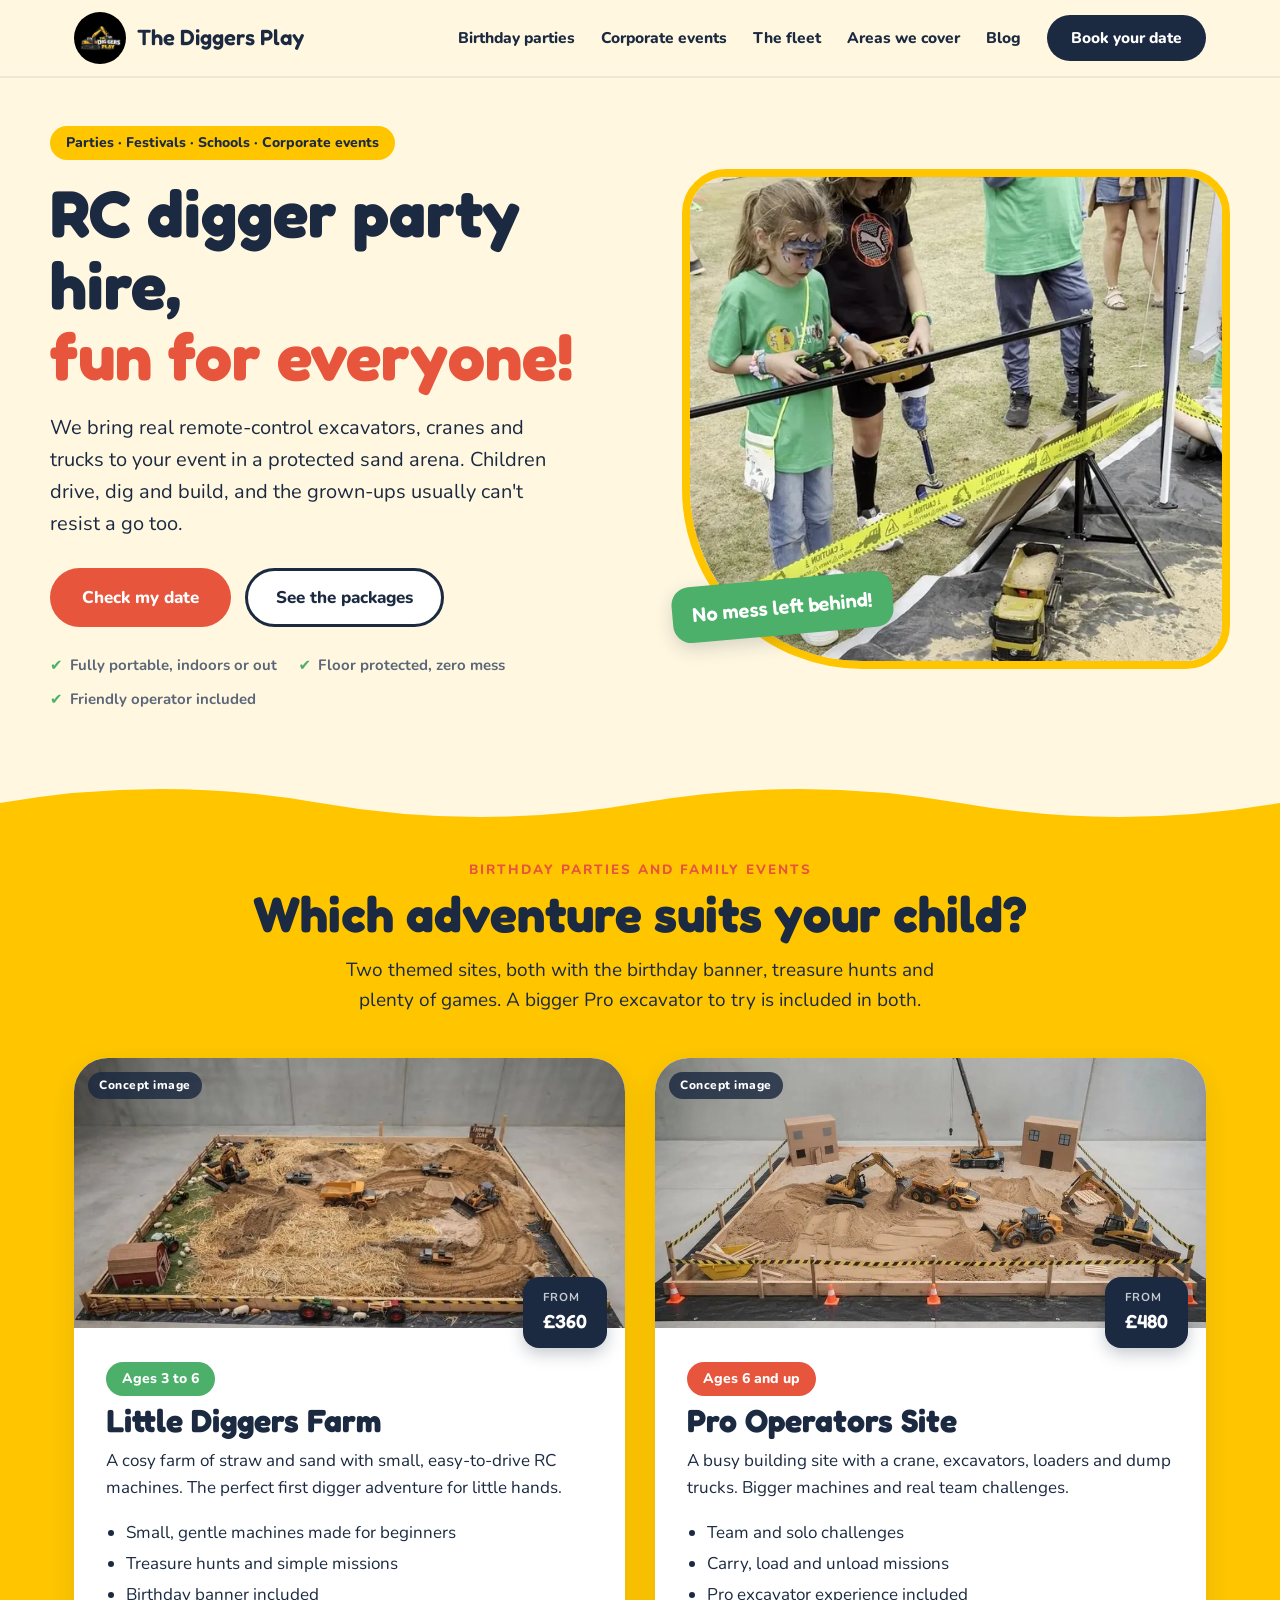
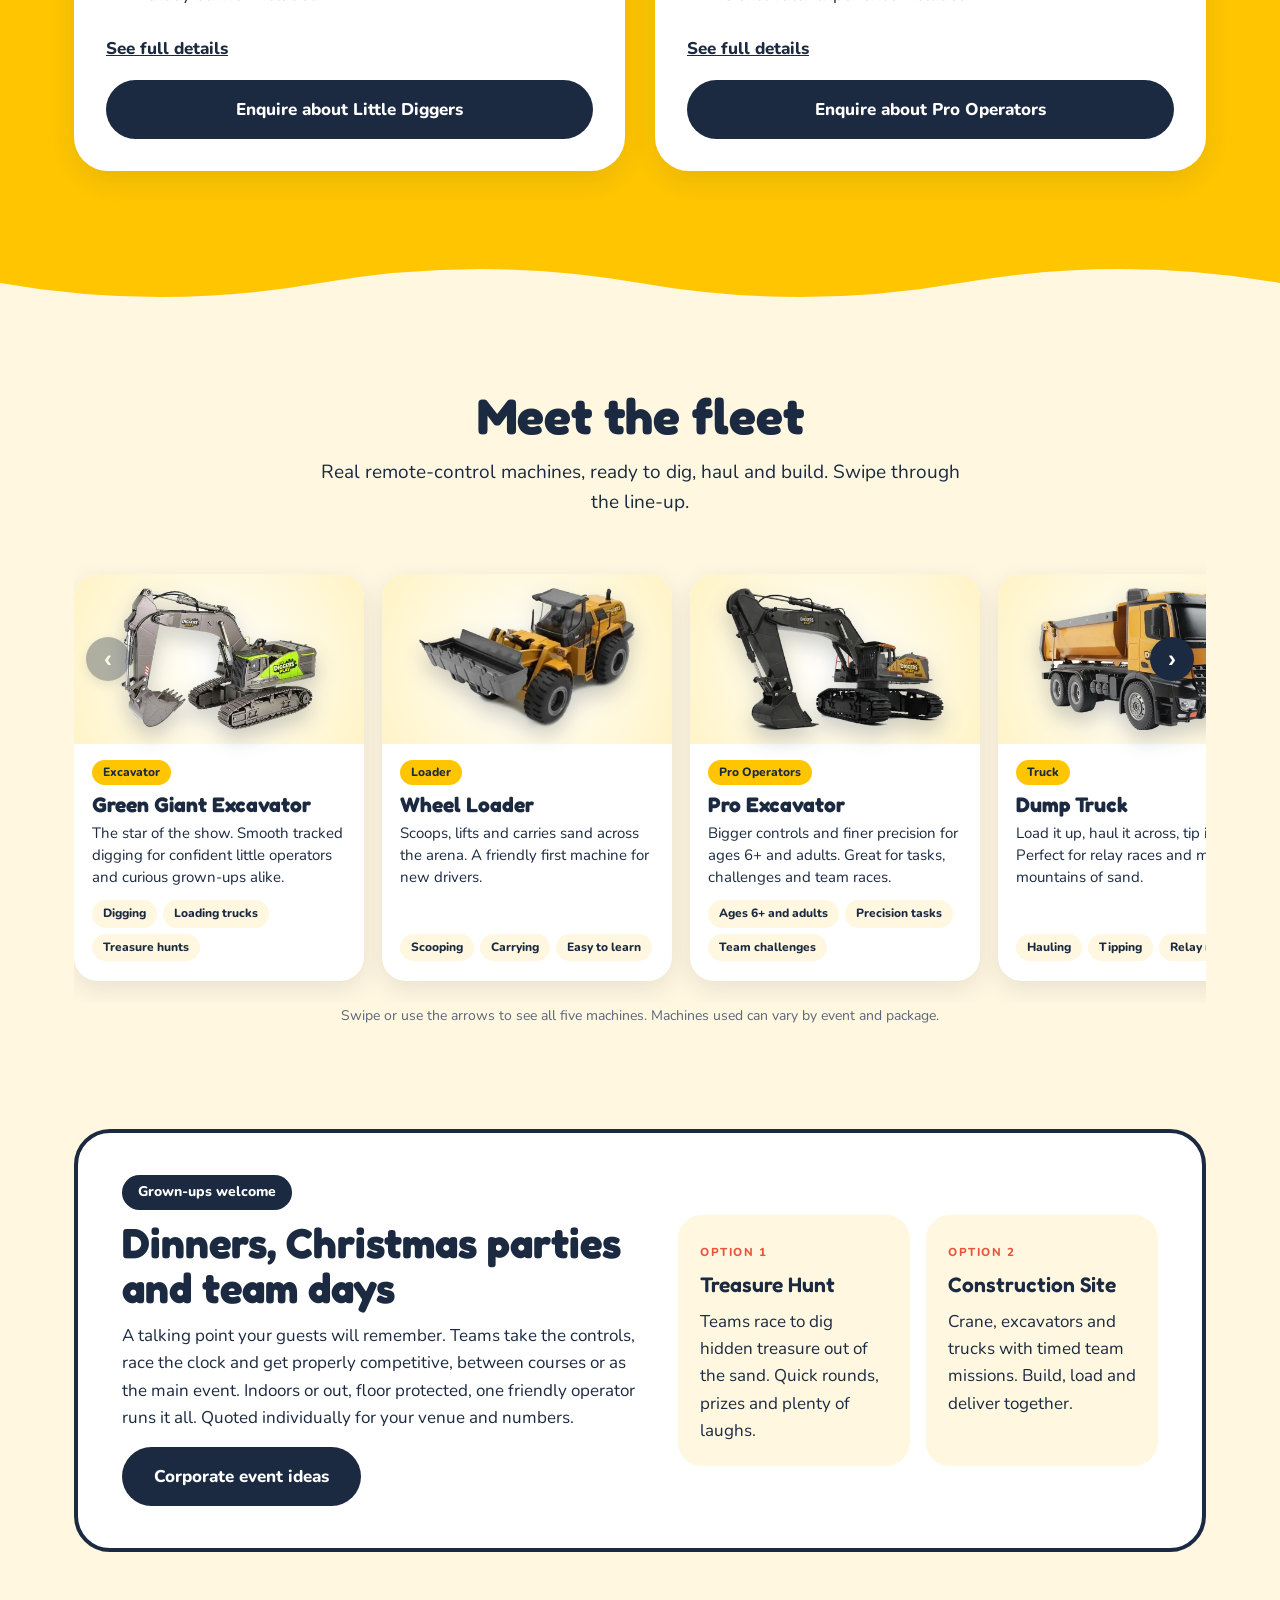
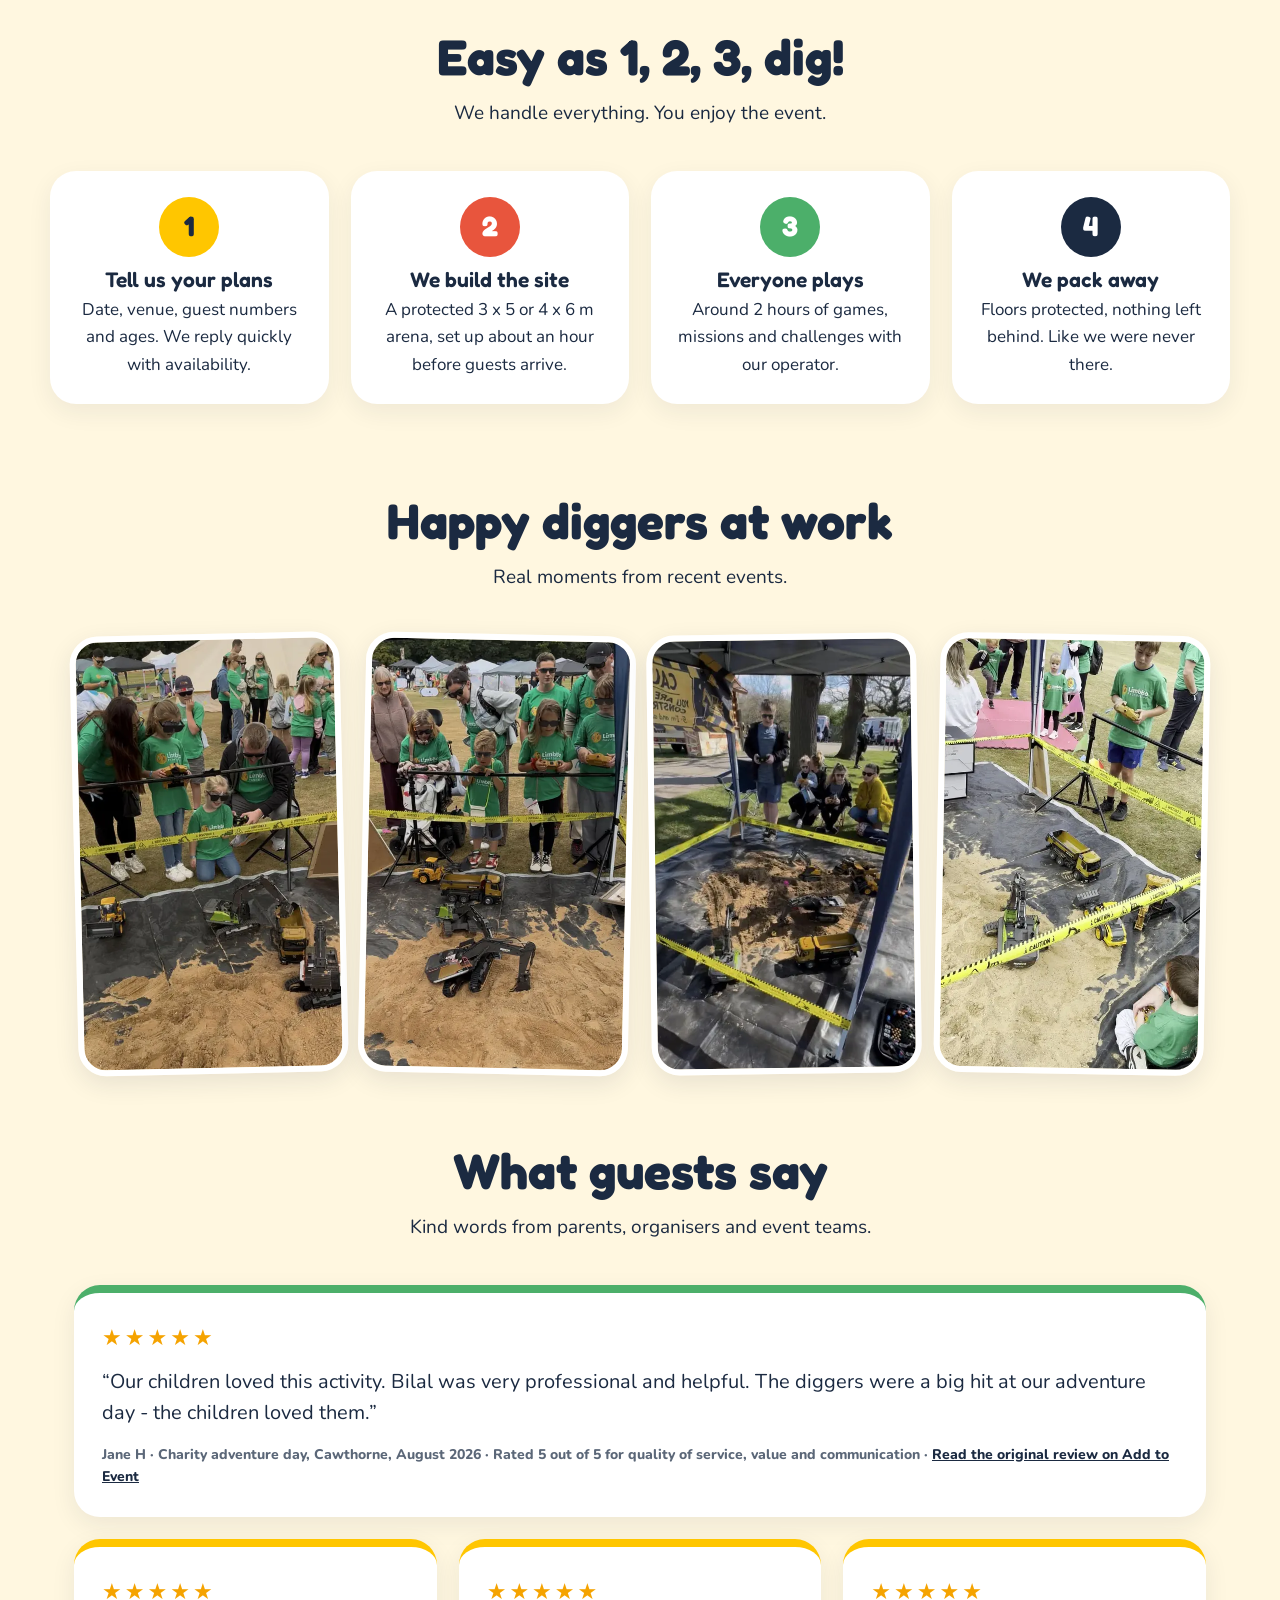
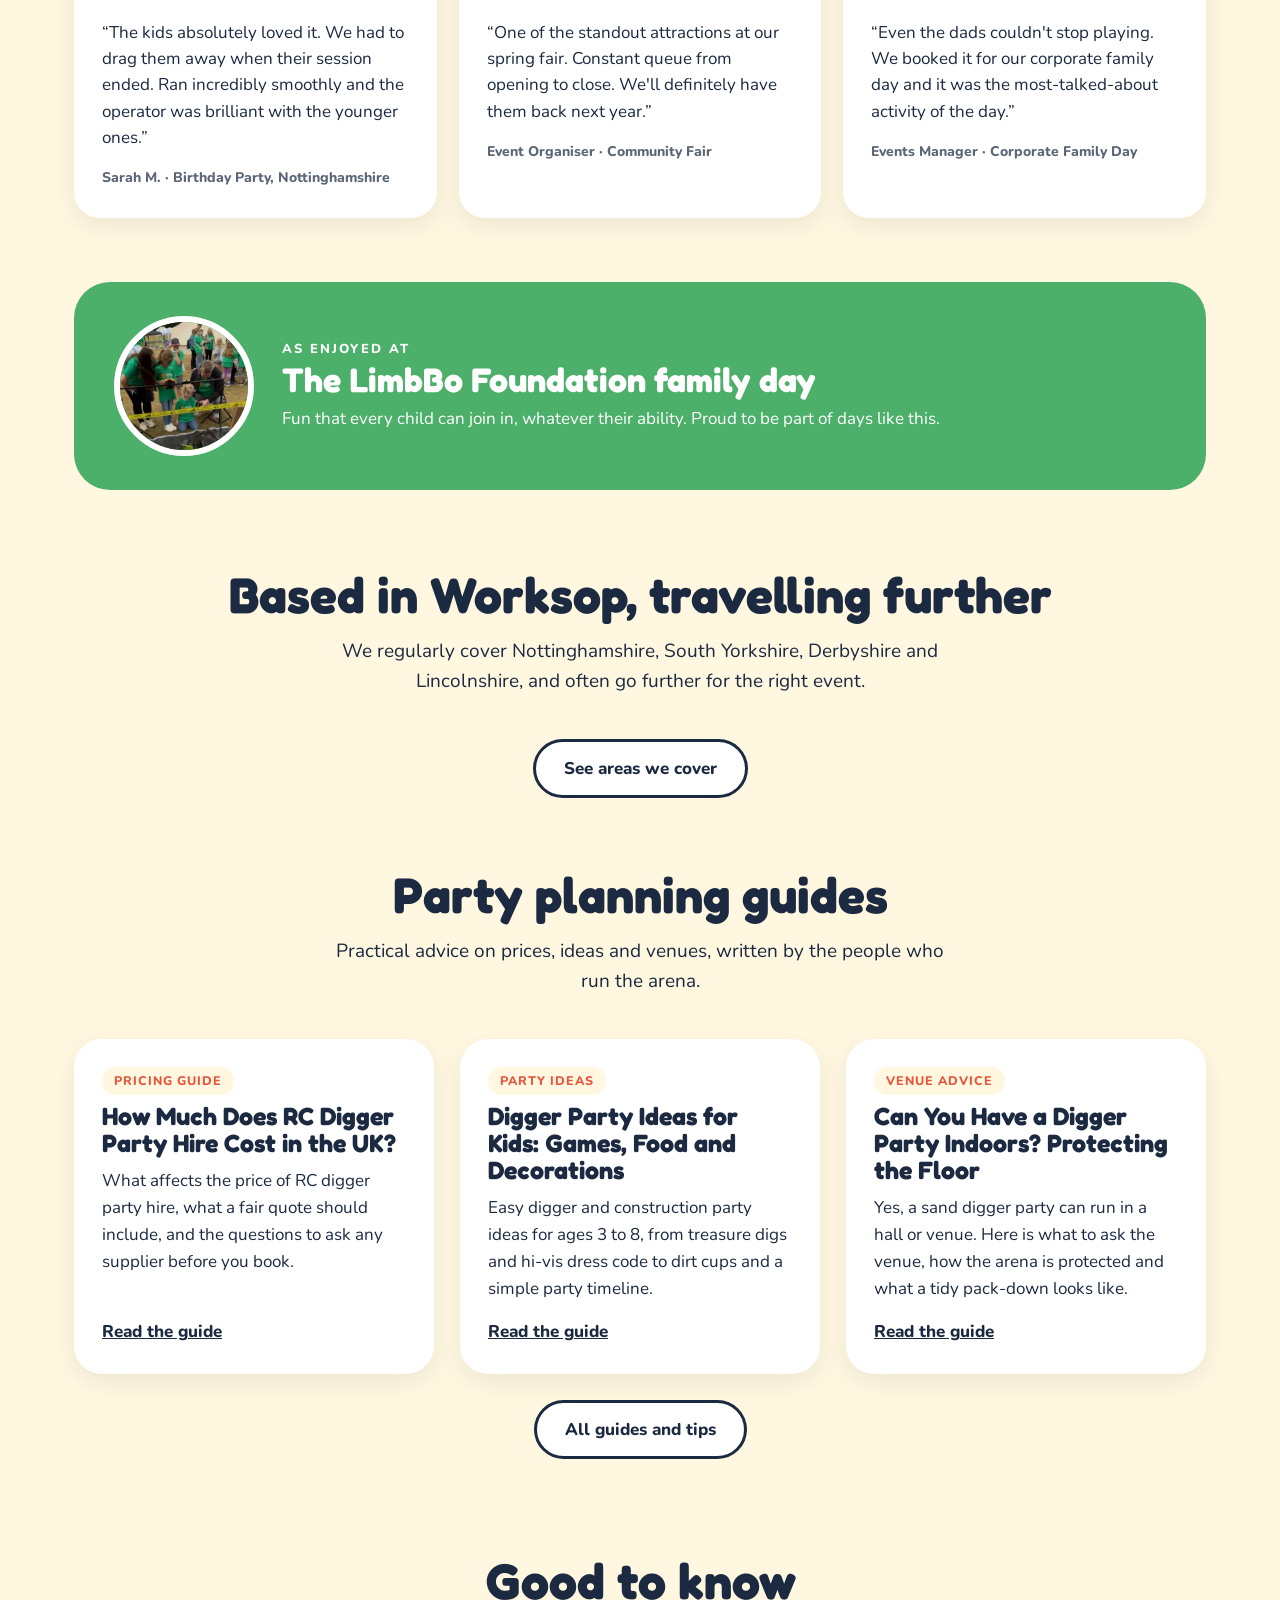
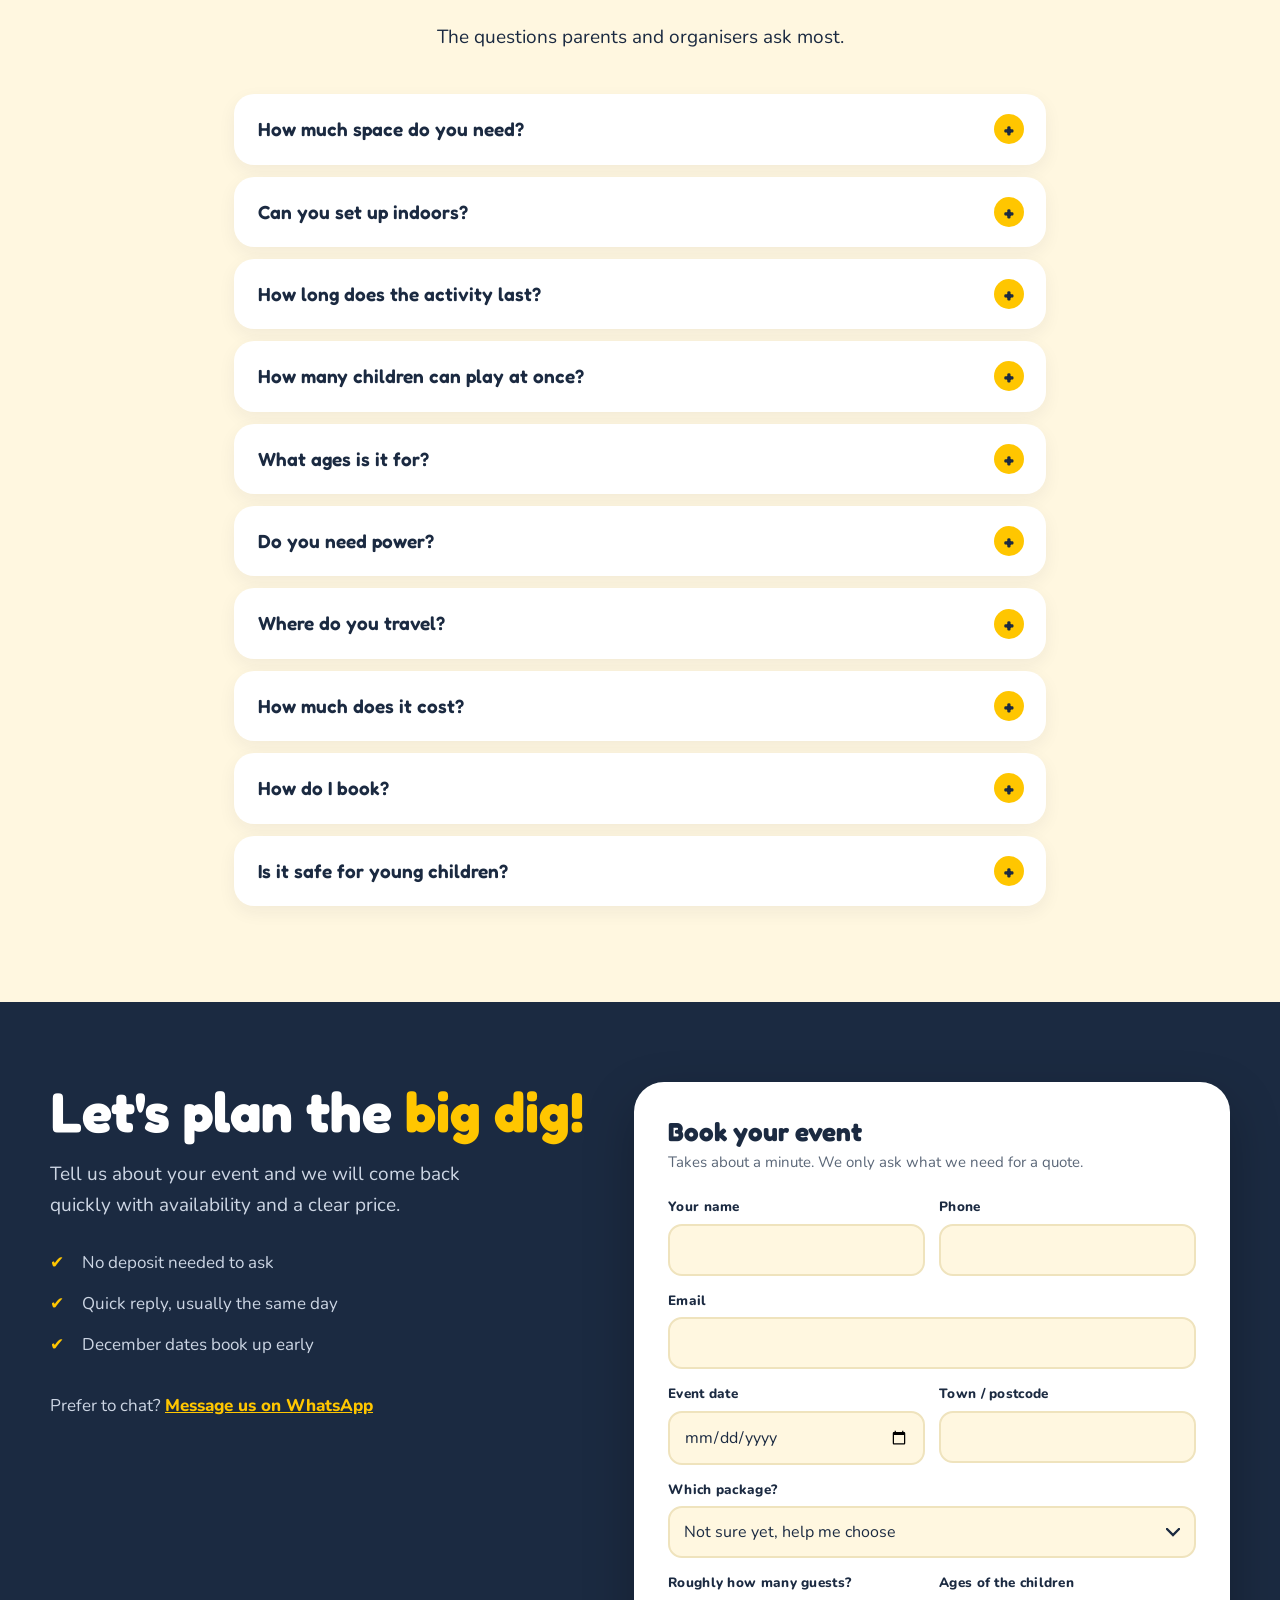
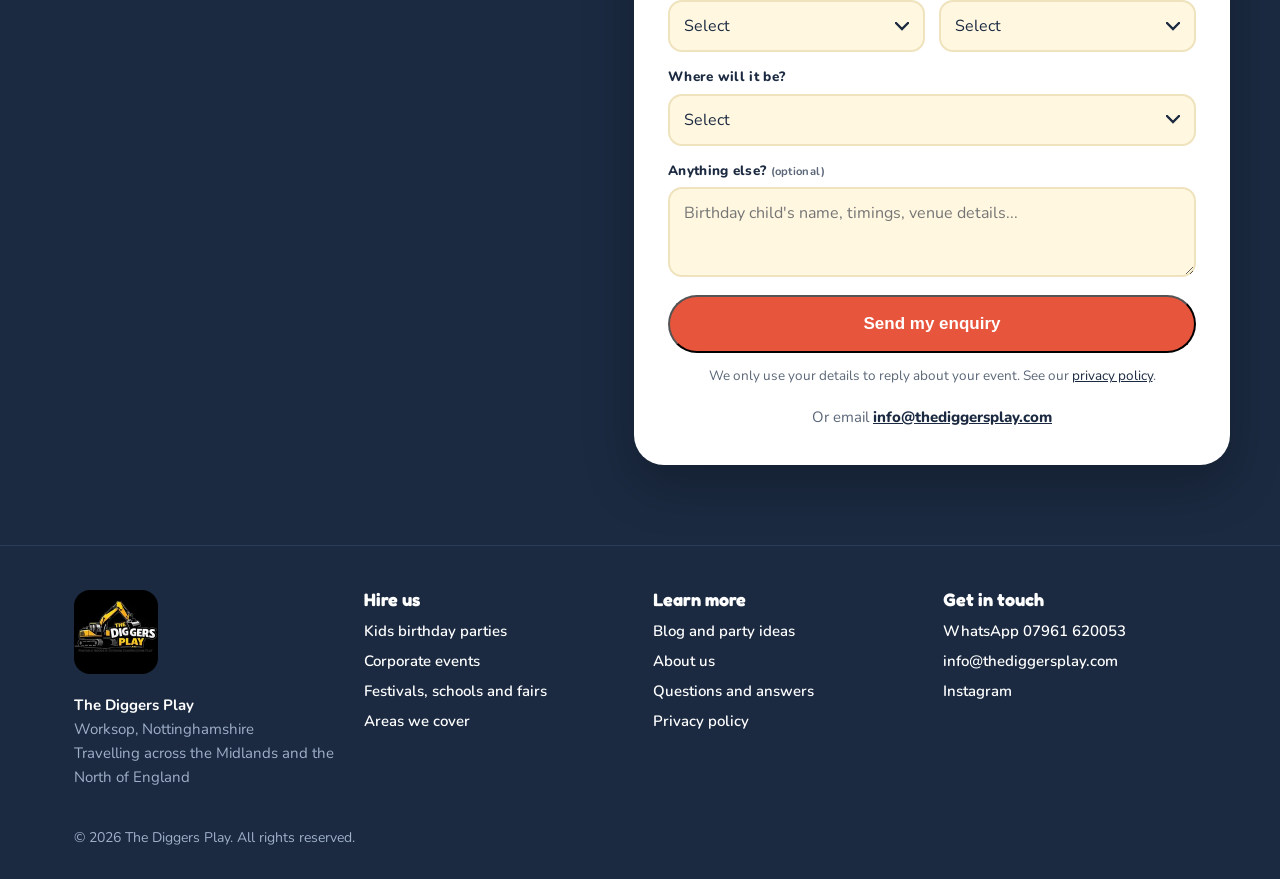
<file: index.html>
<!doctype html>
<html lang="en-GB">
<head>
<meta charset="utf-8">
<meta name="viewport" content="width=device-width, initial-scale=1">
<title>RC Digger Party Hire | The Diggers Play, Worksop</title>
<meta name="description" content="Real remote-control diggers, cranes and trucks at your party, fair or corporate event. Protected sand arena, indoors or out. Based in Worksop. From £360.">
<link rel="canonical" href="https://thediggersplay.com/">
<meta name="robots" content="index, follow, max-image-preview:large">
<meta name="theme-color" content="#ffc600">
<meta property="og:site_name" content="The Diggers Play">
<meta property="og:locale" content="en_GB">
<meta property="og:type" content="website">
<meta property="og:title" content="RC Digger Party Hire | The Diggers Play, Worksop">
<meta property="og:description" content="Real remote-control diggers, cranes and trucks at your party, fair or corporate event. Protected sand arena, indoors or out. Based in Worksop. From £360.">
<meta property="og:url" content="https://thediggersplay.com/">
<meta property="og:image" content="https://thediggersplay.com/og-image.jpg">
<meta property="og:image:width" content="1200">
<meta property="og:image:height" content="630">
<meta name="twitter:card" content="summary_large_image">
<meta name="twitter:title" content="RC Digger Party Hire | The Diggers Play, Worksop">
<meta name="twitter:description" content="Real remote-control diggers, cranes and trucks at your party, fair or corporate event. Protected sand arena, indoors or out. Based in Worksop. From £360.">
<meta name="twitter:image" content="https://thediggersplay.com/og-image.jpg">
<link rel="icon" href="/favicon.ico" sizes="48x48">
<link rel="icon" type="image/png" sizes="32x32" href="/favicon-32.png">
<link rel="apple-touch-icon" href="/apple-touch-icon.png">
<link rel="manifest" href="/site.webmanifest">
<link rel="preload" href="/assets/fonts/fredoka-latin-700-normal.woff2" as="font" type="font/woff2" crossorigin>
<link rel="preload" href="/assets/fonts/nunito-latin-400-normal.woff2" as="font" type="font/woff2" crossorigin>
<link rel="preload" as="image" href="/photos/rc-excavator-child-hero-1000.webp" imagesrcset="/photos/rc-excavator-child-hero-640.webp 640w, /photos/rc-excavator-child-hero-1000.webp 1000w" imagesizes="(max-width:860px) 92vw, 560px" fetchpriority="high">
<link rel="stylesheet" href="/assets/style.css">
<script>document.documentElement.classList.add('js')</script>
<script type="application/ld+json">{"@context":"https://schema.org","@type":["LocalBusiness","EntertainmentBusiness"],"@id":"https://thediggersplay.com/#business","name":"The Diggers Play","alternateName":"The Diggers Play RC Digger Hire","description":"Portable remote-control construction play experience for children's birthday parties, festivals, schools and corporate events. Real RC excavators, loaders, cranes and trucks in a protected sand arena, indoors or outdoors.","url":"https://thediggersplay.com/","logo":"https://thediggersplay.com/icon-512.png","image":"https://thediggersplay.com/og-image.jpg","email":"info@thediggersplay.com","telephone":"+447961620053","priceRange":"££","slogan":"Portable Indoor & Outdoor Construction Play","address":{"@type":"PostalAddress","addressLocality":"Worksop","addressRegion":"Nottinghamshire","addressCountry":"GB"},"areaServed":[{"@type":"AdministrativeArea","name":"Nottinghamshire"},{"@type":"AdministrativeArea","name":"South Yorkshire"},{"@type":"AdministrativeArea","name":"Derbyshire"},{"@type":"AdministrativeArea","name":"Lincolnshire"},{"@type":"AdministrativeArea","name":"West Yorkshire"},{"@type":"AdministrativeArea","name":"Leicestershire"}],"sameAs":["https://www.instagram.com/thediggersplay"],"founder":{"@type":"Person","name":"Bilal Köse","url":"https://thediggersplay.com/about/"}}</script>
<script type="application/ld+json">{"@context":"https://schema.org","@type":"WebSite","@id":"https://thediggersplay.com/#website","url":"https://thediggersplay.com/","name":"The Diggers Play","inLanguage":"en-GB","publisher":{"@id":"https://thediggersplay.com/#business"}}</script>
<script type="application/ld+json">{"@context":"https://schema.org","@type":"FAQPage","mainEntity":[{"@type":"Question","name":"How much space do you need?","acceptedAnswer":{"@type":"Answer","text":"Our arena is 3 x 5 or 4 x 6 metres, depending on your space, plus a little room for guests to stand around the caution tape. We can fit most halls, gardens and event spaces."}},{"@type":"Question","name":"Can you set up indoors?","acceptedAnswer":{"@type":"Answer","text":"Yes. The floor is fully protected with heavy-duty sheeting, so village halls, marquees and function rooms are all fine, and we leave no sand behind. Read how indoor set-ups work."}},{"@type":"Question","name":"How long does the activity last?","acceptedAnswer":{"@type":"Answer","text":"Around 2 hours of play, and we can flex a little either way on the day. We arrive about an hour before to set up and pack down afterwards."}},{"@type":"Question","name":"How many children can play at once?","acceptedAnswer":{"@type":"Answer","text":"Between 3 and 6 children can drive in the arena at the same time, either in group games and races or in free play. At bigger parties we rotate small groups so everyone gets a proper turn."}},{"@type":"Question","name":"What ages is it for?","acceptedAnswer":{"@type":"Answer","text":"Little Diggers Farm suits ages 3 to 6 and Pro Operators suits ages 6 and up. Adults get just as competitive at corporate events. A bigger Pro excavator to try is included for confident drivers."}},{"@type":"Question","name":"Do you need power?","acceptedAnswer":{"@type":"Answer","text":"The machines are battery powered. One standard socket nearby for recharging controllers is helpful but not essential for shorter events."}},{"@type":"Question","name":"Where do you travel?","acceptedAnswer":{"@type":"Answer","text":"We are based in Worksop, Nottinghamshire and regularly cover Nottinghamshire, South Yorkshire, Derbyshire and Lincolnshire. West Yorkshire, Leicestershire and the West Midlands are often possible too. See our areas we cover page or just ask."}},{"@type":"Question","name":"How much does it cost?","acceptedAnswer":{"@type":"Answer","text":"Little Diggers Farm starts from £360 and Pro Operators from £480, depending on your location and timings. Corporate events are quoted individually. December dates book up early, so get in touch soon. See what affects the price."}},{"@type":"Question","name":"How do I book?","acceptedAnswer":{"@type":"Answer","text":"Send the enquiry form below with your date, venue and guest numbers. We reply with availability and a clear price, and once you are happy we send a booking confirmation and a secure payment link for the deposit."}},{"@type":"Question","name":"Is it safe for young children?","acceptedAnswer":{"@type":"Answer","text":"A friendly operator runs the session, the arena is marked out with caution tape, and children wait outside it until it is their turn. The machines are remote-control models, and we choose smaller, gentler ones for the younger age group."}}]}</script>
</head>
<body>
<a class="skip" href="#main">Skip to content</a>
<nav class="nav" aria-label="Main">
  <div class="nav-in">
    <a class="brand" href="/"><img src="/photos/the-diggers-play-logo-nav.png" width="52" height="52" alt="The Diggers Play logo"><span>The Diggers Play</span></a>
    <button class="burger" id="burger" aria-label="Open menu" aria-expanded="false" aria-controls="navLinks"><span></span><span></span><span></span></button>
    <div class="nav-links" id="navLinks">
      <a href="/kids-birthday-parties/">Birthday parties</a>
      <a href="/corporate-events/">Corporate events</a>
      <a href="/#fleet">The fleet</a>
      <a href="/areas-we-cover/">Areas we cover</a>
      <a href="/blog/">Blog</a>
      <a class="cta" href="/#book">Book your date</a>
    </div>
  </div>
</nav>
<main id="main">

<header class="wrap hero" id="top">
  <div class="hero-txt">
    <span class="badge" style="background:var(--yellow)">Parties · Festivals · Schools · Corporate events</span>
    <h1 style="margin-top:18px">RC digger party hire,<br><em>fun for everyone!</em></h1>
    <p>We bring real remote-control excavators, cranes and trucks to your event in a protected sand arena. Children drive, dig and build, and the grown-ups usually can't resist a go too.</p>
    <div class="hero-cta">
      <a class="btn btn-red" href="#book">Check my date</a>
      <a class="btn btn-line" href="#packages">See the packages</a>
    </div>
    <div class="trustline">
      <span>Fully portable, indoors or out</span>
      <span>Floor protected, zero mess</span>
      <span>Friendly operator included</span>
    </div>
  </div>
  <div class="hero-img">
    <img src="/photos/rc-excavator-child-hero-1000.webp" srcset="/photos/rc-excavator-child-hero-640.webp 640w, /photos/rc-excavator-child-hero-1000.webp 1000w" sizes="(max-width:860px) 92vw, 560px" width="1000" height="1100" fetchpriority="high" decoding="async" alt="A girl using a remote control to drive an RC excavator in a sand arena at a family event">
    <div class="sticker">No mess left behind!</div>
  </div>
</header>

<svg class="wave" viewBox="0 0 1360 56" preserveAspectRatio="none" aria-hidden="true"><path d="M0 28 Q 170 0 340 28 T 680 28 T 1020 28 T 1360 28 V56 H0 Z" fill="#ffc600"></path></svg>

<section class="sec-yellow sec-pad" id="packages">
  <div class="wrap center">
    <div class="kicker">Birthday parties and family events</div>
    <h2 class="h2">Which adventure suits your child?</h2>
    <p class="sub">Two themed sites, both with the birthday banner, treasure hunts and plenty of games. A bigger Pro excavator to try is included in both.</p>
    <div class="cards" style="text-align:left">

      <div class="card">
        <div class="card-img">
          <img src="/photos/little-diggers-farm-arena-concept.webp" width="900" height="491" loading="lazy" decoding="async" alt="Little Diggers Farm themed arena with straw, sand and small RC machines (concept image)">
          <span class="concept">Concept image</span>
          <div class="price-tag"><small>From</small>£360</div>
        </div>
        <div class="card-body">
          <span class="badge" style="background:var(--green);color:#fff;align-self:flex-start">Ages 3 to 6</span>
          <h3>Little Diggers Farm</h3>
          <p style="margin:0 0 14px">A cosy farm of straw and sand with small, easy-to-drive RC machines. The perfect first digger adventure for little hands.</p>
          <ul>
            <li>Small, gentle machines made for beginners</li>
            <li>Treasure hunts and simple missions</li>
            <li>Birthday banner included</li>
          </ul>
          <a class="pkg-more" href="/kids-birthday-parties/#little-diggers">See full details</a>
          <a class="btn btn-navy" href="#book" data-pkg="Little Diggers Farm (ages 3-6)">Enquire about Little Diggers</a>
        </div>
      </div>

      <div class="card">
        <div class="card-img">
          <img src="/photos/pro-operators-construction-site-concept.webp" width="900" height="491" loading="lazy" decoding="async" alt="Pro Operators construction site arena with crane, excavators and trucks (concept image)">
          <span class="concept">Concept image</span>
          <div class="price-tag"><small>From</small>£480</div>
        </div>
        <div class="card-body">
          <span class="badge" style="background:var(--red);color:#fff;align-self:flex-start">Ages 6 and up</span>
          <h3>Pro Operators Site</h3>
          <p style="margin:0 0 14px">A busy building site with a crane, excavators, loaders and dump trucks. Bigger machines and real team challenges.</p>
          <ul>
            <li>Team and solo challenges</li>
            <li>Carry, load and unload missions</li>
            <li>Pro excavator experience included</li>
          </ul>
          <a class="pkg-more" href="/kids-birthday-parties/#pro-operators">See full details</a>
          <a class="btn btn-navy" href="#book" data-pkg="Pro Operators Site (ages 6+)">Enquire about Pro Operators</a>
        </div>
      </div>

    </div>
  </div>
</section>
<svg class="wave" viewBox="0 0 1360 56" preserveAspectRatio="none" aria-hidden="true" style="transform:scaleY(-1)"><path d="M0 28 Q 170 0 340 28 T 680 28 T 1020 28 T 1360 28 V56 H0 Z" fill="#ffc600"></path></svg>

<section class="wrap" id="fleet" style="padding:72px 24px 24px">
  <div class="center">
    <h2 class="h2">Meet the fleet</h2>
    <p class="sub">Real remote-control machines, ready to dig, haul and build. Swipe through the line-up.</p>
  </div>
  <div class="fleet-wrap">
    <button type="button" class="fleet-arrow prev" id="fPrev" aria-label="Previous machines">&#8249;</button>
    <button type="button" class="fleet-arrow next" id="fNext" aria-label="Next machines">&#8250;</button>
    <div class="fleet-track" id="fleetTrack" role="region" aria-label="Our machines, swipe or scroll sideways" tabindex="-1">
    <article class="fleet-card" tabindex="0" aria-label="Green Giant Excavator">
      <div class="fleet-pic"><img src="/photos/green-giant-rc-excavator.webp" width="722" height="522" alt="Green Giant RC excavator with tracks and a large bucket"></div>
      <div class="fleet-info">
        <span class="badge">Excavator</span>
        <h3>Green Giant Excavator</h3>
        <p>The star of the show. Smooth tracked digging for confident little operators and curious grown-ups alike.</p>
        <ul><li>Digging</li><li>Loading trucks</li><li>Treasure hunts</li></ul>
      </div>
    </article>
    <article class="fleet-card" tabindex="0" aria-label="Wheel Loader">
      <div class="fleet-pic"><img src="/photos/rc-wheel-loader.webp" width="720" height="474" alt="Yellow RC wheel loader with a front bucket"></div>
      <div class="fleet-info">
        <span class="badge">Loader</span>
        <h3>Wheel Loader</h3>
        <p>Scoops, lifts and carries sand across the arena. A friendly first machine for new drivers.</p>
        <ul><li>Scooping</li><li>Carrying</li><li>Easy to learn</li></ul>
      </div>
    </article>
    <article class="fleet-card" tabindex="0" aria-label="Pro Excavator">
      <div class="fleet-pic"><img src="/photos/pro-rc-excavator.webp" width="720" height="471" alt="Large black Pro RC excavator with a long digging arm" loading="lazy" decoding="async"></div>
      <div class="fleet-info">
        <span class="badge">Pro Operators</span>
        <h3>Pro Excavator</h3>
        <p>Bigger controls and finer precision for ages 6+ and adults. Great for tasks, challenges and team races.</p>
        <ul><li>Ages 6+ and adults</li><li>Precision tasks</li><li>Team challenges</li></ul>
      </div>
    </article>
    <article class="fleet-card" tabindex="0" aria-label="Dump Truck">
      <div class="fleet-pic"><img src="/photos/rc-dump-truck.webp" width="720" height="493" alt="Yellow RC dump truck with a tipping body" loading="lazy" decoding="async"></div>
      <div class="fleet-info">
        <span class="badge">Truck</span>
        <h3>Dump Truck</h3>
        <p>Load it up, haul it across, tip it out. Perfect for relay races and moving mountains of sand.</p>
        <ul><li>Hauling</li><li>Tipping</li><li>Relay races</li></ul>
      </div>
    </article>
    <article class="fleet-card" tabindex="0" aria-label="Tipper Truck">
      <div class="fleet-pic"><img src="/photos/rc-tipper-truck.webp" width="720" height="460" alt="Yellow multi-axle RC tipper truck with its body raised" loading="lazy" decoding="async"></div>
      <div class="fleet-info">
        <span class="badge">Truck</span>
        <h3>Tipper Truck</h3>
        <p>The heavy hauler of the fleet. A big multi-axle tipper for group tasks and construction challenges.</p>
        <ul><li>Heavy hauling</li><li>Group tasks</li><li>Site challenges</li></ul>
      </div>
    </article>
    </div>
  </div>
  <p class="fleet-note">Swipe or use the arrows to see all five machines. Machines used can vary by event and package.</p>
</section>

<section class="wrap" id="corporate" style="padding-top:8px">
  <div class="corp">
    <div class="corp-txt">
      <span class="badge" style="background:var(--navy);color:#fff">Grown-ups welcome</span>
      <h2>Dinners, Christmas parties and team days</h2>
      <p style="margin:0 0 16px">A talking point your guests will remember. Teams take the controls, race the clock and get properly competitive, between courses or as the main event. Indoors or out, floor protected, one friendly operator runs it all. Quoted individually for your venue and numbers.</p>
      <a class="btn btn-navy" href="/corporate-events/">Corporate event ideas</a>
    </div>
    <div class="corp-opts">
      <div class="opt"><small>OPTION 1</small><b>Treasure Hunt</b>Teams race to dig hidden treasure out of the sand. Quick rounds, prizes and plenty of laughs.</div>
      <div class="opt"><small>OPTION 2</small><b>Construction Site</b>Crane, excavators and trucks with timed team missions. Build, load and deliver together.</div>
    </div>
  </div>
</section>

<section class="wrap sec-pad" id="how" style="padding-top:72px">
  <div class="center">
    <h2 class="h2">Easy as 1, 2, 3, dig!</h2>
    <p class="sub">We handle everything. You enjoy the event.</p>
  </div>
  <div class="steps">
    <div class="step"><div class="num" style="background:var(--yellow)">1</div><h3>Tell us your plans</h3>Date, venue, guest numbers and ages. We reply quickly with availability.</div>
    <div class="step"><div class="num" style="background:var(--red);color:#fff">2</div><h3>We build the site</h3>A protected 3 x 5 or 4 x 6 m arena, set up about an hour before guests arrive.</div>
    <div class="step"><div class="num" style="background:var(--green);color:#fff">3</div><h3>Everyone plays</h3>Around 2 hours of games, missions and challenges with our operator.</div>
    <div class="step"><div class="num" style="background:var(--navy);color:#fff">4</div><h3>We pack away</h3>Floors protected, nothing left behind. Like we were never there.</div>
  </div>
</section>

<section class="wrap" id="gallery" style="padding-bottom:64px">
  <div class="center">
    <h2 class="h2">Happy diggers at work</h2>
    <p class="sub">Real moments from recent events.</p>
  </div>
  <div class="gal"><img src="/photos/family-event-child-driving-rc-excavator-480.webp" srcset="/photos/family-event-child-driving-rc-excavator-480.webp 480w, /photos/family-event-child-driving-rc-excavator-800.webp 800w" sizes="(max-width:600px) 90vw, 280px" width="800" height="1217" alt="A child driving an RC excavator while families watch at a community event" loading="lazy" decoding="async"><img src="/photos/inclusive-play-rc-digger-arena-480.webp" srcset="/photos/inclusive-play-rc-digger-arena-480.webp 480w, /photos/inclusive-play-rc-digger-arena-800.webp 800w" sizes="(max-width:600px) 90vw, 280px" width="800" height="1369" alt="Inclusive play: every child gets a turn at the controls of an RC digger" loading="lazy" decoding="async"><img src="/photos/rc-digger-arena-gazebo-park-event-480.webp" srcset="/photos/rc-digger-arena-gazebo-park-event-480.webp 480w, /photos/rc-digger-arena-gazebo-park-event-800.webp 800w" sizes="(max-width:600px) 90vw, 280px" width="800" height="1216" alt="The Diggers Play sand arena under a gazebo at a park event" loading="lazy" decoding="async"><img src="/photos/rc-excavator-dump-truck-loader-sand-arena-480.webp" srcset="/photos/rc-excavator-dump-truck-loader-sand-arena-480.webp 480w, /photos/rc-excavator-dump-truck-loader-sand-arena-800.webp 800w" sizes="(max-width:600px) 90vw, 280px" width="800" height="1422" alt="RC excavator, dump truck and loader working in the sand arena at a family day" loading="lazy" decoding="async"></div>
</section>

<section class="wrap" id="reviews" style="padding-bottom:64px">
  <div class="center">
    <h2 class="h2">What guests say</h2>
    <p class="sub">Kind words from parents, organisers and event teams.</p>
  </div>
  <div class="rev">
    <figure class="feat"><div class="stars" role="img" aria-label="5 out of 5 stars">★★★★★</div><blockquote>&ldquo;Our children loved this activity. Bilal was very professional and helpful. The diggers were a big hit at our adventure day - the children loved them.&rdquo;</blockquote><figcaption>Jane H · Charity adventure day, Cawthorne, August 2026 · Rated 5 out of 5 for quality of service, value and communication · <a href="https://www.addtoevent.co.uk/the-diggers-play/reviews/9268222" rel="noopener">Read the original review on Add to Event</a></figcaption></figure>
    <figure><div class="stars" role="img" aria-label="5 out of 5 stars">★★★★★</div><blockquote>&ldquo;The kids absolutely loved it. We had to drag them away when their session ended. Ran incredibly smoothly and the operator was brilliant with the younger ones.&rdquo;</blockquote><figcaption>Sarah M. · Birthday Party, Nottinghamshire</figcaption></figure>
    <figure><div class="stars" role="img" aria-label="5 out of 5 stars">★★★★★</div><blockquote>&ldquo;One of the standout attractions at our spring fair. Constant queue from opening to close. We'll definitely have them back next year.&rdquo;</blockquote><figcaption>Event Organiser · Community Fair</figcaption></figure>
    <figure><div class="stars" role="img" aria-label="5 out of 5 stars">★★★★★</div><blockquote>&ldquo;Even the dads couldn't stop playing. We booked it for our corporate family day and it was the most-talked-about activity of the day.&rdquo;</blockquote><figcaption>Events Manager · Corporate Family Day</figcaption></figure>
  </div>
</section>

<section class="wrap" style="padding-bottom:72px">
  <div class="limbbo">
    <img src="/photos/limbbo-family-day-rc-digger-arena.webp" width="300" height="300" loading="lazy" decoding="async" alt="Children enjoying The Diggers Play at the LimbBo Foundation family day">
    <div style="flex:1 1 360px">
      <div style="font-weight:800;font-size:13px;letter-spacing:2px;text-transform:uppercase">As enjoyed at</div>
      <h2>The LimbBo Foundation family day</h2>
      <p style="margin:0">Fun that every child can join in, whatever their ability. Proud to be part of days like this.</p>
    </div>
  </div>
</section>

<section class="wrap" id="areas" style="padding-bottom:64px">
  <div class="center">
    <h2 class="h2">Based in Worksop, travelling further</h2>
    <p class="sub">We regularly cover Nottinghamshire, South Yorkshire, Derbyshire and Lincolnshire, and often go further for the right event.</p>
    <a class="btn btn-line" href="/areas-we-cover/">See areas we cover</a>
  </div>
</section>

<section class="wrap" id="guides" style="padding-bottom:72px">
  <div class="center">
    <h2 class="h2">Party planning guides</h2>
    <p class="sub">Practical advice on prices, ideas and venues, written by the people who run the arena.</p>
  </div>
  <div class="post-grid"><article class="post-card"><span class="tag">Pricing guide</span><h3><a href="/blog/how-much-does-rc-digger-party-hire-cost/">How Much Does RC Digger Party Hire Cost in the UK?</a></h3><p>What affects the price of RC digger party hire, what a fair quote should include, and the questions to ask any supplier before you book.</p><a class="more" href="/blog/how-much-does-rc-digger-party-hire-cost/">Read the guide</a></article><article class="post-card"><span class="tag">Party ideas</span><h3><a href="/blog/digger-party-ideas-for-kids/">Digger Party Ideas for Kids: Games, Food and Decorations</a></h3><p>Easy digger and construction party ideas for ages 3 to 8, from treasure digs and hi-vis dress code to dirt cups and a simple party timeline.</p><a class="more" href="/blog/digger-party-ideas-for-kids/">Read the guide</a></article><article class="post-card"><span class="tag">Venue advice</span><h3><a href="/blog/can-you-have-a-digger-party-indoors/">Can You Have a Digger Party Indoors? Protecting the Floor</a></h3><p>Yes, a sand digger party can run in a hall or venue. Here is what to ask the venue, how the arena is protected and what a tidy pack-down looks like.</p><a class="more" href="/blog/can-you-have-a-digger-party-indoors/">Read the guide</a></article></div>
  <p class="center" style="margin-top:26px"><a class="btn btn-line" href="/blog/">All guides and tips</a></p>
</section>

<section class="wrap faq" id="faq" style="padding-bottom:84px;max-width:860px">
  <div class="center">
    <h2 class="h2">Good to know</h2>
    <p class="sub">The questions parents and organisers ask most.</p>
  </div>
  <details><summary>How much space do you need?</summary><div class="ans">Our arena is 3 x 5 or 4 x 6 metres, depending on your space, plus a little room for guests to stand around the caution tape. We can fit most halls, gardens and event spaces.</div></details><details><summary>Can you set up indoors?</summary><div class="ans">Yes. The floor is fully protected with heavy-duty sheeting, so village halls, marquees and function rooms are all fine, and we leave no sand behind. <a href="/blog/can-you-have-a-digger-party-indoors/">Read how indoor set-ups work</a>.</div></details><details><summary>How long does the activity last?</summary><div class="ans">Around 2 hours of play, and we can flex a little either way on the day. We arrive about an hour before to set up and pack down afterwards.</div></details><details><summary>How many children can play at once?</summary><div class="ans">Between 3 and 6 children can drive in the arena at the same time, either in group games and races or in free play. At bigger parties we rotate small groups so everyone gets a proper turn.</div></details><details><summary>What ages is it for?</summary><div class="ans">Little Diggers Farm suits ages 3 to 6 and Pro Operators suits ages 6 and up. Adults get just as competitive at corporate events. A bigger Pro excavator to try is included for confident drivers.</div></details><details><summary>Do you need power?</summary><div class="ans">The machines are battery powered. One standard socket nearby for recharging controllers is helpful but not essential for shorter events.</div></details><details><summary>Where do you travel?</summary><div class="ans">We are based in Worksop, Nottinghamshire and regularly cover Nottinghamshire, South Yorkshire, Derbyshire and Lincolnshire. West Yorkshire, Leicestershire and the West Midlands are often possible too. See our <a href="/areas-we-cover/">areas we cover</a> page or just ask.</div></details><details><summary>How much does it cost?</summary><div class="ans">Little Diggers Farm starts from £360 and Pro Operators from £480, depending on your location and timings. Corporate events are quoted individually. December dates book up early, so get in touch soon. <a href="/blog/how-much-does-rc-digger-party-hire-cost/">See what affects the price</a>.</div></details><details><summary>How do I book?</summary><div class="ans">Send the enquiry form below with your date, venue and guest numbers. We reply with availability and a clear price, and once you are happy we send a booking confirmation and a secure payment link for the deposit.</div></details><details><summary>Is it safe for young children?</summary><div class="ans">A friendly operator runs the session, the arena is marked out with caution tape, and children wait outside it until it is their turn. The machines are remote-control models, and we choose smaller, gentler ones for the younger age group.</div></details>
</section>

<section class="book" id="book">
  <div class="wrap book-grid">
    <div class="book-txt">
      <h2>Let's plan the <em>big dig!</em></h2>
      <p style="font-size:19px;color:#cdd6e4;max-width:460px">Tell us about your event and we will come back quickly with availability and a clear price.</p>
      <ul class="book-points">
        <li>No deposit needed to ask</li>
        <li>Quick reply, usually the same day</li>
        <li>December dates book up early</li>
      </ul>
      <p style="margin-top:26px;color:#cdd6e4">Prefer to chat? <a href="https://wa.me/447961620053" style="color:var(--yellow);font-weight:800">Message us on WhatsApp</a></p>
    </div>

    <div class="form-card">
      <form name="digger-play-booking" method="POST" action="/thank-you/" data-netlify="true" netlify-honeypot="bot-field" id="bookingForm">
        <input type="hidden" name="form-name" value="digger-play-booking">
        <p style="display:none"><label>Don't fill this in: <input name="bot-field"></label></p>
        <h3>Book your event</h3>
        <p class="fnote">Takes about a minute. We only ask what we need for a quote.</p>
        <div class="fgrid">
          <div class="fg"><label for="f-name">Your name</label><input id="f-name" name="name" required autocomplete="name"></div>
          <div class="fg"><label for="f-phone">Phone</label><input id="f-phone" name="phone" type="tel" required autocomplete="tel"></div>
          <div class="fg full"><label for="f-email">Email</label><input id="f-email" name="email" type="email" required autocomplete="email"></div>
          <div class="fg"><label for="f-date">Event date</label><input id="f-date" name="event-date" type="date"></div>
          <div class="fg"><label for="f-town">Town / postcode</label><input id="f-town" name="town" required autocomplete="postal-code"></div>
          <div class="fg full"><label for="f-pkg">Which package?</label>
            <select id="f-pkg" name="package">
              <option value="">Not sure yet, help me choose</option>
              <option>Little Diggers Farm (ages 3-6)</option>
              <option>Pro Operators Site (ages 6+)</option>
              <option>Corporate / adult event</option>
              <option>Festival or public event</option>
            </select>
          </div>
          <div class="fg"><label for="f-guests">Roughly how many guests?</label>
            <select id="f-guests" name="guest-count">
              <option value="">Select</option>
              <option>Up to 10</option>
              <option>10 to 20</option>
              <option>20 to 40</option>
              <option>40 to 100</option>
              <option>100+</option>
            </select>
          </div>
          <div class="fg"><label for="f-ages">Ages of the children</label>
            <select id="f-ages" name="age-group">
              <option value="">Select</option>
              <option>Mostly 3 to 6</option>
              <option>Mostly 6 to 12</option>
              <option>Mixed ages</option>
              <option>Adults only</option>
            </select>
          </div>
          <div class="fg full"><label for="f-venue">Where will it be?</label>
            <select id="f-venue" name="venue-type">
              <option value="">Select</option>
              <option>Indoors (hall, venue, office)</option>
              <option>Outdoors (garden, field)</option>
              <option>Not decided yet</option>
            </select>
          </div>
          <div class="fg full"><label for="f-msg">Anything else? <small>(optional)</small></label><textarea id="f-msg" name="message" placeholder="Birthday child's name, timings, venue details..."></textarea></div>
        </div>
        <p id="formErr" role="alert" tabindex="-1" hidden style="background:#fde8e4;color:#8a2412;border-radius:12px;padding:12px 14px;margin:14px 0 0;font-weight:700">Sorry, something went wrong. Please try again, or WhatsApp us on 07961 620053.</p>
        <button class="btn btn-red" type="submit" id="sendBtn">Send my enquiry</button>
        <p style="font-size:13.5px;color:var(--muted);text-align:center;margin:12px 0 0">We only use your details to reply about your event. See our <a href="/privacy/">privacy policy</a>.</p>
      </form>
      <div class="alt-contact">Or email <a href="mailto:info@thediggersplay.com">info@thediggersplay.com</a></div>
    </div>
  </div>
</section>

</main>
<footer class="footer">
  <div class="foot-cols">
    <div>
      <img src="/photos/the-diggers-play-logo-footer.webp" width="84" height="84" alt="The Diggers Play: Portable Indoor and Outdoor Construction Play" style="border-radius:16px;margin-bottom:12px" loading="lazy">
      <p><strong style="color:#fff">The Diggers Play</strong><br>Worksop, Nottinghamshire<br>Travelling across the Midlands and the North of England</p>
    </div>
    <div>
      <h2>Hire us</h2>
      <ul>
        <li><a href="/kids-birthday-parties/">Kids birthday parties</a></li>
        <li><a href="/corporate-events/">Corporate events</a></li>
        <li><a href="/festivals-schools-and-community-events/">Festivals, schools and fairs</a></li>
        <li><a href="/areas-we-cover/">Areas we cover</a></li>
      </ul>
    </div>
    <div>
      <h2>Learn more</h2>
      <ul>
        <li><a href="/blog/">Blog and party ideas</a></li>
        <li><a href="/about/">About us</a></li>
        <li><a href="/#faq">Questions and answers</a></li>
        <li><a href="/privacy/">Privacy policy</a></li>
      </ul>
    </div>
    <div>
      <h2>Get in touch</h2>
      <ul>
        <li><a href="https://wa.me/447961620053" rel="noopener">WhatsApp 07961 620053</a></li>
        <li><a href="mailto:info@thediggersplay.com">info@thediggersplay.com</a></li>
        <li><a href="https://www.instagram.com/thediggersplay" rel="noopener">Instagram</a></li>
      </ul>
    </div>
  </div>
  <div class="foot-in" style="padding-top:18px;padding-bottom:30px;font-size:14px">
    <div>&copy; 2026 The Diggers Play. All rights reserved.</div>
  </div>
</footer>
<script src="/assets/site.js" defer></script>
</body>
</html>
</file>
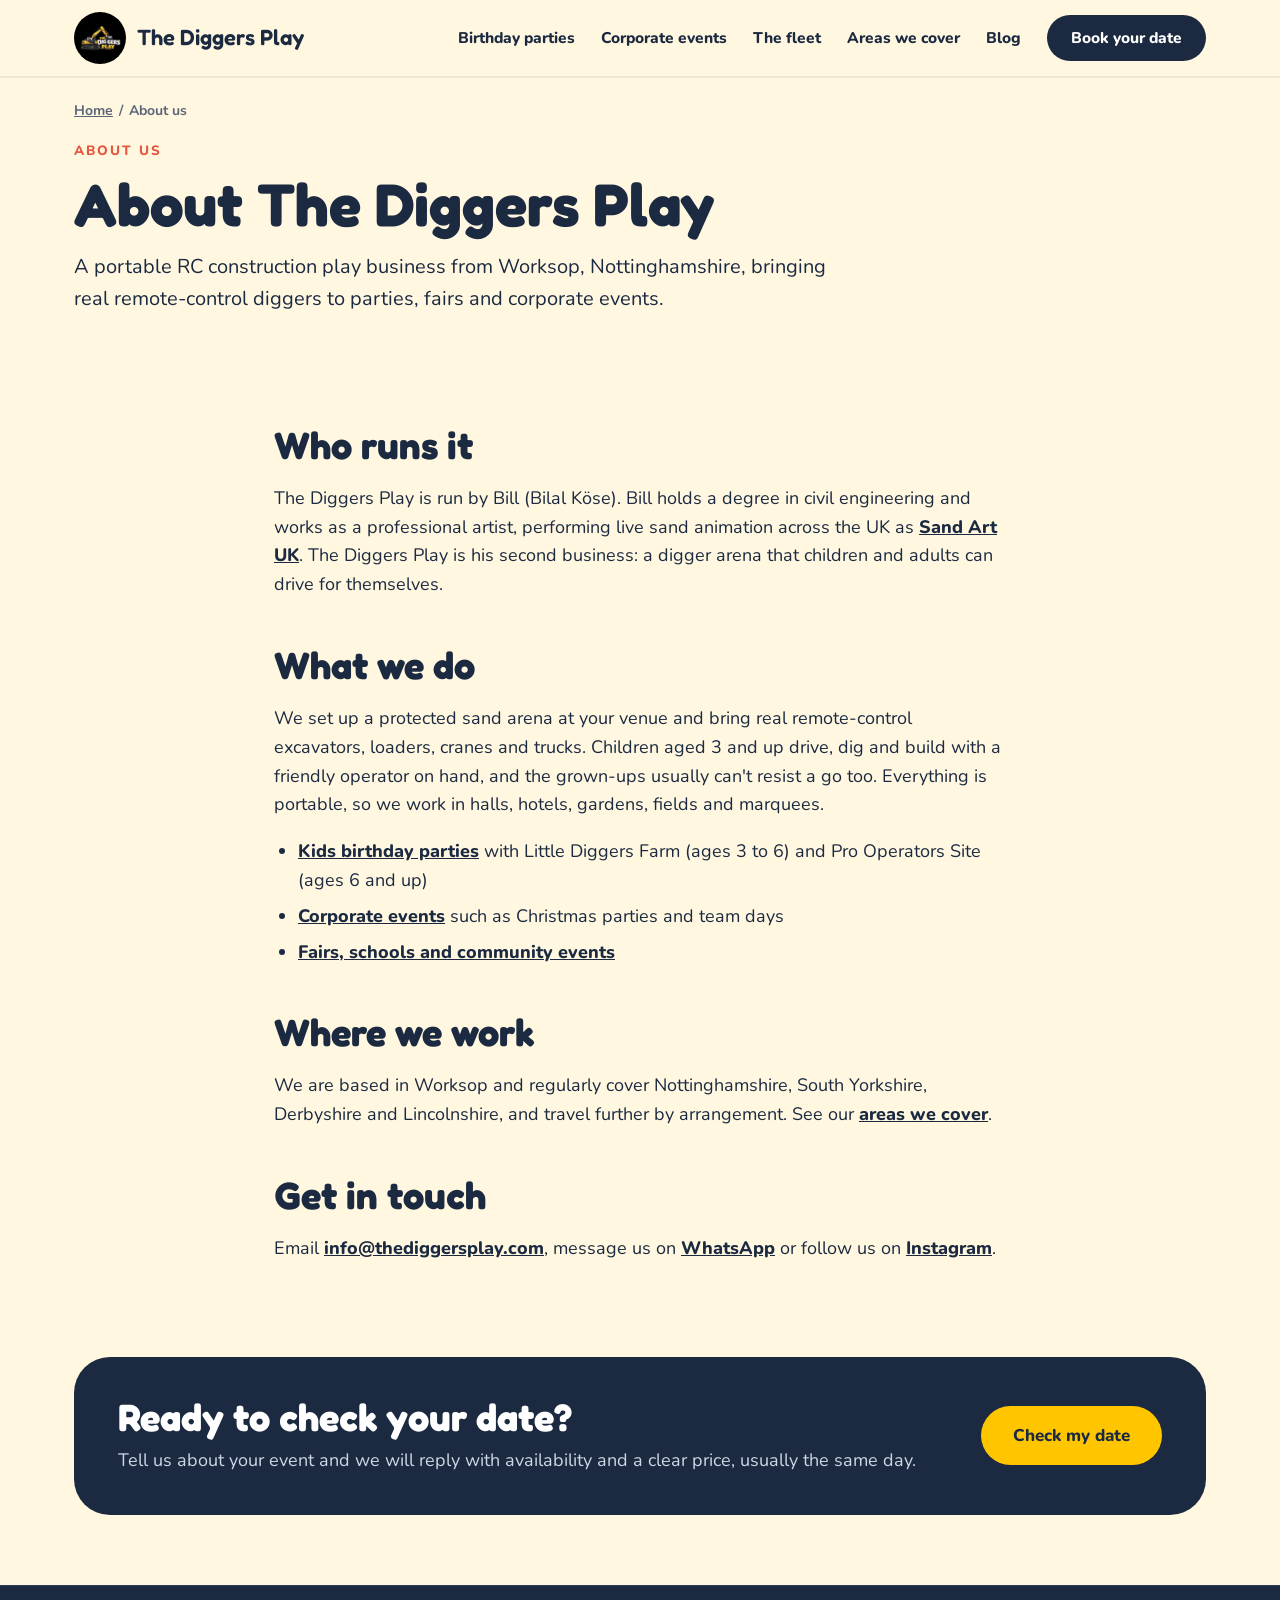
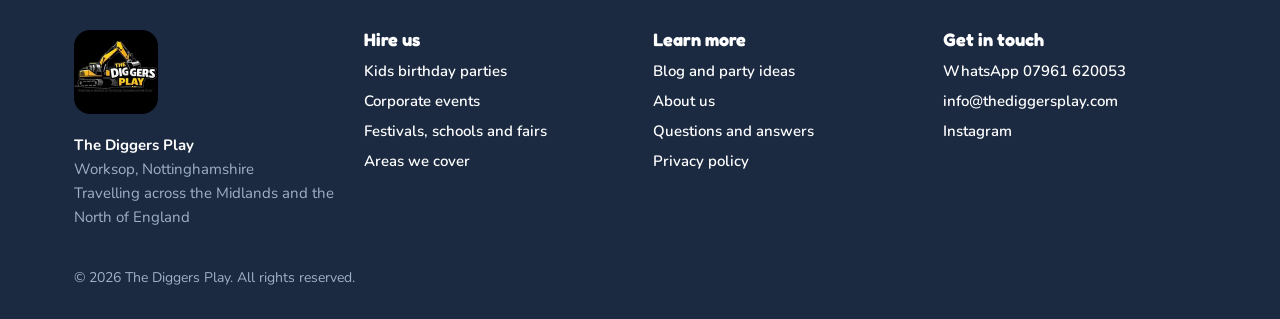
<file: about/index.html>
<!doctype html>
<html lang="en-GB">
<head>
<meta charset="utf-8">
<meta name="viewport" content="width=device-width, initial-scale=1">
<title>About The Diggers Play | Worksop RC Construction Play</title>
<meta name="description" content="Meet The Diggers Play, a portable RC construction play business in Worksop, Nottinghamshire, bringing real remote-control diggers to events.">
<link rel="canonical" href="https://thediggersplay.com/about/">
<meta name="robots" content="index, follow, max-image-preview:large">
<meta name="theme-color" content="#ffc600">
<meta property="og:site_name" content="The Diggers Play">
<meta property="og:locale" content="en_GB">
<meta property="og:type" content="website">
<meta property="og:title" content="About The Diggers Play | Worksop RC Construction Play">
<meta property="og:description" content="Meet The Diggers Play, a portable RC construction play business in Worksop, Nottinghamshire, bringing real remote-control diggers to events.">
<meta property="og:url" content="https://thediggersplay.com/about/">
<meta property="og:image" content="https://thediggersplay.com/og-image.jpg">
<meta property="og:image:width" content="1200">
<meta property="og:image:height" content="630">
<meta name="twitter:card" content="summary_large_image">
<meta name="twitter:title" content="About The Diggers Play | Worksop RC Construction Play">
<meta name="twitter:description" content="Meet The Diggers Play, a portable RC construction play business in Worksop, Nottinghamshire, bringing real remote-control diggers to events.">
<meta name="twitter:image" content="https://thediggersplay.com/og-image.jpg">
<link rel="icon" href="/favicon.ico" sizes="48x48">
<link rel="icon" type="image/png" sizes="32x32" href="/favicon-32.png">
<link rel="apple-touch-icon" href="/apple-touch-icon.png">
<link rel="manifest" href="/site.webmanifest">
<link rel="preload" href="/assets/fonts/fredoka-latin-700-normal.woff2" as="font" type="font/woff2" crossorigin>
<link rel="preload" href="/assets/fonts/nunito-latin-400-normal.woff2" as="font" type="font/woff2" crossorigin>
<link rel="stylesheet" href="/assets/style.css">
<script>document.documentElement.classList.add('js')</script>
<script type="application/ld+json">{"@context":"https://schema.org","@type":"BreadcrumbList","itemListElement":[{"@type":"ListItem","position":1,"name":"Home","item":"https://thediggersplay.com/"},{"@type":"ListItem","position":2,"name":"About us","item":"https://thediggersplay.com/about/"}]}</script>
<script type="application/ld+json">{"@context":"https://schema.org","@type":"AboutPage","url":"https://thediggersplay.com/about/","name":"About The Diggers Play","about":{"@id":"https://thediggersplay.com/#business"}}</script>
</head>
<body>
<a class="skip" href="#main">Skip to content</a>
<nav class="nav" aria-label="Main">
  <div class="nav-in">
    <a class="brand" href="/"><img src="/photos/the-diggers-play-logo-nav.png" width="52" height="52" alt="The Diggers Play logo"><span>The Diggers Play</span></a>
    <button class="burger" id="burger" aria-label="Open menu" aria-expanded="false" aria-controls="navLinks"><span></span><span></span><span></span></button>
    <div class="nav-links" id="navLinks">
      <a href="/kids-birthday-parties/">Birthday parties</a>
      <a href="/corporate-events/">Corporate events</a>
      <a href="/#fleet">The fleet</a>
      <a href="/areas-we-cover/">Areas we cover</a>
      <a href="/blog/">Blog</a>
      <a class="cta" href="/#book">Book your date</a>
    </div>
  </div>
</nav>
<nav class="crumbs wrap" aria-label="Breadcrumb"><a href="/">Home</a><span>/</span><span aria-current="page" style="margin:0">About us</span></nav><main id="main">

<section class="wrap page-hero">
  <div class="kicker">About us</div>
  <h1>About The Diggers Play</h1>
  <p class="lead">A portable RC construction play business from Worksop, Nottinghamshire, bringing real remote-control diggers to parties, fairs and corporate events.</p>
</section>
<section class="wrap prose" style="padding-bottom:20px">
  <h2>Who runs it</h2>
  <p>The Diggers Play is run by Bill (Bilal Köse). Bill holds a degree in civil engineering and works as a professional artist, performing live sand animation across the UK as <a href="https://www.bilalkose.co.uk/" rel="noopener">Sand Art UK</a>. The Diggers Play is his second business: a digger arena that children and adults can drive for themselves.</p>
  <h2>What we do</h2>
  <p>We set up a protected sand arena at your venue and bring real remote-control excavators, loaders, cranes and trucks. Children aged 3 and up drive, dig and build with a friendly operator on hand, and the grown-ups usually can't resist a go too. Everything is portable, so we work in halls, hotels, gardens, fields and marquees.</p>
  <ul>
    <li><a href="/kids-birthday-parties/">Kids birthday parties</a> with Little Diggers Farm (ages 3 to 6) and Pro Operators Site (ages 6 and up)</li>
    <li><a href="/corporate-events/">Corporate events</a> such as Christmas parties and team days</li>
    <li><a href="/festivals-schools-and-community-events/">Fairs, schools and community events</a></li>
  </ul>
  <h2>Where we work</h2>
  <p>We are based in Worksop and regularly cover Nottinghamshire, South Yorkshire, Derbyshire and Lincolnshire, and travel further by arrangement. See our <a href="/areas-we-cover/">areas we cover</a>.</p>
  <h2>Get in touch</h2>
  <p>Email <a href="mailto:info@thediggersplay.com">info@thediggersplay.com</a>, message us on <a href="https://wa.me/447961620053" rel="noopener">WhatsApp</a> or follow us on <a href="https://www.instagram.com/thediggersplay" rel="noopener">Instagram</a>.</p>
</section>
<section class="wrap"><div class="cta-band">
  <div><h2>Ready to check your date?</h2><p>Tell us about your event and we will reply with availability and a clear price, usually the same day.</p></div>
  <a class="btn btn-yellow" href="/#book">Check my date</a>
</div></section>

</main>
<footer class="footer">
  <div class="foot-cols">
    <div>
      <img src="/photos/the-diggers-play-logo-footer.webp" width="84" height="84" alt="The Diggers Play: Portable Indoor and Outdoor Construction Play" style="border-radius:16px;margin-bottom:12px" loading="lazy">
      <p><strong style="color:#fff">The Diggers Play</strong><br>Worksop, Nottinghamshire<br>Travelling across the Midlands and the North of England</p>
    </div>
    <div>
      <h2>Hire us</h2>
      <ul>
        <li><a href="/kids-birthday-parties/">Kids birthday parties</a></li>
        <li><a href="/corporate-events/">Corporate events</a></li>
        <li><a href="/festivals-schools-and-community-events/">Festivals, schools and fairs</a></li>
        <li><a href="/areas-we-cover/">Areas we cover</a></li>
      </ul>
    </div>
    <div>
      <h2>Learn more</h2>
      <ul>
        <li><a href="/blog/">Blog and party ideas</a></li>
        <li><a href="/about/">About us</a></li>
        <li><a href="/#faq">Questions and answers</a></li>
        <li><a href="/privacy/">Privacy policy</a></li>
      </ul>
    </div>
    <div>
      <h2>Get in touch</h2>
      <ul>
        <li><a href="https://wa.me/447961620053" rel="noopener">WhatsApp 07961 620053</a></li>
        <li><a href="mailto:info@thediggersplay.com">info@thediggersplay.com</a></li>
        <li><a href="https://www.instagram.com/thediggersplay" rel="noopener">Instagram</a></li>
      </ul>
    </div>
  </div>
  <div class="foot-in" style="padding-top:18px;padding-bottom:30px;font-size:14px">
    <div>&copy; 2026 The Diggers Play. All rights reserved.</div>
  </div>
</footer>
<script src="/assets/site.js" defer></script>
</body>
</html>
</file>
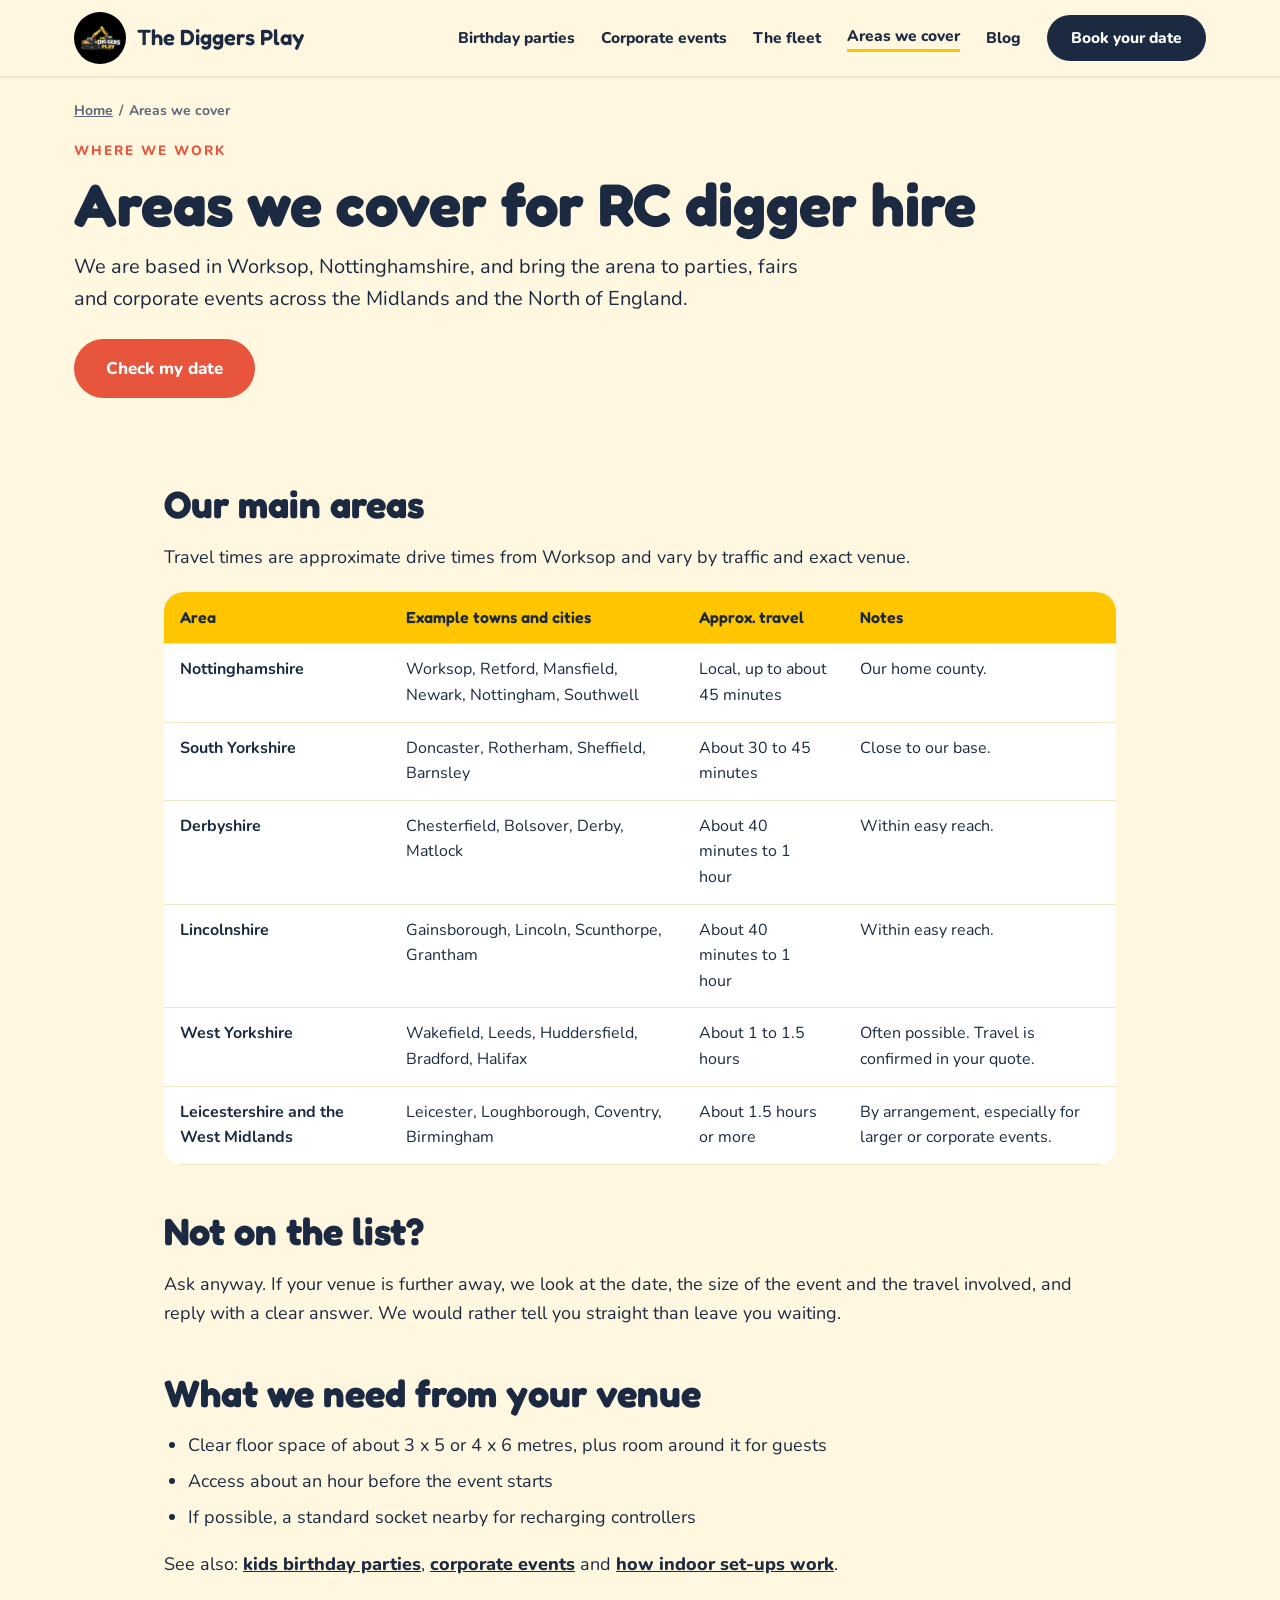
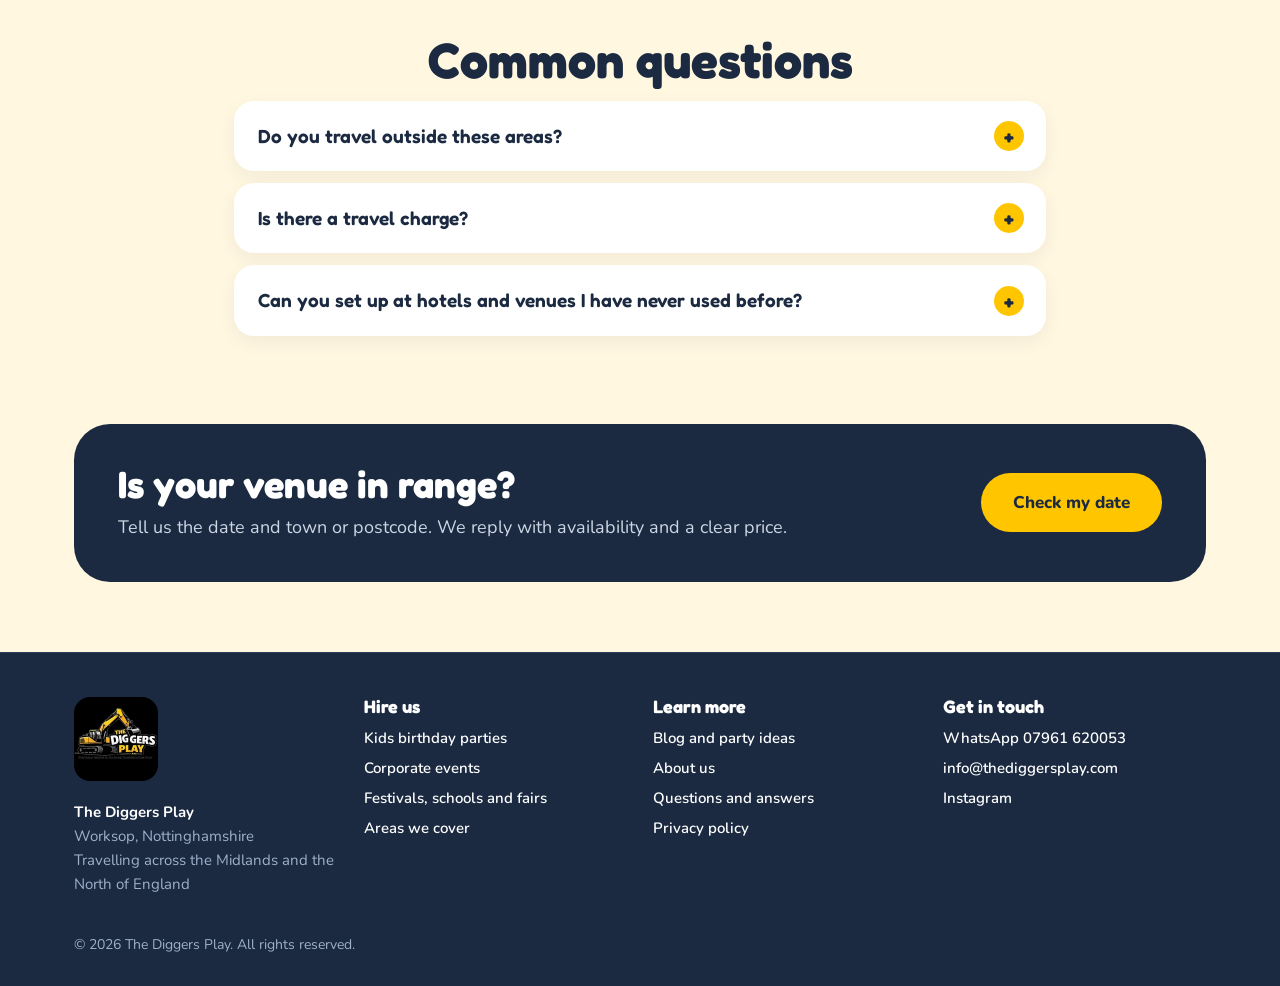
<file: areas-we-cover/index.html>
<!doctype html>
<html lang="en-GB">
<head>
<meta charset="utf-8">
<meta name="viewport" content="width=device-width, initial-scale=1">
<title>Areas We Cover | RC Digger Hire, Midlands &amp; Yorkshire</title>
<meta name="description" content="Based in Worksop, we bring RC digger parties and events to Nottinghamshire, South Yorkshire, Derbyshire, Lincolnshire and further by arrangement.">
<link rel="canonical" href="https://thediggersplay.com/areas-we-cover/">
<meta name="robots" content="index, follow, max-image-preview:large">
<meta name="theme-color" content="#ffc600">
<meta property="og:site_name" content="The Diggers Play">
<meta property="og:locale" content="en_GB">
<meta property="og:type" content="website">
<meta property="og:title" content="Areas We Cover | RC Digger Hire, Midlands &amp; Yorkshire">
<meta property="og:description" content="Based in Worksop, we bring RC digger parties and events to Nottinghamshire, South Yorkshire, Derbyshire, Lincolnshire and further by arrangement.">
<meta property="og:url" content="https://thediggersplay.com/areas-we-cover/">
<meta property="og:image" content="https://thediggersplay.com/og-image.jpg">
<meta property="og:image:width" content="1200">
<meta property="og:image:height" content="630">
<meta name="twitter:card" content="summary_large_image">
<meta name="twitter:title" content="Areas We Cover | RC Digger Hire, Midlands &amp; Yorkshire">
<meta name="twitter:description" content="Based in Worksop, we bring RC digger parties and events to Nottinghamshire, South Yorkshire, Derbyshire, Lincolnshire and further by arrangement.">
<meta name="twitter:image" content="https://thediggersplay.com/og-image.jpg">
<link rel="icon" href="/favicon.ico" sizes="48x48">
<link rel="icon" type="image/png" sizes="32x32" href="/favicon-32.png">
<link rel="apple-touch-icon" href="/apple-touch-icon.png">
<link rel="manifest" href="/site.webmanifest">
<link rel="preload" href="/assets/fonts/fredoka-latin-700-normal.woff2" as="font" type="font/woff2" crossorigin>
<link rel="preload" href="/assets/fonts/nunito-latin-400-normal.woff2" as="font" type="font/woff2" crossorigin>
<link rel="stylesheet" href="/assets/style.css">
<script>document.documentElement.classList.add('js')</script>
<script type="application/ld+json">{"@context":"https://schema.org","@type":"BreadcrumbList","itemListElement":[{"@type":"ListItem","position":1,"name":"Home","item":"https://thediggersplay.com/"},{"@type":"ListItem","position":2,"name":"Areas we cover","item":"https://thediggersplay.com/areas-we-cover/"}]}</script>
<script type="application/ld+json">{"@context":"https://schema.org","@type":"FAQPage","mainEntity":[{"@type":"Question","name":"Do you travel outside these areas?","acceptedAnswer":{"@type":"Answer","text":"Often, yes, for the right event. Send us your date and location and we will tell you if it is possible and what the travel adds to the price."}},{"@type":"Question","name":"Is there a travel charge?","acceptedAnswer":{"@type":"Answer","text":"The price depends on your location and timings, so travel is included in the quote we send. Nearby bookings are the most cost-effective."}},{"@type":"Question","name":"Can you set up at hotels and venues I have never used before?","acceptedAnswer":{"@type":"Answer","text":"Yes. We need the venue contact, access time, the floor space available and a nearby socket if possible. We work in halls, hotels, offices, marquees, gardens and fields."}}]}</script>
</head>
<body>
<a class="skip" href="#main">Skip to content</a>
<nav class="nav" aria-label="Main">
  <div class="nav-in">
    <a class="brand" href="/"><img src="/photos/the-diggers-play-logo-nav.png" width="52" height="52" alt="The Diggers Play logo"><span>The Diggers Play</span></a>
    <button class="burger" id="burger" aria-label="Open menu" aria-expanded="false" aria-controls="navLinks"><span></span><span></span><span></span></button>
    <div class="nav-links" id="navLinks">
      <a href="/kids-birthday-parties/">Birthday parties</a>
      <a href="/corporate-events/">Corporate events</a>
      <a href="/#fleet">The fleet</a>
      <a href="/areas-we-cover/" aria-current="page">Areas we cover</a>
      <a href="/blog/">Blog</a>
      <a class="cta" href="/#book">Book your date</a>
    </div>
  </div>
</nav>
<nav class="crumbs wrap" aria-label="Breadcrumb"><a href="/">Home</a><span>/</span><span aria-current="page" style="margin:0">Areas we cover</span></nav><main id="main">

<section class="wrap page-hero">
  <div class="kicker">Where we work</div>
  <h1>Areas we cover for RC digger hire</h1>
  <p class="lead">We are based in Worksop, Nottinghamshire, and bring the arena to parties, fairs and corporate events across the Midlands and the North of England.</p>
  <div class="hero-cta"><a class="btn btn-red" href="/#book">Check my date</a></div>
</section>
<section class="wrap prose" style="max-width:1000px;padding-bottom:20px">
  <h2>Our main areas</h2>
  <p>Travel times are approximate drive times from Worksop and vary by traffic and exact venue.</p>
  <div class="table-wrap"><table class="t stack"><thead><tr><th>Area</th><th>Example towns and cities</th><th>Approx. travel</th><th>Notes</th></tr></thead><tbody><tr><td data-label="Area"><strong>Nottinghamshire</strong></td><td data-label="Example towns and cities">Worksop, Retford, Mansfield, Newark, Nottingham, Southwell</td><td data-label="Approx. travel">Local, up to about 45 minutes</td><td data-label="Notes">Our home county.</td></tr><tr><td data-label="Area"><strong>South Yorkshire</strong></td><td data-label="Example towns and cities">Doncaster, Rotherham, Sheffield, Barnsley</td><td data-label="Approx. travel">About 30 to 45 minutes</td><td data-label="Notes">Close to our base.</td></tr><tr><td data-label="Area"><strong>Derbyshire</strong></td><td data-label="Example towns and cities">Chesterfield, Bolsover, Derby, Matlock</td><td data-label="Approx. travel">About 40 minutes to 1 hour</td><td data-label="Notes">Within easy reach.</td></tr><tr><td data-label="Area"><strong>Lincolnshire</strong></td><td data-label="Example towns and cities">Gainsborough, Lincoln, Scunthorpe, Grantham</td><td data-label="Approx. travel">About 40 minutes to 1 hour</td><td data-label="Notes">Within easy reach.</td></tr><tr><td data-label="Area"><strong>West Yorkshire</strong></td><td data-label="Example towns and cities">Wakefield, Leeds, Huddersfield, Bradford, Halifax</td><td data-label="Approx. travel">About 1 to 1.5 hours</td><td data-label="Notes">Often possible. Travel is confirmed in your quote.</td></tr><tr><td data-label="Area"><strong>Leicestershire and the West Midlands</strong></td><td data-label="Example towns and cities">Leicester, Loughborough, Coventry, Birmingham</td><td data-label="Approx. travel">About 1.5 hours or more</td><td data-label="Notes">By arrangement, especially for larger or corporate events.</td></tr></tbody></table></div>
  <h2>Not on the list?</h2>
  <p>Ask anyway. If your venue is further away, we look at the date, the size of the event and the travel involved, and reply with a clear answer. We would rather tell you straight than leave you waiting.</p>
  <h2>What we need from your venue</h2>
  <ul>
    <li>Clear floor space of about 3 x 5 or 4 x 6 metres, plus room around it for guests</li>
    <li>Access about an hour before the event starts</li>
    <li>If possible, a standard socket nearby for recharging controllers</li>
  </ul>
  <p>See also: <a href="/kids-birthday-parties/">kids birthday parties</a>, <a href="/corporate-events/">corporate events</a> and <a href="/blog/can-you-have-a-digger-party-indoors/">how indoor set-ups work</a>.</p>
</section>
<section class="wrap faq" style="max-width:860px;padding:10px 24px 20px"><div class="center"><h2 class="h2">Common questions</h2></div><details><summary>Do you travel outside these areas?</summary><div class="ans">Often, yes, for the right event. Send us your date and location and we will tell you if it is possible and what the travel adds to the price.</div></details><details><summary>Is there a travel charge?</summary><div class="ans">The price depends on your location and timings, so travel is included in the quote we send. Nearby bookings are the most cost-effective.</div></details><details><summary>Can you set up at hotels and venues I have never used before?</summary><div class="ans">Yes. We need the venue contact, access time, the floor space available and a nearby socket if possible. We work in halls, hotels, offices, marquees, gardens and fields.</div></details></section>
<section class="wrap"><div class="cta-band">
  <div><h2>Is your venue in range?</h2><p>Tell us the date and town or postcode. We reply with availability and a clear price.</p></div>
  <a class="btn btn-yellow" href="/#book">Check my date</a>
</div></section>

</main>
<footer class="footer">
  <div class="foot-cols">
    <div>
      <img src="/photos/the-diggers-play-logo-footer.webp" width="84" height="84" alt="The Diggers Play: Portable Indoor and Outdoor Construction Play" style="border-radius:16px;margin-bottom:12px" loading="lazy">
      <p><strong style="color:#fff">The Diggers Play</strong><br>Worksop, Nottinghamshire<br>Travelling across the Midlands and the North of England</p>
    </div>
    <div>
      <h2>Hire us</h2>
      <ul>
        <li><a href="/kids-birthday-parties/">Kids birthday parties</a></li>
        <li><a href="/corporate-events/">Corporate events</a></li>
        <li><a href="/festivals-schools-and-community-events/">Festivals, schools and fairs</a></li>
        <li><a href="/areas-we-cover/">Areas we cover</a></li>
      </ul>
    </div>
    <div>
      <h2>Learn more</h2>
      <ul>
        <li><a href="/blog/">Blog and party ideas</a></li>
        <li><a href="/about/">About us</a></li>
        <li><a href="/#faq">Questions and answers</a></li>
        <li><a href="/privacy/">Privacy policy</a></li>
      </ul>
    </div>
    <div>
      <h2>Get in touch</h2>
      <ul>
        <li><a href="https://wa.me/447961620053" rel="noopener">WhatsApp 07961 620053</a></li>
        <li><a href="mailto:info@thediggersplay.com">info@thediggersplay.com</a></li>
        <li><a href="https://www.instagram.com/thediggersplay" rel="noopener">Instagram</a></li>
      </ul>
    </div>
  </div>
  <div class="foot-in" style="padding-top:18px;padding-bottom:30px;font-size:14px">
    <div>&copy; 2026 The Diggers Play. All rights reserved.</div>
  </div>
</footer>
<script src="/assets/site.js" defer></script>
</body>
</html>
</file>
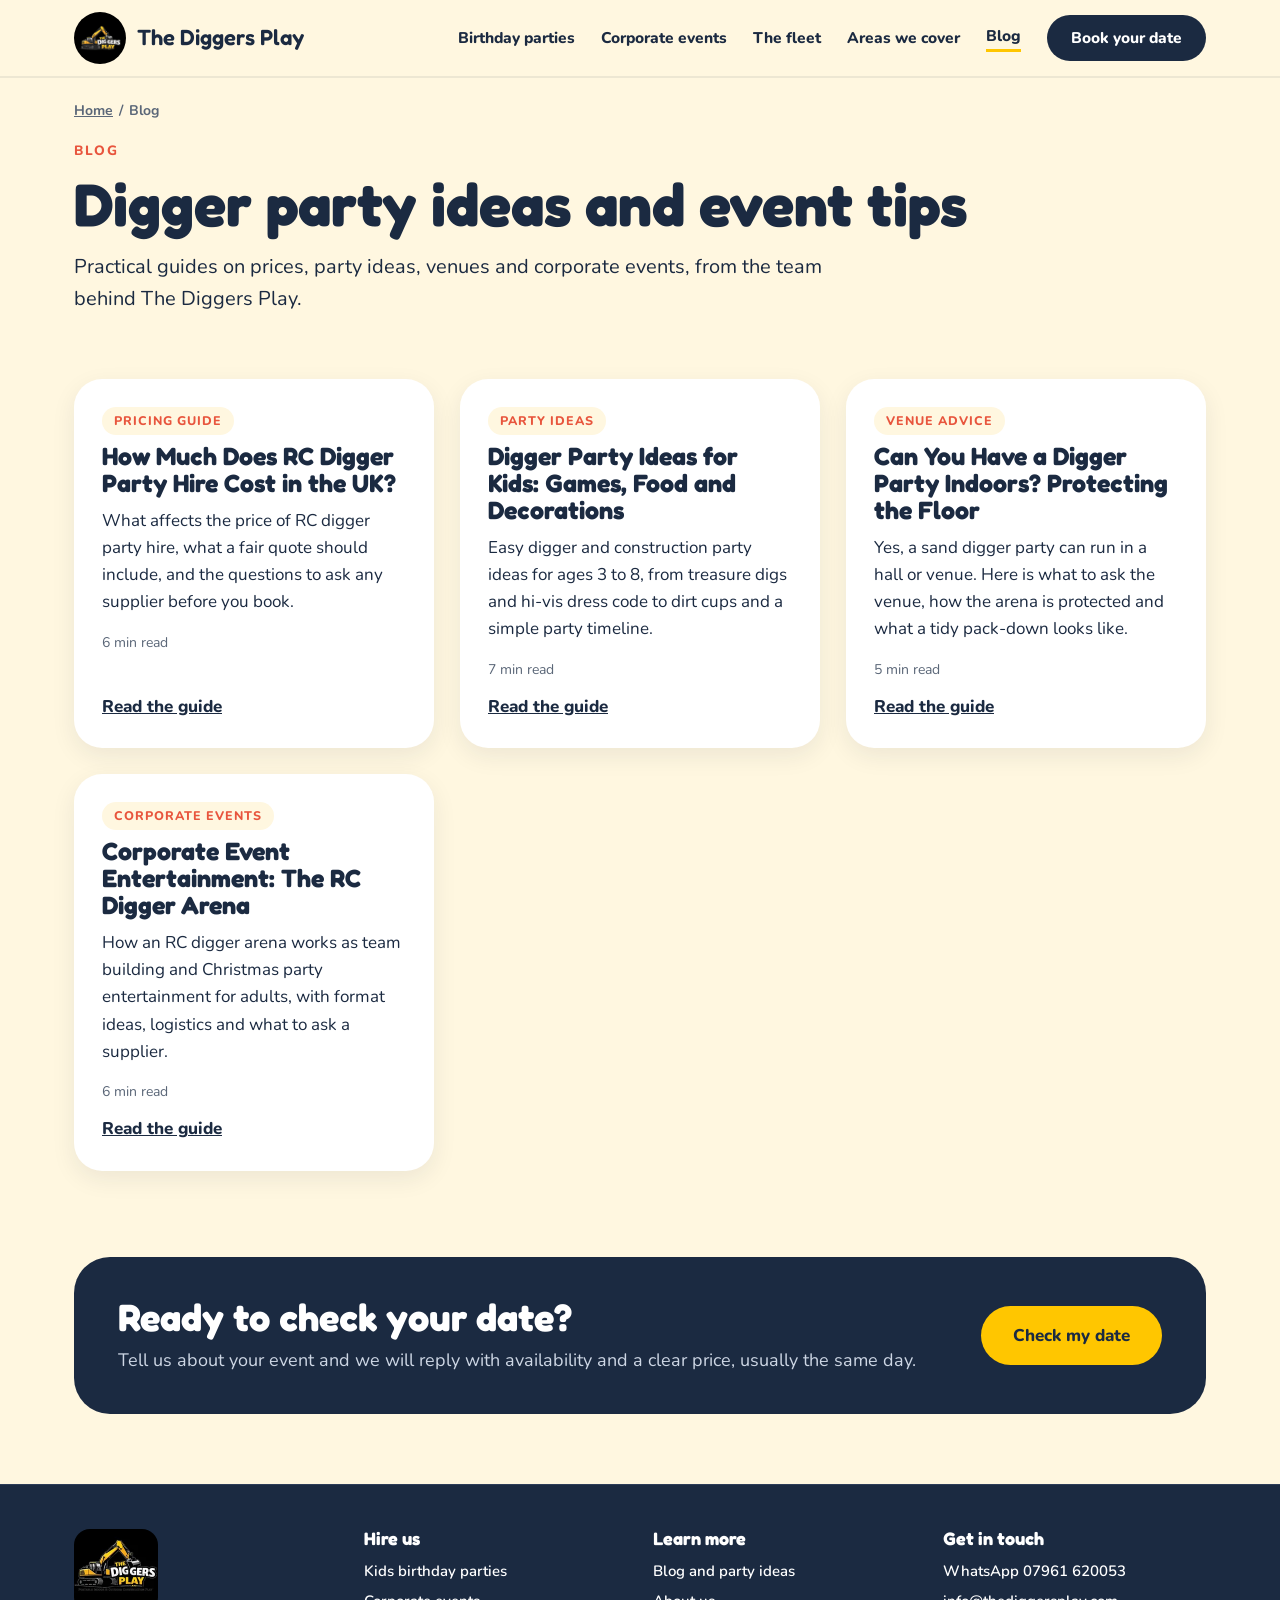
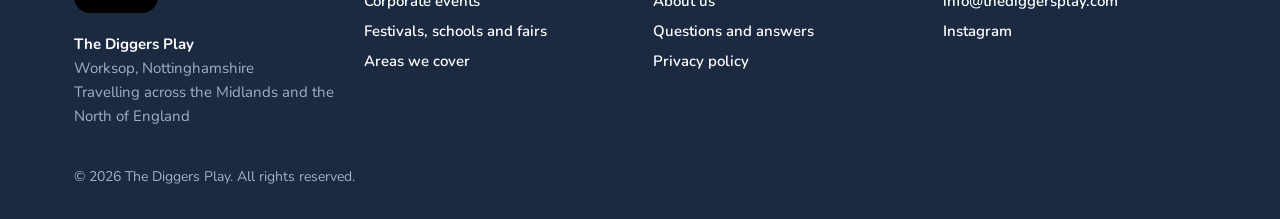
<file: blog/index.html>
<!doctype html>
<html lang="en-GB">
<head>
<meta charset="utf-8">
<meta name="viewport" content="width=device-width, initial-scale=1">
<title>Digger Party Ideas and Event Tips | The Diggers Play Blog</title>
<meta name="description" content="Guides on RC digger party prices, kids party ideas, indoor set-ups and corporate event entertainment from The Diggers Play.">
<link rel="canonical" href="https://thediggersplay.com/blog/">
<meta name="robots" content="index, follow, max-image-preview:large">
<meta name="theme-color" content="#ffc600">
<meta property="og:site_name" content="The Diggers Play">
<meta property="og:locale" content="en_GB">
<meta property="og:type" content="website">
<meta property="og:title" content="Digger Party Ideas and Event Tips | The Diggers Play Blog">
<meta property="og:description" content="Guides on RC digger party prices, kids party ideas, indoor set-ups and corporate event entertainment from The Diggers Play.">
<meta property="og:url" content="https://thediggersplay.com/blog/">
<meta property="og:image" content="https://thediggersplay.com/og-image.jpg">
<meta property="og:image:width" content="1200">
<meta property="og:image:height" content="630">
<meta name="twitter:card" content="summary_large_image">
<meta name="twitter:title" content="Digger Party Ideas and Event Tips | The Diggers Play Blog">
<meta name="twitter:description" content="Guides on RC digger party prices, kids party ideas, indoor set-ups and corporate event entertainment from The Diggers Play.">
<meta name="twitter:image" content="https://thediggersplay.com/og-image.jpg">
<link rel="icon" href="/favicon.ico" sizes="48x48">
<link rel="icon" type="image/png" sizes="32x32" href="/favicon-32.png">
<link rel="apple-touch-icon" href="/apple-touch-icon.png">
<link rel="manifest" href="/site.webmanifest">
<link rel="preload" href="/assets/fonts/fredoka-latin-700-normal.woff2" as="font" type="font/woff2" crossorigin>
<link rel="preload" href="/assets/fonts/nunito-latin-400-normal.woff2" as="font" type="font/woff2" crossorigin>
<link rel="stylesheet" href="/assets/style.css">
<script>document.documentElement.classList.add('js')</script>
<script type="application/ld+json">{"@context":"https://schema.org","@type":"BreadcrumbList","itemListElement":[{"@type":"ListItem","position":1,"name":"Home","item":"https://thediggersplay.com/"},{"@type":"ListItem","position":2,"name":"Blog","item":"https://thediggersplay.com/blog/"}]}</script>
<script type="application/ld+json">{"@context":"https://schema.org","@type":"CollectionPage","url":"https://thediggersplay.com/blog/","name":"The Diggers Play blog","isPartOf":{"@id":"https://thediggersplay.com/#website"}}</script>
</head>
<body>
<a class="skip" href="#main">Skip to content</a>
<nav class="nav" aria-label="Main">
  <div class="nav-in">
    <a class="brand" href="/"><img src="/photos/the-diggers-play-logo-nav.png" width="52" height="52" alt="The Diggers Play logo"><span>The Diggers Play</span></a>
    <button class="burger" id="burger" aria-label="Open menu" aria-expanded="false" aria-controls="navLinks"><span></span><span></span><span></span></button>
    <div class="nav-links" id="navLinks">
      <a href="/kids-birthday-parties/">Birthday parties</a>
      <a href="/corporate-events/">Corporate events</a>
      <a href="/#fleet">The fleet</a>
      <a href="/areas-we-cover/">Areas we cover</a>
      <a href="/blog/" aria-current="page">Blog</a>
      <a class="cta" href="/#book">Book your date</a>
    </div>
  </div>
</nav>
<nav class="crumbs wrap" aria-label="Breadcrumb"><a href="/">Home</a><span>/</span><span aria-current="page" style="margin:0">Blog</span></nav><main id="main">

<section class="wrap page-hero">
  <div class="kicker">Blog</div>
  <h1>Digger party ideas and event tips</h1>
  <p class="lead">Practical guides on prices, party ideas, venues and corporate events, from the team behind The Diggers Play.</p>
</section>
<section class="wrap" style="padding-bottom:30px"><div class="post-grid"><article class="post-card"><span class="tag">Pricing guide</span><h2><a href="/blog/how-much-does-rc-digger-party-hire-cost/">How Much Does RC Digger Party Hire Cost in the UK?</a></h2><p>What affects the price of RC digger party hire, what a fair quote should include, and the questions to ask any supplier before you book.</p><p style="font-size:14px;color:var(--muted);margin:0 0 12px">6 min read</p><a class="more" href="/blog/how-much-does-rc-digger-party-hire-cost/">Read the guide</a></article><article class="post-card"><span class="tag">Party ideas</span><h2><a href="/blog/digger-party-ideas-for-kids/">Digger Party Ideas for Kids: Games, Food and Decorations</a></h2><p>Easy digger and construction party ideas for ages 3 to 8, from treasure digs and hi-vis dress code to dirt cups and a simple party timeline.</p><p style="font-size:14px;color:var(--muted);margin:0 0 12px">7 min read</p><a class="more" href="/blog/digger-party-ideas-for-kids/">Read the guide</a></article><article class="post-card"><span class="tag">Venue advice</span><h2><a href="/blog/can-you-have-a-digger-party-indoors/">Can You Have a Digger Party Indoors? Protecting the Floor</a></h2><p>Yes, a sand digger party can run in a hall or venue. Here is what to ask the venue, how the arena is protected and what a tidy pack-down looks like.</p><p style="font-size:14px;color:var(--muted);margin:0 0 12px">5 min read</p><a class="more" href="/blog/can-you-have-a-digger-party-indoors/">Read the guide</a></article><article class="post-card"><span class="tag">Corporate events</span><h2><a href="/blog/corporate-event-entertainment-rc-digger-arena/">Corporate Event Entertainment: The RC Digger Arena</a></h2><p>How an RC digger arena works as team building and Christmas party entertainment for adults, with format ideas, logistics and what to ask a supplier.</p><p style="font-size:14px;color:var(--muted);margin:0 0 12px">6 min read</p><a class="more" href="/blog/corporate-event-entertainment-rc-digger-arena/">Read the guide</a></article></div></section>
<section class="wrap"><div class="cta-band">
  <div><h2>Ready to check your date?</h2><p>Tell us about your event and we will reply with availability and a clear price, usually the same day.</p></div>
  <a class="btn btn-yellow" href="/#book">Check my date</a>
</div></section>

</main>
<footer class="footer">
  <div class="foot-cols">
    <div>
      <img src="/photos/the-diggers-play-logo-footer.webp" width="84" height="84" alt="The Diggers Play: Portable Indoor and Outdoor Construction Play" style="border-radius:16px;margin-bottom:12px" loading="lazy">
      <p><strong style="color:#fff">The Diggers Play</strong><br>Worksop, Nottinghamshire<br>Travelling across the Midlands and the North of England</p>
    </div>
    <div>
      <h2>Hire us</h2>
      <ul>
        <li><a href="/kids-birthday-parties/">Kids birthday parties</a></li>
        <li><a href="/corporate-events/">Corporate events</a></li>
        <li><a href="/festivals-schools-and-community-events/">Festivals, schools and fairs</a></li>
        <li><a href="/areas-we-cover/">Areas we cover</a></li>
      </ul>
    </div>
    <div>
      <h2>Learn more</h2>
      <ul>
        <li><a href="/blog/">Blog and party ideas</a></li>
        <li><a href="/about/">About us</a></li>
        <li><a href="/#faq">Questions and answers</a></li>
        <li><a href="/privacy/">Privacy policy</a></li>
      </ul>
    </div>
    <div>
      <h2>Get in touch</h2>
      <ul>
        <li><a href="https://wa.me/447961620053" rel="noopener">WhatsApp 07961 620053</a></li>
        <li><a href="mailto:info@thediggersplay.com">info@thediggersplay.com</a></li>
        <li><a href="https://www.instagram.com/thediggersplay" rel="noopener">Instagram</a></li>
      </ul>
    </div>
  </div>
  <div class="foot-in" style="padding-top:18px;padding-bottom:30px;font-size:14px">
    <div>&copy; 2026 The Diggers Play. All rights reserved.</div>
  </div>
</footer>
<script src="/assets/site.js" defer></script>
</body>
</html>
</file>
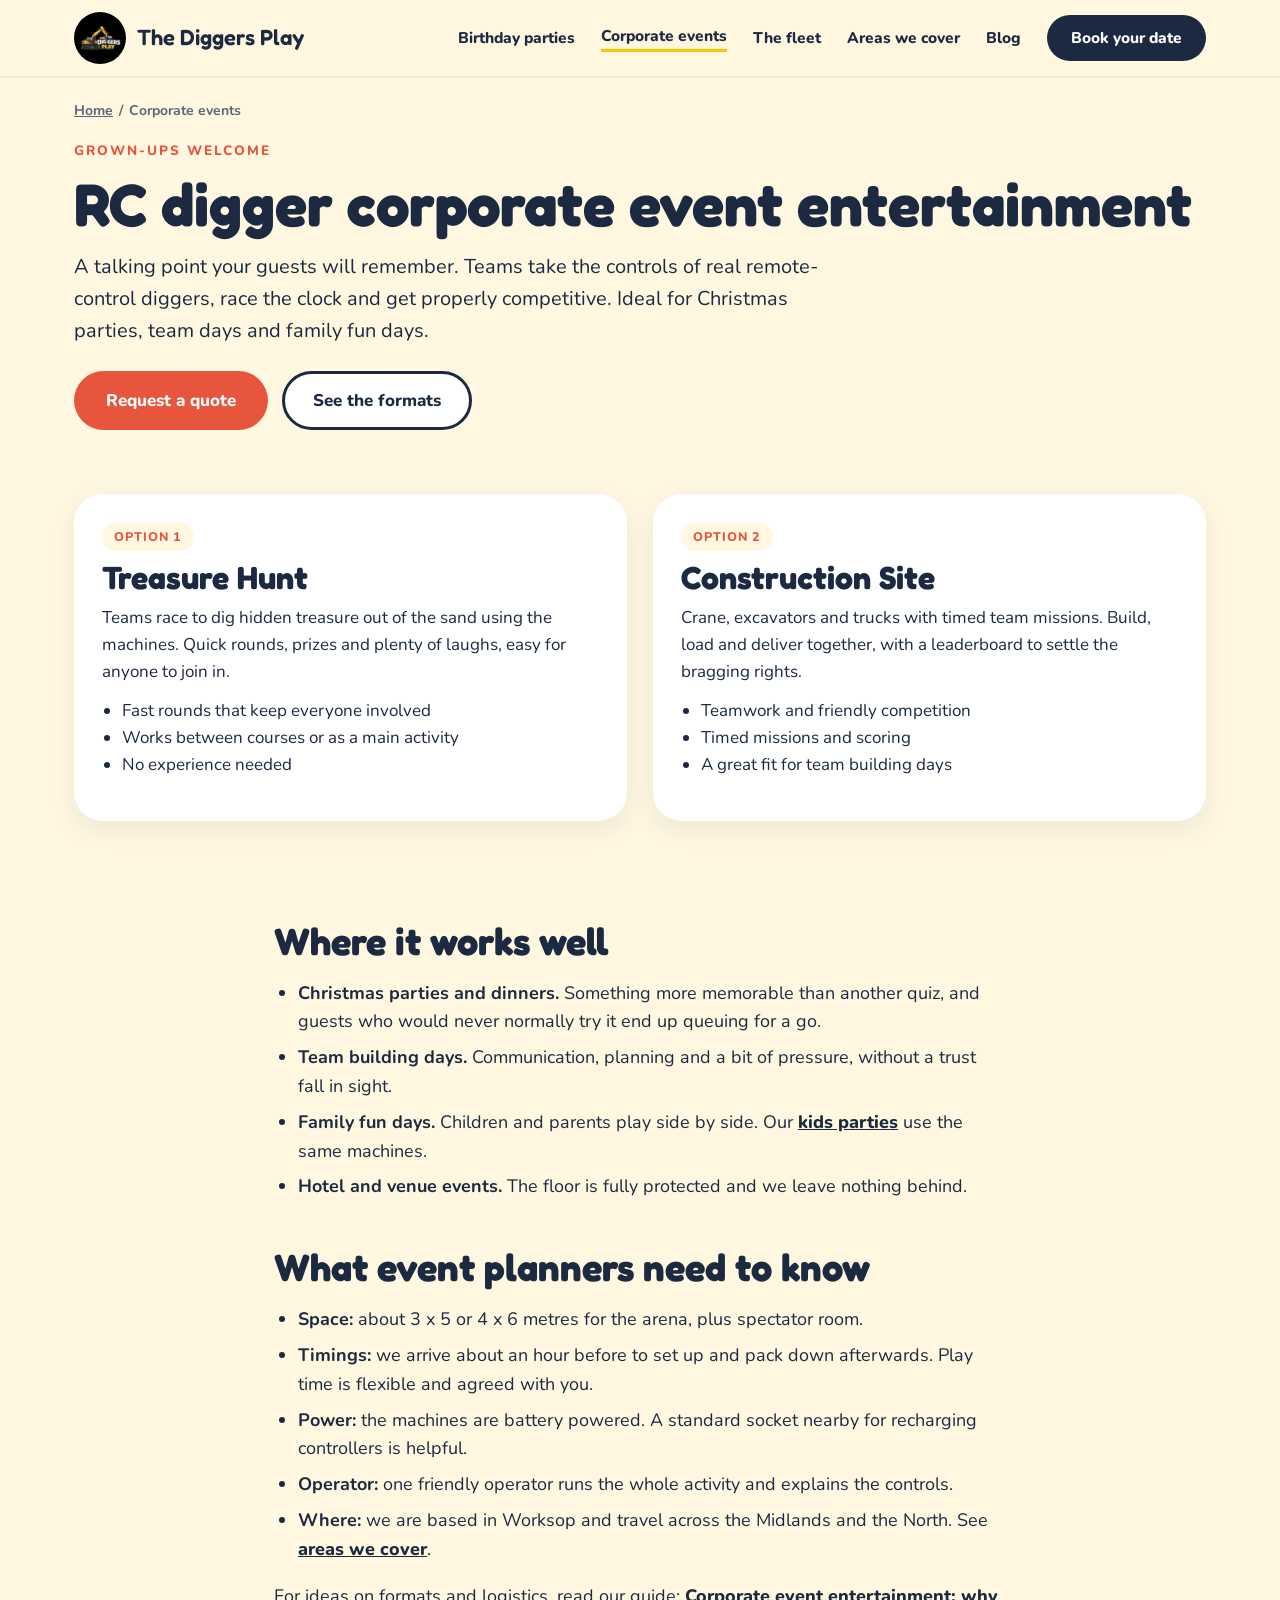
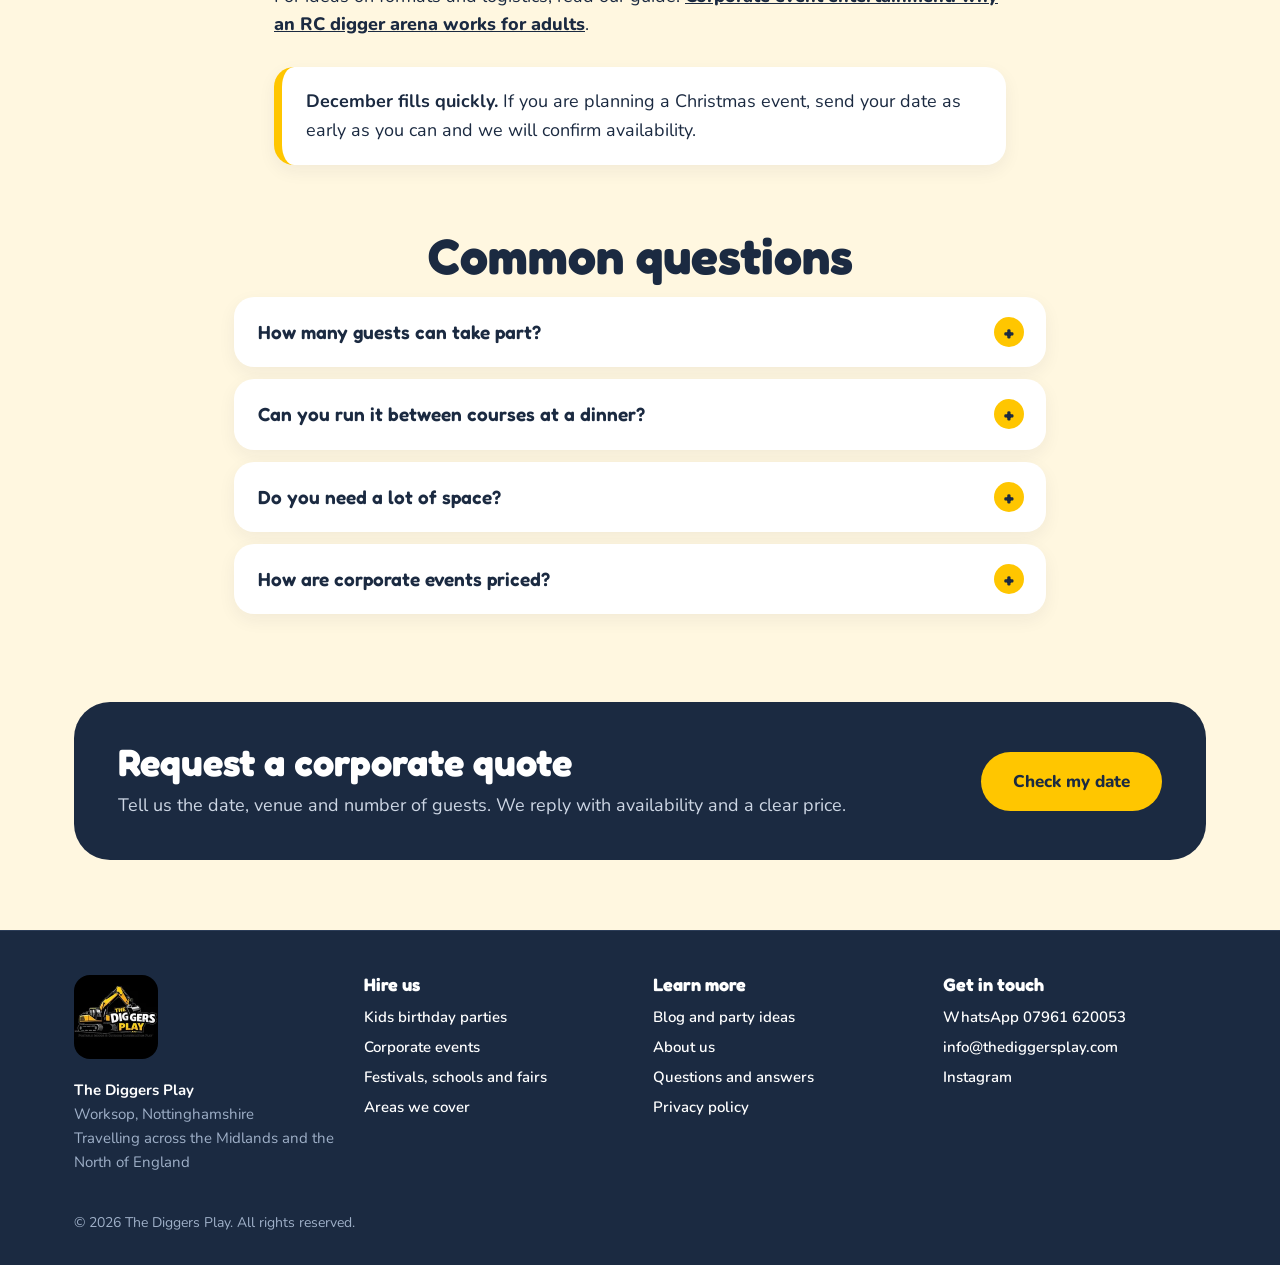
<file: corporate-events/index.html>
<!doctype html>
<html lang="en-GB">
<head>
<meta charset="utf-8">
<meta name="viewport" content="width=device-width, initial-scale=1">
<title>RC Digger Corporate Event Entertainment | The Diggers Play</title>
<meta name="description" content="Team building and Christmas party entertainment with real RC diggers. Treasure Hunt and Construction Site formats, floor protected. Quoted for your event.">
<link rel="canonical" href="https://thediggersplay.com/corporate-events/">
<meta name="robots" content="index, follow, max-image-preview:large">
<meta name="theme-color" content="#ffc600">
<meta property="og:site_name" content="The Diggers Play">
<meta property="og:locale" content="en_GB">
<meta property="og:type" content="website">
<meta property="og:title" content="RC Digger Corporate Event Entertainment | The Diggers Play">
<meta property="og:description" content="Team building and Christmas party entertainment with real RC diggers. Treasure Hunt and Construction Site formats, floor protected. Quoted for your event.">
<meta property="og:url" content="https://thediggersplay.com/corporate-events/">
<meta property="og:image" content="https://thediggersplay.com/og-image.jpg">
<meta property="og:image:width" content="1200">
<meta property="og:image:height" content="630">
<meta name="twitter:card" content="summary_large_image">
<meta name="twitter:title" content="RC Digger Corporate Event Entertainment | The Diggers Play">
<meta name="twitter:description" content="Team building and Christmas party entertainment with real RC diggers. Treasure Hunt and Construction Site formats, floor protected. Quoted for your event.">
<meta name="twitter:image" content="https://thediggersplay.com/og-image.jpg">
<link rel="icon" href="/favicon.ico" sizes="48x48">
<link rel="icon" type="image/png" sizes="32x32" href="/favicon-32.png">
<link rel="apple-touch-icon" href="/apple-touch-icon.png">
<link rel="manifest" href="/site.webmanifest">
<link rel="preload" href="/assets/fonts/fredoka-latin-700-normal.woff2" as="font" type="font/woff2" crossorigin>
<link rel="preload" href="/assets/fonts/nunito-latin-400-normal.woff2" as="font" type="font/woff2" crossorigin>
<link rel="stylesheet" href="/assets/style.css">
<script>document.documentElement.classList.add('js')</script>
<script type="application/ld+json">{"@context":"https://schema.org","@type":"BreadcrumbList","itemListElement":[{"@type":"ListItem","position":1,"name":"Home","item":"https://thediggersplay.com/"},{"@type":"ListItem","position":2,"name":"Corporate events","item":"https://thediggersplay.com/corporate-events/"}]}</script>
<script type="application/ld+json">{"@context":"https://schema.org","@type":"Service","name":"RC digger corporate event entertainment","description":"Treasure Hunt and Construction Site RC digger activities for Christmas parties, team days and family fun days.","url":"https://thediggersplay.com/corporate-events/","provider":{"@id":"https://thediggersplay.com/#business"},"serviceType":"Event entertainment hire","areaServed":[{"@type":"AdministrativeArea","name":"Nottinghamshire"},{"@type":"AdministrativeArea","name":"South Yorkshire"},{"@type":"AdministrativeArea","name":"Derbyshire"},{"@type":"AdministrativeArea","name":"Lincolnshire"},{"@type":"AdministrativeArea","name":"West Yorkshire"},{"@type":"AdministrativeArea","name":"Leicestershire"}]}</script>
<script type="application/ld+json">{"@context":"https://schema.org","@type":"FAQPage","mainEntity":[{"@type":"Question","name":"How many guests can take part?","acceptedAnswer":{"@type":"Answer","text":"Teams take turns in the arena, so it works for small teams and for large dinners. We plan the rounds around your timings and numbers, and guests who are not driving watch and cheer from around the caution tape."}},{"@type":"Question","name":"Can you run it between courses at a dinner?","acceptedAnswer":{"@type":"Answer","text":"Yes. Short rounds fit neatly between courses or after the meal, and the arena can also be the main event of a team day. We agree the running order with you beforehand."}},{"@type":"Question","name":"Do you need a lot of space?","acceptedAnswer":{"@type":"Answer","text":"We need about 3 x 5 or 4 x 6 metres for the arena, plus room around it for spectators. We protect the floor, so hotel function rooms, offices and marquees are all fine."}},{"@type":"Question","name":"How are corporate events priced?","acceptedAnswer":{"@type":"Answer","text":"Corporate events are quoted individually because venues, numbers, timings and travel all differ. Send us the details and we reply with a clear price."}}]}</script>
</head>
<body>
<a class="skip" href="#main">Skip to content</a>
<nav class="nav" aria-label="Main">
  <div class="nav-in">
    <a class="brand" href="/"><img src="/photos/the-diggers-play-logo-nav.png" width="52" height="52" alt="The Diggers Play logo"><span>The Diggers Play</span></a>
    <button class="burger" id="burger" aria-label="Open menu" aria-expanded="false" aria-controls="navLinks"><span></span><span></span><span></span></button>
    <div class="nav-links" id="navLinks">
      <a href="/kids-birthday-parties/">Birthday parties</a>
      <a href="/corporate-events/" aria-current="page">Corporate events</a>
      <a href="/#fleet">The fleet</a>
      <a href="/areas-we-cover/">Areas we cover</a>
      <a href="/blog/">Blog</a>
      <a class="cta" href="/#book">Book your date</a>
    </div>
  </div>
</nav>
<nav class="crumbs wrap" aria-label="Breadcrumb"><a href="/">Home</a><span>/</span><span aria-current="page" style="margin:0">Corporate events</span></nav><main id="main">

<section class="wrap page-hero">
  <div class="kicker">Grown-ups welcome</div>
  <h1>RC digger corporate event entertainment</h1>
  <p class="lead">A talking point your guests will remember. Teams take the controls of real remote-control diggers, race the clock and get properly competitive. Ideal for Christmas parties, team days and family fun days.</p>
  <div class="hero-cta"><a class="btn btn-red" href="/?package=corporate#book">Request a quote</a><a class="btn btn-line" href="#formats">See the formats</a></div>
</section>

<section class="wrap" id="formats" style="padding-bottom:30px">
  <div class="two-col">
    <article class="tile">
      <span class="tag">Option 1</span>
      <h2 style="font-size:32px;margin:10px 0 8px">Treasure Hunt</h2>
      <p>Teams race to dig hidden treasure out of the sand using the machines. Quick rounds, prizes and plenty of laughs, easy for anyone to join in.</p>
      <ul><li>Fast rounds that keep everyone involved</li><li>Works between courses or as a main activity</li><li>No experience needed</li></ul>
    </article>
    <article class="tile">
      <span class="tag">Option 2</span>
      <h2 style="font-size:32px;margin:10px 0 8px">Construction Site</h2>
      <p>Crane, excavators and trucks with timed team missions. Build, load and deliver together, with a leaderboard to settle the bragging rights.</p>
      <ul><li>Teamwork and friendly competition</li><li>Timed missions and scoring</li><li>A great fit for team building days</li></ul>
    </article>
  </div>
</section>

<section class="wrap prose" style="padding-bottom:20px">
  <h2>Where it works well</h2>
  <ul>
    <li><strong>Christmas parties and dinners.</strong> Something more memorable than another quiz, and guests who would never normally try it end up queuing for a go.</li>
    <li><strong>Team building days.</strong> Communication, planning and a bit of pressure, without a trust fall in sight.</li>
    <li><strong>Family fun days.</strong> Children and parents play side by side. Our <a href="/kids-birthday-parties/">kids parties</a> use the same machines.</li>
    <li><strong>Hotel and venue events.</strong> The floor is fully protected and we leave nothing behind.</li>
  </ul>
  <h2>What event planners need to know</h2>
  <ul>
    <li><strong>Space:</strong> about 3 x 5 or 4 x 6 metres for the arena, plus spectator room.</li>
    <li><strong>Timings:</strong> we arrive about an hour before to set up and pack down afterwards. Play time is flexible and agreed with you.</li>
    <li><strong>Power:</strong> the machines are battery powered. A standard socket nearby for recharging controllers is helpful.</li>
    <li><strong>Operator:</strong> one friendly operator runs the whole activity and explains the controls.</li>
    <li><strong>Where:</strong> we are based in Worksop and travel across the Midlands and the North. See <a href="/areas-we-cover/">areas we cover</a>.</li>
  </ul>
  <p>For ideas on formats and logistics, read our guide: <a href="/blog/corporate-event-entertainment-rc-digger-arena/">Corporate event entertainment: why an RC digger arena works for adults</a>.</p>
  <div class="callout"><p><strong>December fills quickly.</strong> If you are planning a Christmas event, send your date as early as you can and we will confirm availability.</p></div>
</section>
<section class="wrap faq" style="max-width:860px;padding:10px 24px 20px"><div class="center"><h2 class="h2">Common questions</h2></div><details><summary>How many guests can take part?</summary><div class="ans">Teams take turns in the arena, so it works for small teams and for large dinners. We plan the rounds around your timings and numbers, and guests who are not driving watch and cheer from around the caution tape.</div></details><details><summary>Can you run it between courses at a dinner?</summary><div class="ans">Yes. Short rounds fit neatly between courses or after the meal, and the arena can also be the main event of a team day. We agree the running order with you beforehand.</div></details><details><summary>Do you need a lot of space?</summary><div class="ans">We need about 3 x 5 or 4 x 6 metres for the arena, plus room around it for spectators. We protect the floor, so hotel function rooms, offices and marquees are all fine.</div></details><details><summary>How are corporate events priced?</summary><div class="ans">Corporate events are quoted individually because venues, numbers, timings and travel all differ. Send us the details and we reply with a clear price.</div></details></section>
<section class="wrap"><div class="cta-band">
  <div><h2>Request a corporate quote</h2><p>Tell us the date, venue and number of guests. We reply with availability and a clear price.</p></div>
  <a class="btn btn-yellow" href="/?package=corporate#book">Check my date</a>
</div></section>

</main>
<footer class="footer">
  <div class="foot-cols">
    <div>
      <img src="/photos/the-diggers-play-logo-footer.webp" width="84" height="84" alt="The Diggers Play: Portable Indoor and Outdoor Construction Play" style="border-radius:16px;margin-bottom:12px" loading="lazy">
      <p><strong style="color:#fff">The Diggers Play</strong><br>Worksop, Nottinghamshire<br>Travelling across the Midlands and the North of England</p>
    </div>
    <div>
      <h2>Hire us</h2>
      <ul>
        <li><a href="/kids-birthday-parties/">Kids birthday parties</a></li>
        <li><a href="/corporate-events/">Corporate events</a></li>
        <li><a href="/festivals-schools-and-community-events/">Festivals, schools and fairs</a></li>
        <li><a href="/areas-we-cover/">Areas we cover</a></li>
      </ul>
    </div>
    <div>
      <h2>Learn more</h2>
      <ul>
        <li><a href="/blog/">Blog and party ideas</a></li>
        <li><a href="/about/">About us</a></li>
        <li><a href="/#faq">Questions and answers</a></li>
        <li><a href="/privacy/">Privacy policy</a></li>
      </ul>
    </div>
    <div>
      <h2>Get in touch</h2>
      <ul>
        <li><a href="https://wa.me/447961620053" rel="noopener">WhatsApp 07961 620053</a></li>
        <li><a href="mailto:info@thediggersplay.com">info@thediggersplay.com</a></li>
        <li><a href="https://www.instagram.com/thediggersplay" rel="noopener">Instagram</a></li>
      </ul>
    </div>
  </div>
  <div class="foot-in" style="padding-top:18px;padding-bottom:30px;font-size:14px">
    <div>&copy; 2026 The Diggers Play. All rights reserved.</div>
  </div>
</footer>
<script src="/assets/site.js" defer></script>
</body>
</html>
</file>
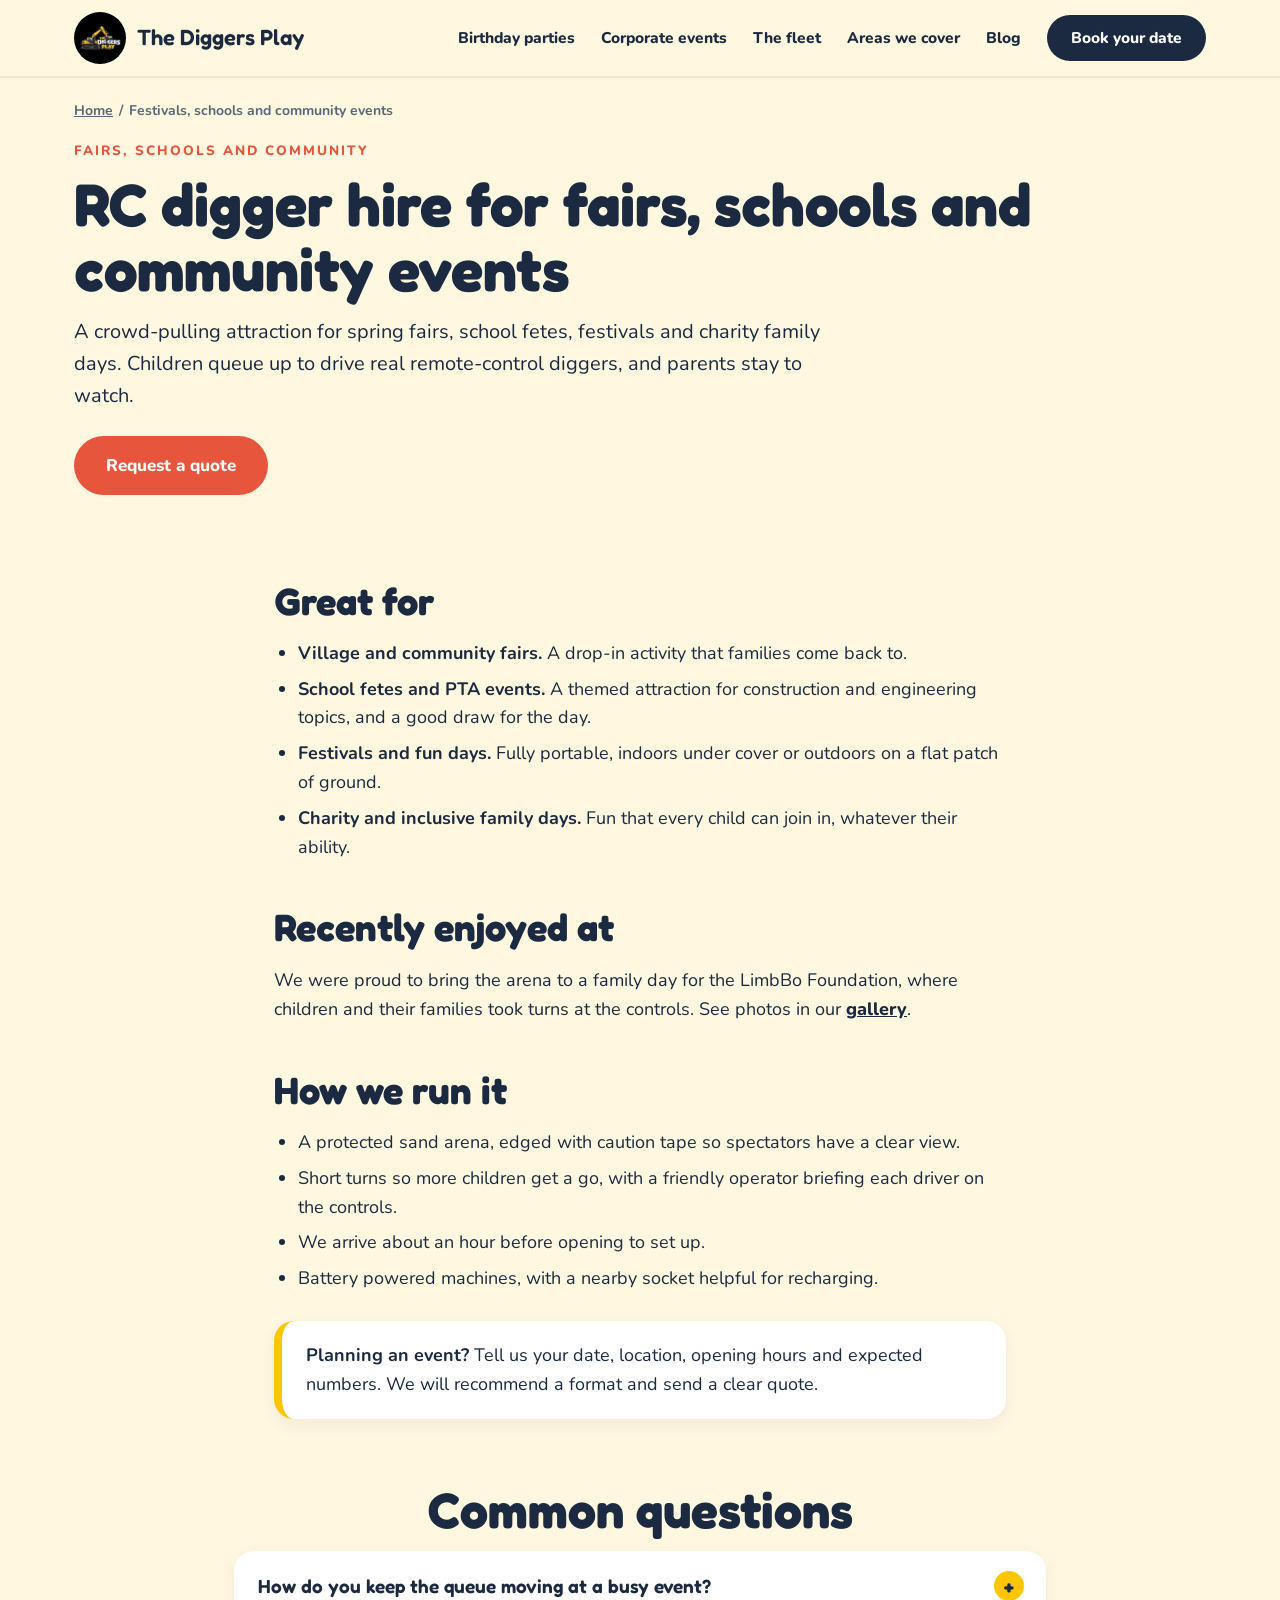
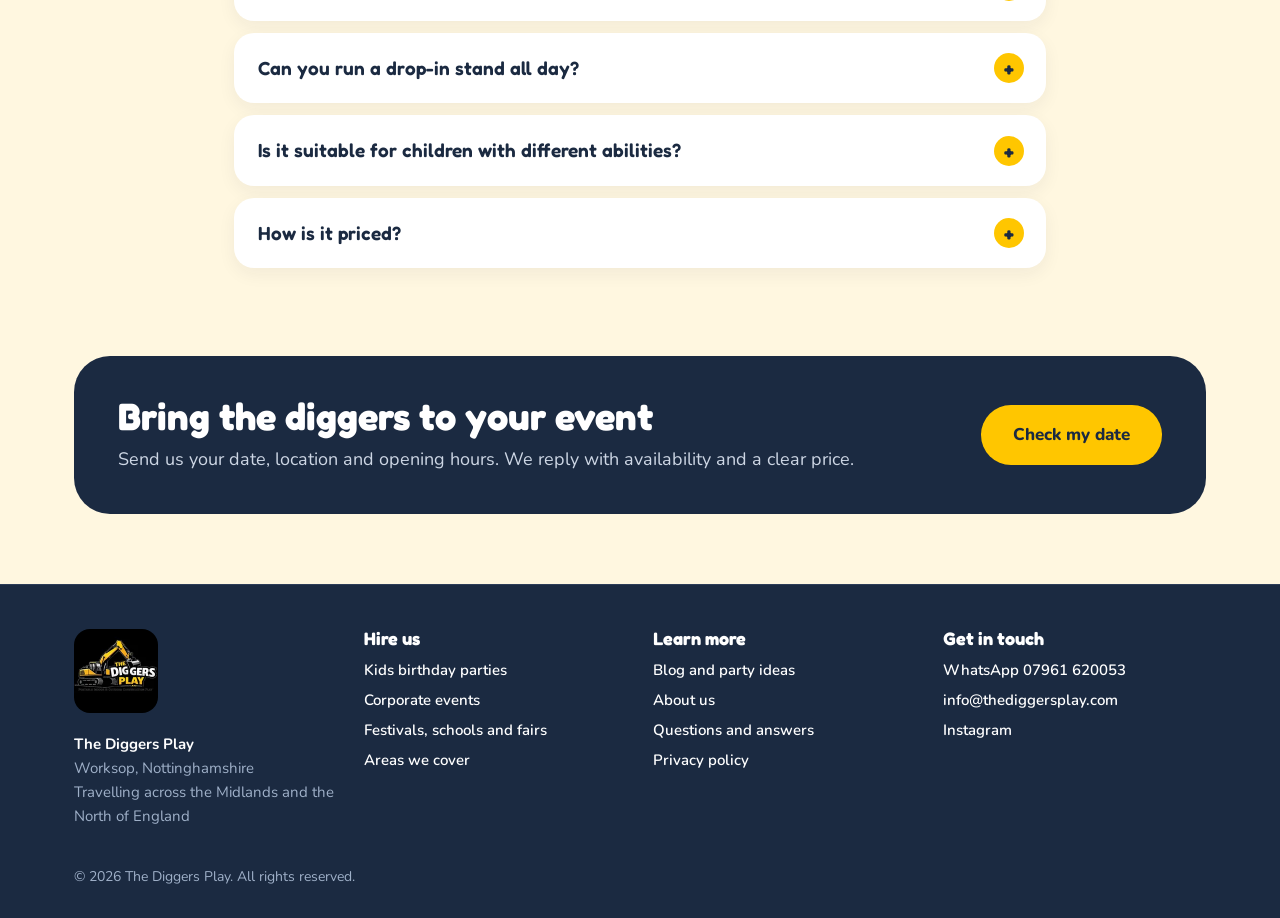
<file: festivals-schools-and-community-events/index.html>
<!doctype html>
<html lang="en-GB">
<head>
<meta charset="utf-8">
<meta name="viewport" content="width=device-width, initial-scale=1">
<title>Digger Hire for Fairs, Schools &amp; Festivals | The Diggers Play</title>
<meta name="description" content="RC digger arena hire for school fetes, spring fairs, festivals and charity family days. Drop-in fun for all abilities. Based in Worksop. Request a quote.">
<link rel="canonical" href="https://thediggersplay.com/festivals-schools-and-community-events/">
<meta name="robots" content="index, follow, max-image-preview:large">
<meta name="theme-color" content="#ffc600">
<meta property="og:site_name" content="The Diggers Play">
<meta property="og:locale" content="en_GB">
<meta property="og:type" content="website">
<meta property="og:title" content="Digger Hire for Fairs, Schools &amp; Festivals | The Diggers Play">
<meta property="og:description" content="RC digger arena hire for school fetes, spring fairs, festivals and charity family days. Drop-in fun for all abilities. Based in Worksop. Request a quote.">
<meta property="og:url" content="https://thediggersplay.com/festivals-schools-and-community-events/">
<meta property="og:image" content="https://thediggersplay.com/og-image.jpg">
<meta property="og:image:width" content="1200">
<meta property="og:image:height" content="630">
<meta name="twitter:card" content="summary_large_image">
<meta name="twitter:title" content="Digger Hire for Fairs, Schools &amp; Festivals | The Diggers Play">
<meta name="twitter:description" content="RC digger arena hire for school fetes, spring fairs, festivals and charity family days. Drop-in fun for all abilities. Based in Worksop. Request a quote.">
<meta name="twitter:image" content="https://thediggersplay.com/og-image.jpg">
<link rel="icon" href="/favicon.ico" sizes="48x48">
<link rel="icon" type="image/png" sizes="32x32" href="/favicon-32.png">
<link rel="apple-touch-icon" href="/apple-touch-icon.png">
<link rel="manifest" href="/site.webmanifest">
<link rel="preload" href="/assets/fonts/fredoka-latin-700-normal.woff2" as="font" type="font/woff2" crossorigin>
<link rel="preload" href="/assets/fonts/nunito-latin-400-normal.woff2" as="font" type="font/woff2" crossorigin>
<link rel="stylesheet" href="/assets/style.css">
<script>document.documentElement.classList.add('js')</script>
<script type="application/ld+json">{"@context":"https://schema.org","@type":"BreadcrumbList","itemListElement":[{"@type":"ListItem","position":1,"name":"Home","item":"https://thediggersplay.com/"},{"@type":"ListItem","position":2,"name":"Festivals, schools and community events","item":"https://thediggersplay.com/festivals-schools-and-community-events/"}]}</script>
<script type="application/ld+json">{"@context":"https://schema.org","@type":"Service","name":"RC digger hire for fairs, schools and community events","description":"A drop-in RC digger arena for fairs, school fetes, festivals and charity family days.","url":"https://thediggersplay.com/festivals-schools-and-community-events/","provider":{"@id":"https://thediggersplay.com/#business"},"serviceType":"Event entertainment hire","areaServed":[{"@type":"AdministrativeArea","name":"Nottinghamshire"},{"@type":"AdministrativeArea","name":"South Yorkshire"},{"@type":"AdministrativeArea","name":"Derbyshire"},{"@type":"AdministrativeArea","name":"Lincolnshire"},{"@type":"AdministrativeArea","name":"West Yorkshire"},{"@type":"AdministrativeArea","name":"Leicestershire"}]}</script>
<script type="application/ld+json">{"@context":"https://schema.org","@type":"FAQPage","mainEntity":[{"@type":"Question","name":"How do you keep the queue moving at a busy event?","acceptedAnswer":{"@type":"Answer","text":"We use short turns, a clear starting line behind the caution tape and a friendly operator who keeps rounds flowing. Tell us your opening hours and expected numbers and we plan the format."}},{"@type":"Question","name":"Can you run a drop-in stand all day?","acceptedAnswer":{"@type":"Answer","text":"Yes. For fairs and festivals we can run the arena as a drop-in activity over several hours. The timings and format are agreed in advance."}},{"@type":"Question","name":"Is it suitable for children with different abilities?","acceptedAnswer":{"@type":"Answer","text":"Yes. We have enjoyed events where every child could take part, including the LimbBo Foundation family day. Tell us about any needs in advance and our operator will adapt the machines and the games."}},{"@type":"Question","name":"How is it priced?","acceptedAnswer":{"@type":"Answer","text":"Community events are priced according to opening hours, location and the set-up you need. Send us the details and we reply with a clear quote."}}]}</script>
</head>
<body>
<a class="skip" href="#main">Skip to content</a>
<nav class="nav" aria-label="Main">
  <div class="nav-in">
    <a class="brand" href="/"><img src="/photos/the-diggers-play-logo-nav.png" width="52" height="52" alt="The Diggers Play logo"><span>The Diggers Play</span></a>
    <button class="burger" id="burger" aria-label="Open menu" aria-expanded="false" aria-controls="navLinks"><span></span><span></span><span></span></button>
    <div class="nav-links" id="navLinks">
      <a href="/kids-birthday-parties/">Birthday parties</a>
      <a href="/corporate-events/">Corporate events</a>
      <a href="/#fleet">The fleet</a>
      <a href="/areas-we-cover/">Areas we cover</a>
      <a href="/blog/">Blog</a>
      <a class="cta" href="/#book">Book your date</a>
    </div>
  </div>
</nav>
<nav class="crumbs wrap" aria-label="Breadcrumb"><a href="/">Home</a><span>/</span><span aria-current="page" style="margin:0">Festivals, schools and community events</span></nav><main id="main">

<section class="wrap page-hero">
  <div class="kicker">Fairs, schools and community</div>
  <h1>RC digger hire for fairs, schools and community events</h1>
  <p class="lead">A crowd-pulling attraction for spring fairs, school fetes, festivals and charity family days. Children queue up to drive real remote-control diggers, and parents stay to watch.</p>
  <div class="hero-cta"><a class="btn btn-red" href="/?package=festival#book">Request a quote</a></div>
</section>

<section class="wrap prose" style="padding-bottom:20px">
  <h2>Great for</h2>
  <ul>
    <li><strong>Village and community fairs.</strong> A drop-in activity that families come back to.</li>
    <li><strong>School fetes and PTA events.</strong> A themed attraction for construction and engineering topics, and a good draw for the day.</li>
    <li><strong>Festivals and fun days.</strong> Fully portable, indoors under cover or outdoors on a flat patch of ground.</li>
    <li><strong>Charity and inclusive family days.</strong> Fun that every child can join in, whatever their ability.</li>
  </ul>
  <h2>Recently enjoyed at</h2>
  <p>We were proud to bring the arena to a family day for the LimbBo Foundation, where children and their families took turns at the controls. See photos in our <a href="/#gallery">gallery</a>.</p>
  <h2>How we run it</h2>
  <ul>
    <li>A protected sand arena, edged with caution tape so spectators have a clear view.</li>
    <li>Short turns so more children get a go, with a friendly operator briefing each driver on the controls.</li>
    <li>We arrive about an hour before opening to set up.</li>
    <li>Battery powered machines, with a nearby socket helpful for recharging.</li>
  </ul>
  <div class="callout"><p><strong>Planning an event?</strong> Tell us your date, location, opening hours and expected numbers. We will recommend a format and send a clear quote.</p></div>
</section>
<section class="wrap faq" style="max-width:860px;padding:10px 24px 20px"><div class="center"><h2 class="h2">Common questions</h2></div><details><summary>How do you keep the queue moving at a busy event?</summary><div class="ans">We use short turns, a clear starting line behind the caution tape and a friendly operator who keeps rounds flowing. Tell us your opening hours and expected numbers and we plan the format.</div></details><details><summary>Can you run a drop-in stand all day?</summary><div class="ans">Yes. For fairs and festivals we can run the arena as a drop-in activity over several hours. The timings and format are agreed in advance.</div></details><details><summary>Is it suitable for children with different abilities?</summary><div class="ans">Yes. We have enjoyed events where every child could take part, including the LimbBo Foundation family day. Tell us about any needs in advance and our operator will adapt the machines and the games.</div></details><details><summary>How is it priced?</summary><div class="ans">Community events are priced according to opening hours, location and the set-up you need. Send us the details and we reply with a clear quote.</div></details></section>
<section class="wrap"><div class="cta-band">
  <div><h2>Bring the diggers to your event</h2><p>Send us your date, location and opening hours. We reply with availability and a clear price.</p></div>
  <a class="btn btn-yellow" href="/?package=festival#book">Check my date</a>
</div></section>

</main>
<footer class="footer">
  <div class="foot-cols">
    <div>
      <img src="/photos/the-diggers-play-logo-footer.webp" width="84" height="84" alt="The Diggers Play: Portable Indoor and Outdoor Construction Play" style="border-radius:16px;margin-bottom:12px" loading="lazy">
      <p><strong style="color:#fff">The Diggers Play</strong><br>Worksop, Nottinghamshire<br>Travelling across the Midlands and the North of England</p>
    </div>
    <div>
      <h2>Hire us</h2>
      <ul>
        <li><a href="/kids-birthday-parties/">Kids birthday parties</a></li>
        <li><a href="/corporate-events/">Corporate events</a></li>
        <li><a href="/festivals-schools-and-community-events/">Festivals, schools and fairs</a></li>
        <li><a href="/areas-we-cover/">Areas we cover</a></li>
      </ul>
    </div>
    <div>
      <h2>Learn more</h2>
      <ul>
        <li><a href="/blog/">Blog and party ideas</a></li>
        <li><a href="/about/">About us</a></li>
        <li><a href="/#faq">Questions and answers</a></li>
        <li><a href="/privacy/">Privacy policy</a></li>
      </ul>
    </div>
    <div>
      <h2>Get in touch</h2>
      <ul>
        <li><a href="https://wa.me/447961620053" rel="noopener">WhatsApp 07961 620053</a></li>
        <li><a href="mailto:info@thediggersplay.com">info@thediggersplay.com</a></li>
        <li><a href="https://www.instagram.com/thediggersplay" rel="noopener">Instagram</a></li>
      </ul>
    </div>
  </div>
  <div class="foot-in" style="padding-top:18px;padding-bottom:30px;font-size:14px">
    <div>&copy; 2026 The Diggers Play. All rights reserved.</div>
  </div>
</footer>
<script src="/assets/site.js" defer></script>
</body>
</html>
</file>
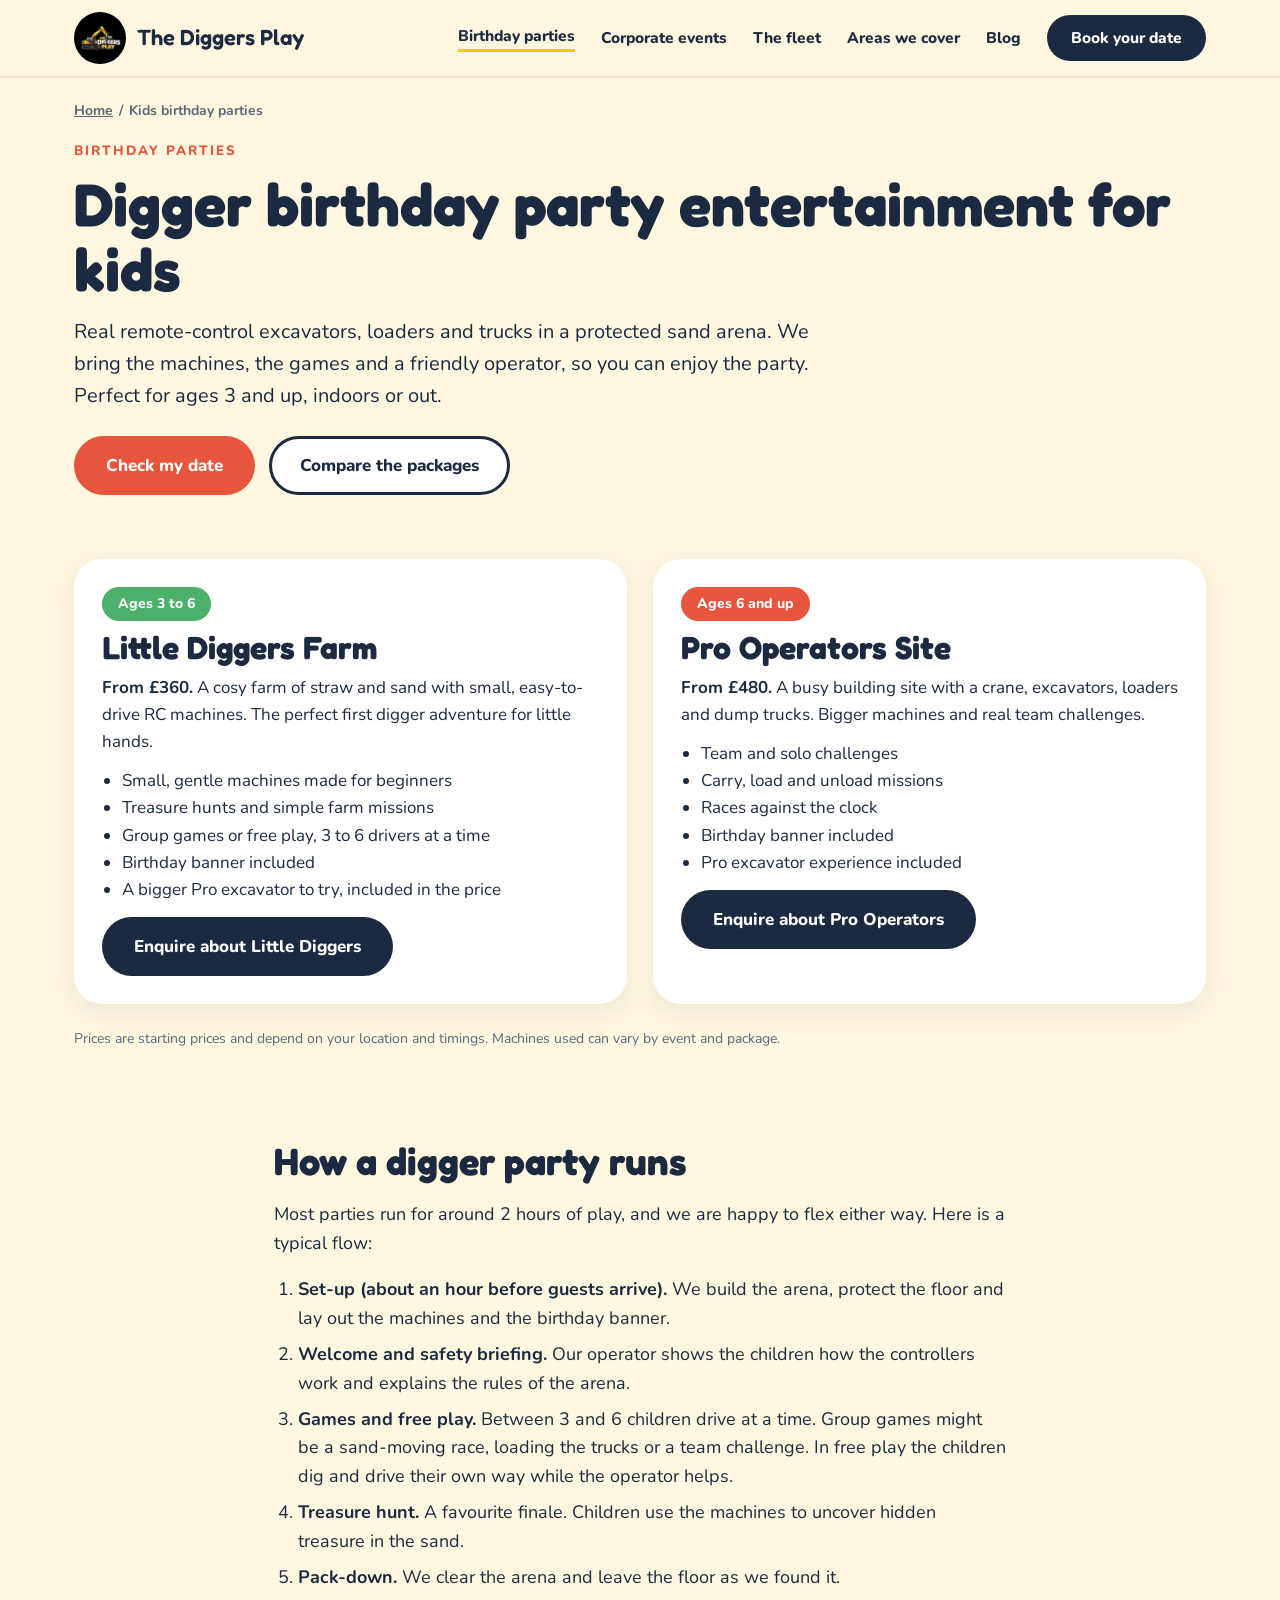
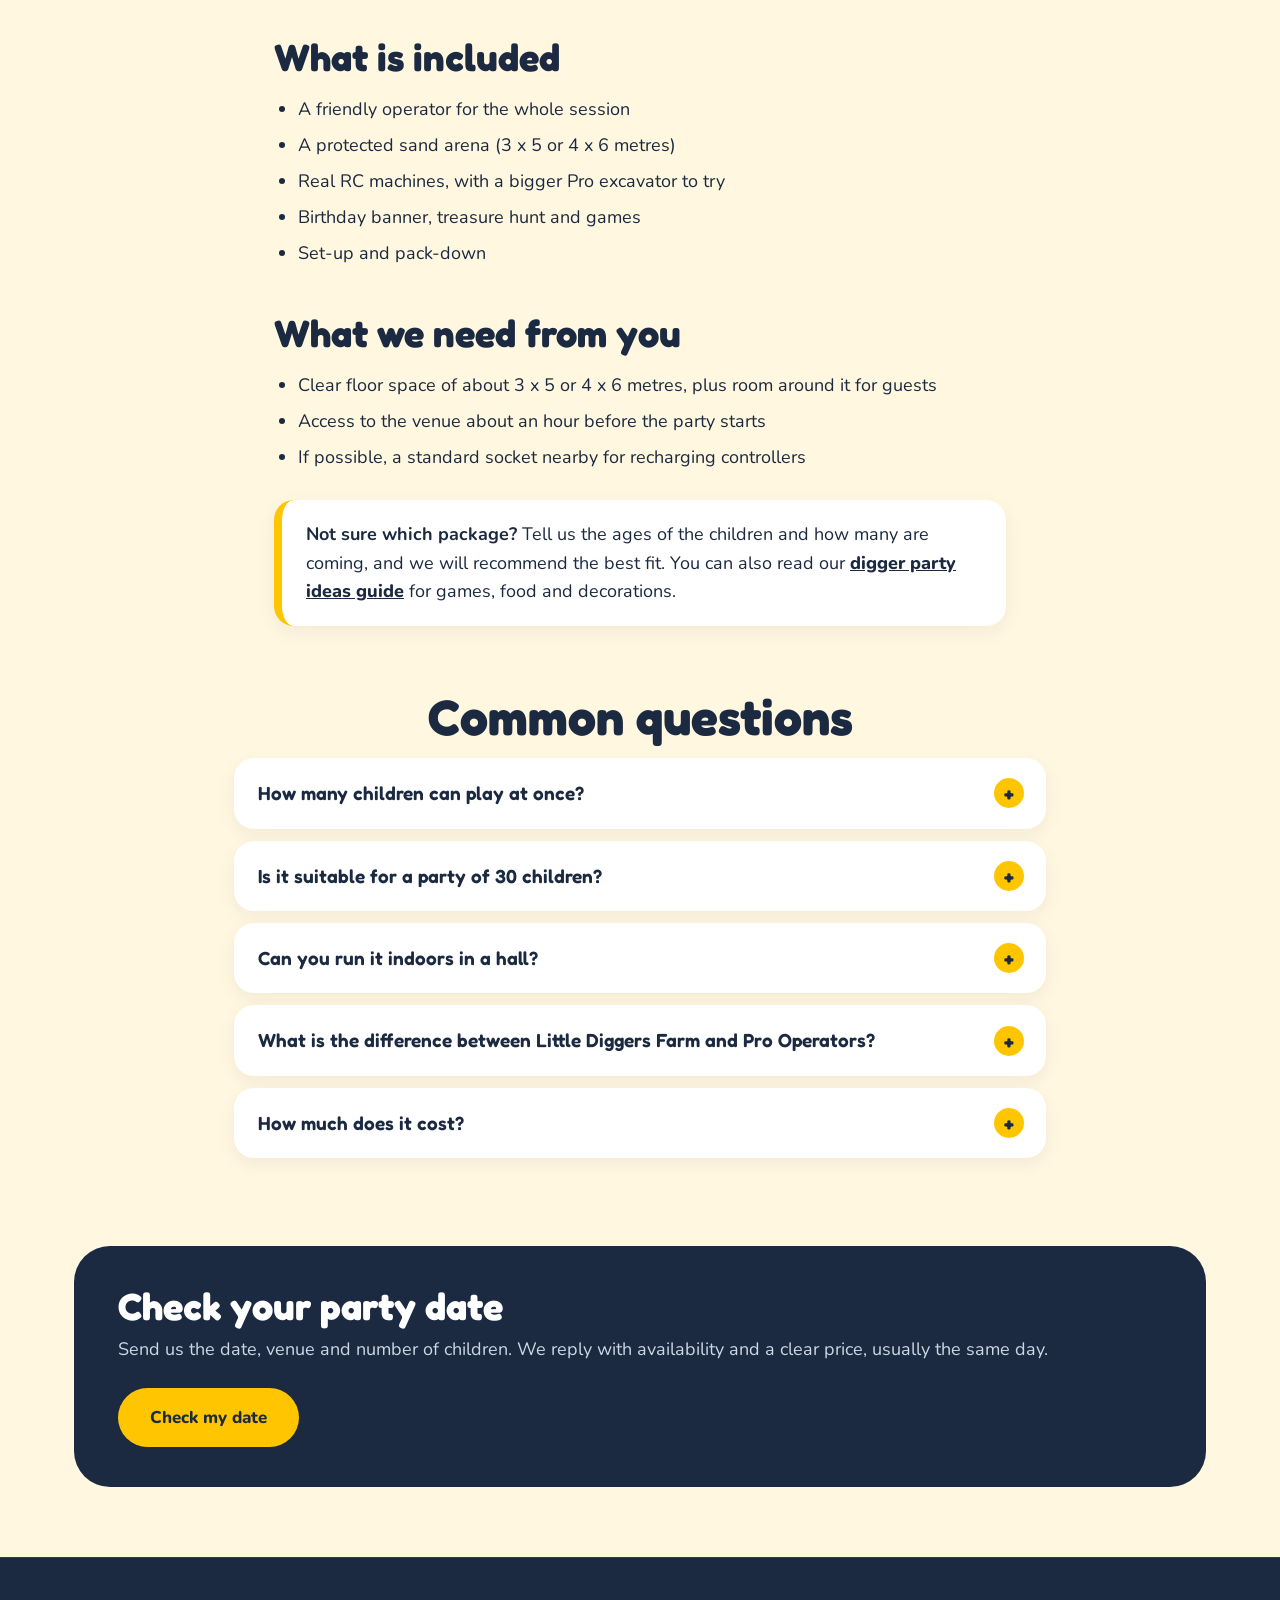
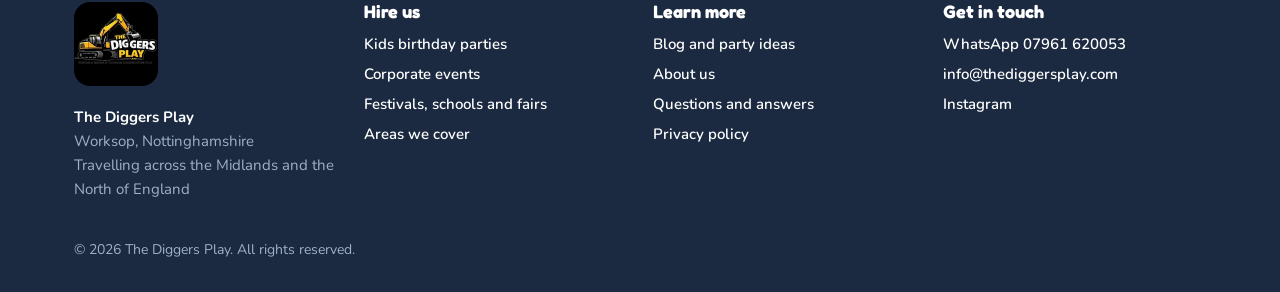
<file: kids-birthday-parties/index.html>
<!doctype html>
<html lang="en-GB">
<head>
<meta charset="utf-8">
<meta name="viewport" content="width=device-width, initial-scale=1">
<title>Digger Birthday Party Entertainment | The Diggers Play</title>
<meta name="description" content="RC digger birthday parties for ages 3 and up. Real remote-control machines in a protected sand arena, indoors or out. Little Diggers from £360, Pro from £480.">
<link rel="canonical" href="https://thediggersplay.com/kids-birthday-parties/">
<meta name="robots" content="index, follow, max-image-preview:large">
<meta name="theme-color" content="#ffc600">
<meta property="og:site_name" content="The Diggers Play">
<meta property="og:locale" content="en_GB">
<meta property="og:type" content="website">
<meta property="og:title" content="Digger Birthday Party Entertainment | The Diggers Play">
<meta property="og:description" content="RC digger birthday parties for ages 3 and up. Real remote-control machines in a protected sand arena, indoors or out. Little Diggers from £360, Pro from £480.">
<meta property="og:url" content="https://thediggersplay.com/kids-birthday-parties/">
<meta property="og:image" content="https://thediggersplay.com/og-image.jpg">
<meta property="og:image:width" content="1200">
<meta property="og:image:height" content="630">
<meta name="twitter:card" content="summary_large_image">
<meta name="twitter:title" content="Digger Birthday Party Entertainment | The Diggers Play">
<meta name="twitter:description" content="RC digger birthday parties for ages 3 and up. Real remote-control machines in a protected sand arena, indoors or out. Little Diggers from £360, Pro from £480.">
<meta name="twitter:image" content="https://thediggersplay.com/og-image.jpg">
<link rel="icon" href="/favicon.ico" sizes="48x48">
<link rel="icon" type="image/png" sizes="32x32" href="/favicon-32.png">
<link rel="apple-touch-icon" href="/apple-touch-icon.png">
<link rel="manifest" href="/site.webmanifest">
<link rel="preload" href="/assets/fonts/fredoka-latin-700-normal.woff2" as="font" type="font/woff2" crossorigin>
<link rel="preload" href="/assets/fonts/nunito-latin-400-normal.woff2" as="font" type="font/woff2" crossorigin>
<link rel="stylesheet" href="/assets/style.css">
<script>document.documentElement.classList.add('js')</script>
<script type="application/ld+json">{"@context":"https://schema.org","@type":"BreadcrumbList","itemListElement":[{"@type":"ListItem","position":1,"name":"Home","item":"https://thediggersplay.com/"},{"@type":"ListItem","position":2,"name":"Kids birthday parties","item":"https://thediggersplay.com/kids-birthday-parties/"}]}</script>
<script type="application/ld+json">{"@context":"https://schema.org","@type":"Service","name":"Little Diggers Farm RC digger birthday party (ages 3 to 6)","description":"A farm-themed RC digger party for children aged 3 to 6, with small machines, treasure hunts and a friendly operator.","url":"https://thediggersplay.com/kids-birthday-parties/","provider":{"@id":"https://thediggersplay.com/#business"},"serviceType":"Event entertainment hire","areaServed":[{"@type":"AdministrativeArea","name":"Nottinghamshire"},{"@type":"AdministrativeArea","name":"South Yorkshire"},{"@type":"AdministrativeArea","name":"Derbyshire"},{"@type":"AdministrativeArea","name":"Lincolnshire"},{"@type":"AdministrativeArea","name":"West Yorkshire"},{"@type":"AdministrativeArea","name":"Leicestershire"}],"offers":{"@type":"Offer","priceCurrency":"GBP","priceSpecification":{"@type":"PriceSpecification","priceCurrency":"GBP","minPrice":360},"description":"Prices start from £360, depending on location and timings."}}</script>
<script type="application/ld+json">{"@context":"https://schema.org","@type":"Service","name":"Pro Operators Site RC construction birthday party (ages 6+)","description":"A construction-site themed RC digger party for children aged 6 and up, with a crane, excavators, loaders and dump trucks.","url":"https://thediggersplay.com/kids-birthday-parties/","provider":{"@id":"https://thediggersplay.com/#business"},"serviceType":"Event entertainment hire","areaServed":[{"@type":"AdministrativeArea","name":"Nottinghamshire"},{"@type":"AdministrativeArea","name":"South Yorkshire"},{"@type":"AdministrativeArea","name":"Derbyshire"},{"@type":"AdministrativeArea","name":"Lincolnshire"},{"@type":"AdministrativeArea","name":"West Yorkshire"},{"@type":"AdministrativeArea","name":"Leicestershire"}],"offers":{"@type":"Offer","priceCurrency":"GBP","priceSpecification":{"@type":"PriceSpecification","priceCurrency":"GBP","minPrice":480},"description":"Prices start from £480, depending on location and timings."}}</script>
<script type="application/ld+json">{"@context":"https://schema.org","@type":"FAQPage","mainEntity":[{"@type":"Question","name":"How many children can play at once?","acceptedAnswer":{"@type":"Answer","text":"Between 3 and 6 children can drive in the arena at the same time. They can play group games and races, or free play with our operator helping. At bigger parties we rotate small groups so every child gets a proper turn."}},{"@type":"Question","name":"Is it suitable for a party of 30 children?","acceptedAnswer":{"@type":"Answer","text":"Yes. Around 30 children works well when they are split into small groups. Parents and the children waiting stand around the caution tape, and the session usually runs for about 2 hours."}},{"@type":"Question","name":"Can you run it indoors in a hall?","acceptedAnswer":{"@type":"Answer","text":"Yes. We protect the floor with heavy-duty sheeting and leave no sand behind. We need about 3 x 5 or 4 x 6 metres of clear space. Read how indoor set-ups work."}},{"@type":"Question","name":"What is the difference between Little Diggers Farm and Pro Operators?","acceptedAnswer":{"@type":"Answer","text":"Little Diggers Farm is a farm-themed arena with small, gentle machines for ages 3 to 6. Pro Operators is a construction site with a crane, excavators, loaders and dump trucks, with bigger machines and team challenges for ages 6 and up. A bigger Pro excavator to try is included in both."}},{"@type":"Question","name":"How much does it cost?","acceptedAnswer":{"@type":"Answer","text":"Little Diggers Farm starts from £360 and Pro Operators from £480, depending on your location and timings. Read what affects the price or send an enquiry for an exact quote."}}]}</script>
</head>
<body>
<a class="skip" href="#main">Skip to content</a>
<nav class="nav" aria-label="Main">
  <div class="nav-in">
    <a class="brand" href="/"><img src="/photos/the-diggers-play-logo-nav.png" width="52" height="52" alt="The Diggers Play logo"><span>The Diggers Play</span></a>
    <button class="burger" id="burger" aria-label="Open menu" aria-expanded="false" aria-controls="navLinks"><span></span><span></span><span></span></button>
    <div class="nav-links" id="navLinks">
      <a href="/kids-birthday-parties/" aria-current="page">Birthday parties</a>
      <a href="/corporate-events/">Corporate events</a>
      <a href="/#fleet">The fleet</a>
      <a href="/areas-we-cover/">Areas we cover</a>
      <a href="/blog/">Blog</a>
      <a class="cta" href="/#book">Book your date</a>
    </div>
  </div>
</nav>
<nav class="crumbs wrap" aria-label="Breadcrumb"><a href="/">Home</a><span>/</span><span aria-current="page" style="margin:0">Kids birthday parties</span></nav><main id="main">

<section class="wrap page-hero">
  <div class="kicker">Birthday parties</div>
  <h1>Digger birthday party entertainment for kids</h1>
  <p class="lead">Real remote-control excavators, loaders and trucks in a protected sand arena. We bring the machines, the games and a friendly operator, so you can enjoy the party. Perfect for ages 3 and up, indoors or out.</p>
  <div class="hero-cta"><a class="btn btn-red" href="/#book">Check my date</a><a class="btn btn-line" href="#packages">Compare the packages</a></div>
</section>

<section class="wrap" id="packages" style="padding-bottom:30px">
  <div class="two-col">
    <article class="tile" id="little-diggers">
      <span class="badge" style="background:var(--green);color:#fff">Ages 3 to 6</span>
      <h2 style="font-size:32px;margin:10px 0 8px">Little Diggers Farm</h2>
      <p><strong>From £360.</strong> A cosy farm of straw and sand with small, easy-to-drive RC machines. The perfect first digger adventure for little hands.</p>
      <ul>
        <li>Small, gentle machines made for beginners</li>
        <li>Treasure hunts and simple farm missions</li>
        <li>Group games or free play, 3 to 6 drivers at a time</li>
        <li>Birthday banner included</li>
        <li>A bigger Pro excavator to try, included in the price</li>
      </ul>
      <a class="btn btn-navy" href="/?package=little-diggers#book">Enquire about Little Diggers</a>
    </article>
    <article class="tile" id="pro-operators">
      <span class="badge" style="background:var(--red);color:#fff">Ages 6 and up</span>
      <h2 style="font-size:32px;margin:10px 0 8px">Pro Operators Site</h2>
      <p><strong>From £480.</strong> A busy building site with a crane, excavators, loaders and dump trucks. Bigger machines and real team challenges.</p>
      <ul>
        <li>Team and solo challenges</li>
        <li>Carry, load and unload missions</li>
        <li>Races against the clock</li>
        <li>Birthday banner included</li>
        <li>Pro excavator experience included</li>
      </ul>
      <a class="btn btn-navy" href="/?package=pro-operators#book">Enquire about Pro Operators</a>
    </article>
  </div>
  <p style="font-size:14px;color:var(--muted)">Prices are starting prices and depend on your location and timings. Machines used can vary by event and package.</p>
</section>

<section class="wrap prose" style="padding-bottom:20px">
  <h2>How a digger party runs</h2>
  <p>Most parties run for around 2 hours of play, and we are happy to flex either way. Here is a typical flow:</p>
  <ol>
    <li><strong>Set-up (about an hour before guests arrive).</strong> We build the arena, protect the floor and lay out the machines and the birthday banner.</li>
    <li><strong>Welcome and safety briefing.</strong> Our operator shows the children how the controllers work and explains the rules of the arena.</li>
    <li><strong>Games and free play.</strong> Between 3 and 6 children drive at a time. Group games might be a sand-moving race, loading the trucks or a team challenge. In free play the children dig and drive their own way while the operator helps.</li>
    <li><strong>Treasure hunt.</strong> A favourite finale. Children use the machines to uncover hidden treasure in the sand.</li>
    <li><strong>Pack-down.</strong> We clear the arena and leave the floor as we found it.</li>
  </ol>
  <h2>What is included</h2>
  <ul>
    <li>A friendly operator for the whole session</li>
    <li>A protected sand arena (3 x 5 or 4 x 6 metres)</li>
    <li>Real RC machines, with a bigger Pro excavator to try</li>
    <li>Birthday banner, treasure hunt and games</li>
    <li>Set-up and pack-down</li>
  </ul>
  <h2>What we need from you</h2>
  <ul>
    <li>Clear floor space of about 3 x 5 or 4 x 6 metres, plus room around it for guests</li>
    <li>Access to the venue about an hour before the party starts</li>
    <li>If possible, a standard socket nearby for recharging controllers</li>
  </ul>
  <div class="callout"><p><strong>Not sure which package?</strong> Tell us the ages of the children and how many are coming, and we will recommend the best fit. You can also read our <a href="/blog/digger-party-ideas-for-kids/">digger party ideas guide</a> for games, food and decorations.</p></div>
</section>
<section class="wrap faq" style="max-width:860px;padding:10px 24px 20px"><div class="center"><h2 class="h2">Common questions</h2></div><details><summary>How many children can play at once?</summary><div class="ans">Between 3 and 6 children can drive in the arena at the same time. They can play group games and races, or free play with our operator helping. At bigger parties we rotate small groups so every child gets a proper turn.</div></details><details><summary>Is it suitable for a party of 30 children?</summary><div class="ans">Yes. Around 30 children works well when they are split into small groups. Parents and the children waiting stand around the caution tape, and the session usually runs for about 2 hours.</div></details><details><summary>Can you run it indoors in a hall?</summary><div class="ans">Yes. We protect the floor with heavy-duty sheeting and leave no sand behind. We need about 3 x 5 or 4 x 6 metres of clear space. <a href="/blog/can-you-have-a-digger-party-indoors/">Read how indoor set-ups work</a>.</div></details><details><summary>What is the difference between Little Diggers Farm and Pro Operators?</summary><div class="ans">Little Diggers Farm is a farm-themed arena with small, gentle machines for ages 3 to 6. Pro Operators is a construction site with a crane, excavators, loaders and dump trucks, with bigger machines and team challenges for ages 6 and up. A bigger Pro excavator to try is included in both.</div></details><details><summary>How much does it cost?</summary><div class="ans">Little Diggers Farm starts from £360 and Pro Operators from £480, depending on your location and timings. <a href="/blog/how-much-does-rc-digger-party-hire-cost/">Read what affects the price</a> or send an enquiry for an exact quote.</div></details></section>
<section class="wrap"><div class="cta-band">
  <div><h2>Check your party date</h2><p>Send us the date, venue and number of children. We reply with availability and a clear price, usually the same day.</p></div>
  <a class="btn btn-yellow" href="/?package=little-diggers#book">Check my date</a>
</div></section>

</main>
<footer class="footer">
  <div class="foot-cols">
    <div>
      <img src="/photos/the-diggers-play-logo-footer.webp" width="84" height="84" alt="The Diggers Play: Portable Indoor and Outdoor Construction Play" style="border-radius:16px;margin-bottom:12px" loading="lazy">
      <p><strong style="color:#fff">The Diggers Play</strong><br>Worksop, Nottinghamshire<br>Travelling across the Midlands and the North of England</p>
    </div>
    <div>
      <h2>Hire us</h2>
      <ul>
        <li><a href="/kids-birthday-parties/">Kids birthday parties</a></li>
        <li><a href="/corporate-events/">Corporate events</a></li>
        <li><a href="/festivals-schools-and-community-events/">Festivals, schools and fairs</a></li>
        <li><a href="/areas-we-cover/">Areas we cover</a></li>
      </ul>
    </div>
    <div>
      <h2>Learn more</h2>
      <ul>
        <li><a href="/blog/">Blog and party ideas</a></li>
        <li><a href="/about/">About us</a></li>
        <li><a href="/#faq">Questions and answers</a></li>
        <li><a href="/privacy/">Privacy policy</a></li>
      </ul>
    </div>
    <div>
      <h2>Get in touch</h2>
      <ul>
        <li><a href="https://wa.me/447961620053" rel="noopener">WhatsApp 07961 620053</a></li>
        <li><a href="mailto:info@thediggersplay.com">info@thediggersplay.com</a></li>
        <li><a href="https://www.instagram.com/thediggersplay" rel="noopener">Instagram</a></li>
      </ul>
    </div>
  </div>
  <div class="foot-in" style="padding-top:18px;padding-bottom:30px;font-size:14px">
    <div>&copy; 2026 The Diggers Play. All rights reserved.</div>
  </div>
</footer>
<script src="/assets/site.js" defer></script>
</body>
</html>
</file>
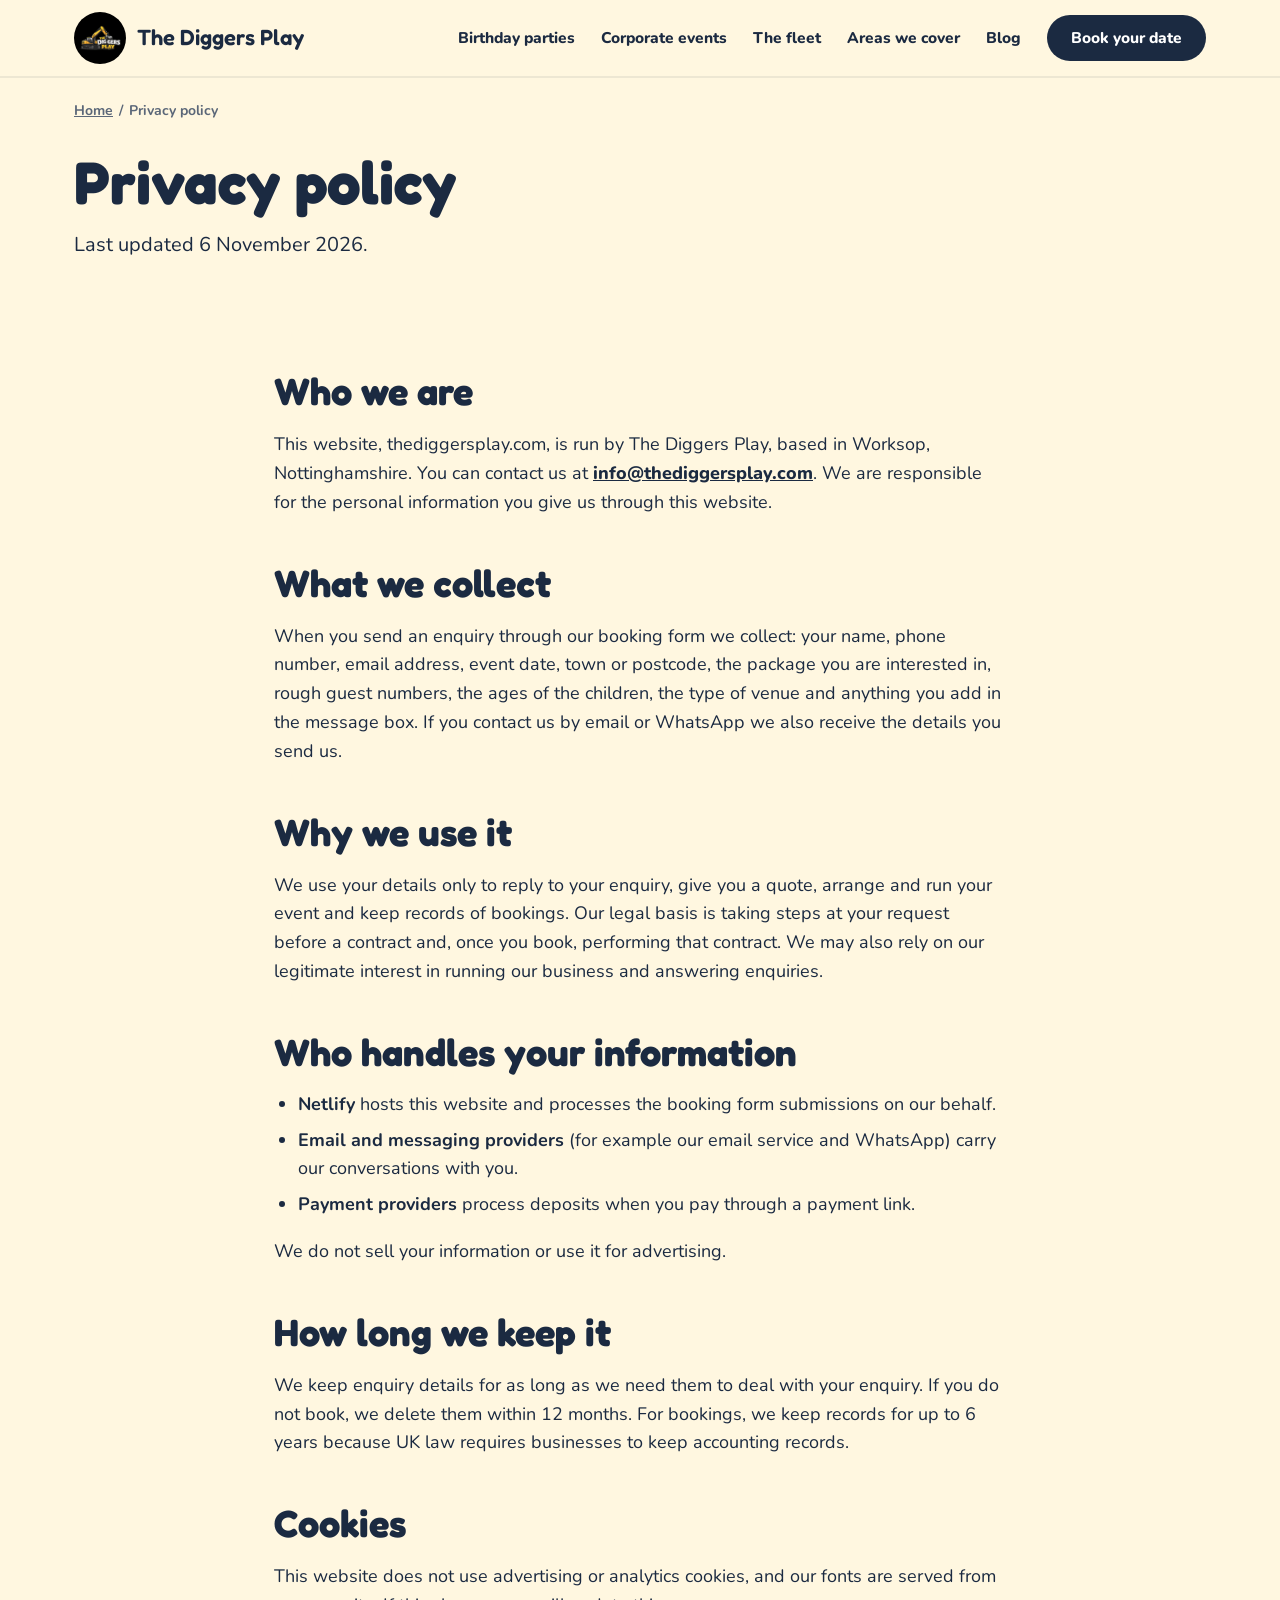
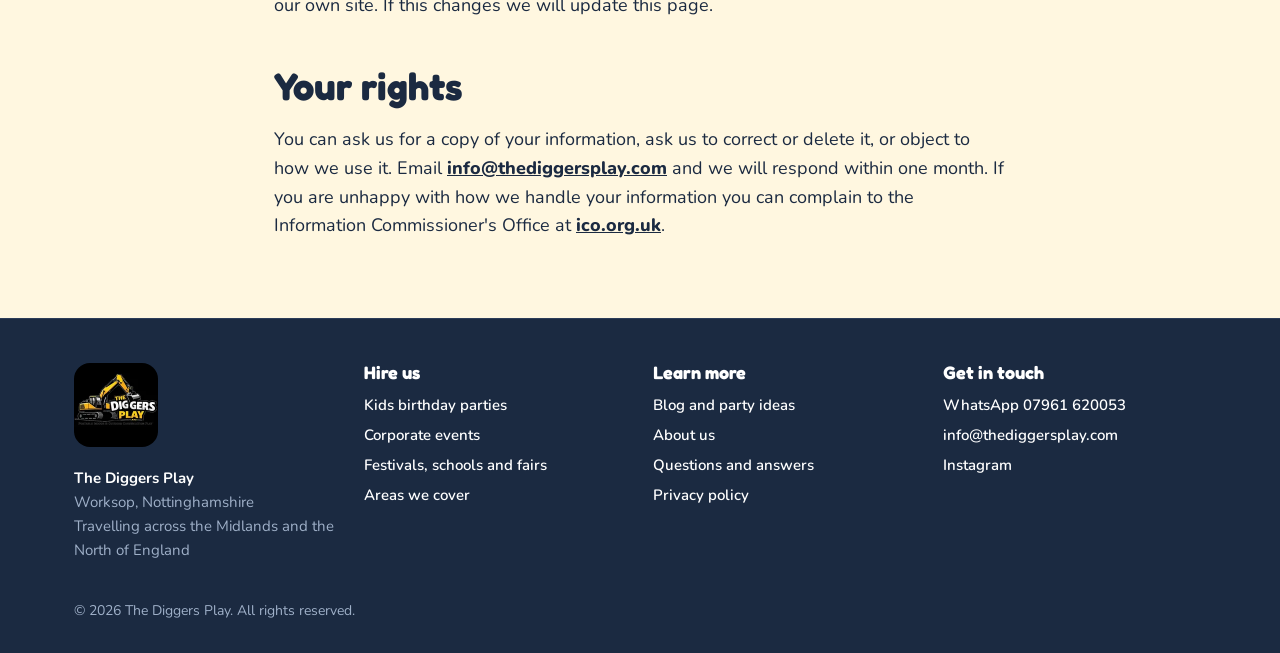
<file: privacy/index.html>
<!doctype html>
<html lang="en-GB">
<head>
<meta charset="utf-8">
<meta name="viewport" content="width=device-width, initial-scale=1">
<title>Privacy Policy | The Diggers Play</title>
<meta name="description" content="How The Diggers Play collects and uses the details you send through our booking form, and your rights under UK data protection law.">
<link rel="canonical" href="https://thediggersplay.com/privacy/">
<meta name="robots" content="index, follow, max-image-preview:large">
<meta name="theme-color" content="#ffc600">
<meta property="og:site_name" content="The Diggers Play">
<meta property="og:locale" content="en_GB">
<meta property="og:type" content="website">
<meta property="og:title" content="Privacy Policy | The Diggers Play">
<meta property="og:description" content="How The Diggers Play collects and uses the details you send through our booking form, and your rights under UK data protection law.">
<meta property="og:url" content="https://thediggersplay.com/privacy/">
<meta property="og:image" content="https://thediggersplay.com/og-image.jpg">
<meta property="og:image:width" content="1200">
<meta property="og:image:height" content="630">
<meta name="twitter:card" content="summary_large_image">
<meta name="twitter:title" content="Privacy Policy | The Diggers Play">
<meta name="twitter:description" content="How The Diggers Play collects and uses the details you send through our booking form, and your rights under UK data protection law.">
<meta name="twitter:image" content="https://thediggersplay.com/og-image.jpg">
<link rel="icon" href="/favicon.ico" sizes="48x48">
<link rel="icon" type="image/png" sizes="32x32" href="/favicon-32.png">
<link rel="apple-touch-icon" href="/apple-touch-icon.png">
<link rel="manifest" href="/site.webmanifest">
<link rel="preload" href="/assets/fonts/fredoka-latin-700-normal.woff2" as="font" type="font/woff2" crossorigin>
<link rel="preload" href="/assets/fonts/nunito-latin-400-normal.woff2" as="font" type="font/woff2" crossorigin>
<link rel="stylesheet" href="/assets/style.css">
<script>document.documentElement.classList.add('js')</script>
<script type="application/ld+json">{"@context":"https://schema.org","@type":"BreadcrumbList","itemListElement":[{"@type":"ListItem","position":1,"name":"Home","item":"https://thediggersplay.com/"},{"@type":"ListItem","position":2,"name":"Privacy policy","item":"https://thediggersplay.com/privacy/"}]}</script>
</head>
<body>
<a class="skip" href="#main">Skip to content</a>
<nav class="nav" aria-label="Main">
  <div class="nav-in">
    <a class="brand" href="/"><img src="/photos/the-diggers-play-logo-nav.png" width="52" height="52" alt="The Diggers Play logo"><span>The Diggers Play</span></a>
    <button class="burger" id="burger" aria-label="Open menu" aria-expanded="false" aria-controls="navLinks"><span></span><span></span><span></span></button>
    <div class="nav-links" id="navLinks">
      <a href="/kids-birthday-parties/">Birthday parties</a>
      <a href="/corporate-events/">Corporate events</a>
      <a href="/#fleet">The fleet</a>
      <a href="/areas-we-cover/">Areas we cover</a>
      <a href="/blog/">Blog</a>
      <a class="cta" href="/#book">Book your date</a>
    </div>
  </div>
</nav>
<nav class="crumbs wrap" aria-label="Breadcrumb"><a href="/">Home</a><span>/</span><span aria-current="page" style="margin:0">Privacy policy</span></nav><main id="main">

<section class="wrap page-hero">
  <h1>Privacy policy</h1>
  <p class="lead">Last updated 6 November 2026.</p>
</section>
<section class="wrap prose" style="padding-bottom:60px">
  <h2>Who we are</h2>
  <p>This website, thediggersplay.com, is run by The Diggers Play, based in Worksop, Nottinghamshire. You can contact us at <a href="mailto:info@thediggersplay.com">info@thediggersplay.com</a>. We are responsible for the personal information you give us through this website.</p>
  <h2>What we collect</h2>
  <p>When you send an enquiry through our booking form we collect: your name, phone number, email address, event date, town or postcode, the package you are interested in, rough guest numbers, the ages of the children, the type of venue and anything you add in the message box. If you contact us by email or WhatsApp we also receive the details you send us.</p>
  <h2>Why we use it</h2>
  <p>We use your details only to reply to your enquiry, give you a quote, arrange and run your event and keep records of bookings. Our legal basis is taking steps at your request before a contract and, once you book, performing that contract. We may also rely on our legitimate interest in running our business and answering enquiries.</p>
  <h2>Who handles your information</h2>
  <ul>
    <li><strong>Netlify</strong> hosts this website and processes the booking form submissions on our behalf.</li>
    <li><strong>Email and messaging providers</strong> (for example our email service and WhatsApp) carry our conversations with you.</li>
    <li><strong>Payment providers</strong> process deposits when you pay through a payment link.</li>
  </ul>
  <p>We do not sell your information or use it for advertising.</p>
  <h2>How long we keep it</h2>
  <p>We keep enquiry details for as long as we need them to deal with your enquiry. If you do not book, we delete them within 12 months. For bookings, we keep records for up to 6 years because UK law requires businesses to keep accounting records.</p>
  <h2>Cookies</h2>
  <p>This website does not use advertising or analytics cookies, and our fonts are served from our own site. If this changes we will update this page.</p>
  <h2>Your rights</h2>
  <p>You can ask us for a copy of your information, ask us to correct or delete it, or object to how we use it. Email <a href="mailto:info@thediggersplay.com">info@thediggersplay.com</a> and we will respond within one month. If you are unhappy with how we handle your information you can complain to the Information Commissioner's Office at <a href="https://ico.org.uk" rel="noopener">ico.org.uk</a>.</p>
</section>

</main>
<footer class="footer">
  <div class="foot-cols">
    <div>
      <img src="/photos/the-diggers-play-logo-footer.webp" width="84" height="84" alt="The Diggers Play: Portable Indoor and Outdoor Construction Play" style="border-radius:16px;margin-bottom:12px" loading="lazy">
      <p><strong style="color:#fff">The Diggers Play</strong><br>Worksop, Nottinghamshire<br>Travelling across the Midlands and the North of England</p>
    </div>
    <div>
      <h2>Hire us</h2>
      <ul>
        <li><a href="/kids-birthday-parties/">Kids birthday parties</a></li>
        <li><a href="/corporate-events/">Corporate events</a></li>
        <li><a href="/festivals-schools-and-community-events/">Festivals, schools and fairs</a></li>
        <li><a href="/areas-we-cover/">Areas we cover</a></li>
      </ul>
    </div>
    <div>
      <h2>Learn more</h2>
      <ul>
        <li><a href="/blog/">Blog and party ideas</a></li>
        <li><a href="/about/">About us</a></li>
        <li><a href="/#faq">Questions and answers</a></li>
        <li><a href="/privacy/">Privacy policy</a></li>
      </ul>
    </div>
    <div>
      <h2>Get in touch</h2>
      <ul>
        <li><a href="https://wa.me/447961620053" rel="noopener">WhatsApp 07961 620053</a></li>
        <li><a href="mailto:info@thediggersplay.com">info@thediggersplay.com</a></li>
        <li><a href="https://www.instagram.com/thediggersplay" rel="noopener">Instagram</a></li>
      </ul>
    </div>
  </div>
  <div class="foot-in" style="padding-top:18px;padding-bottom:30px;font-size:14px">
    <div>&copy; 2026 The Diggers Play. All rights reserved.</div>
  </div>
</footer>
<script src="/assets/site.js" defer></script>
</body>
</html>
</file>
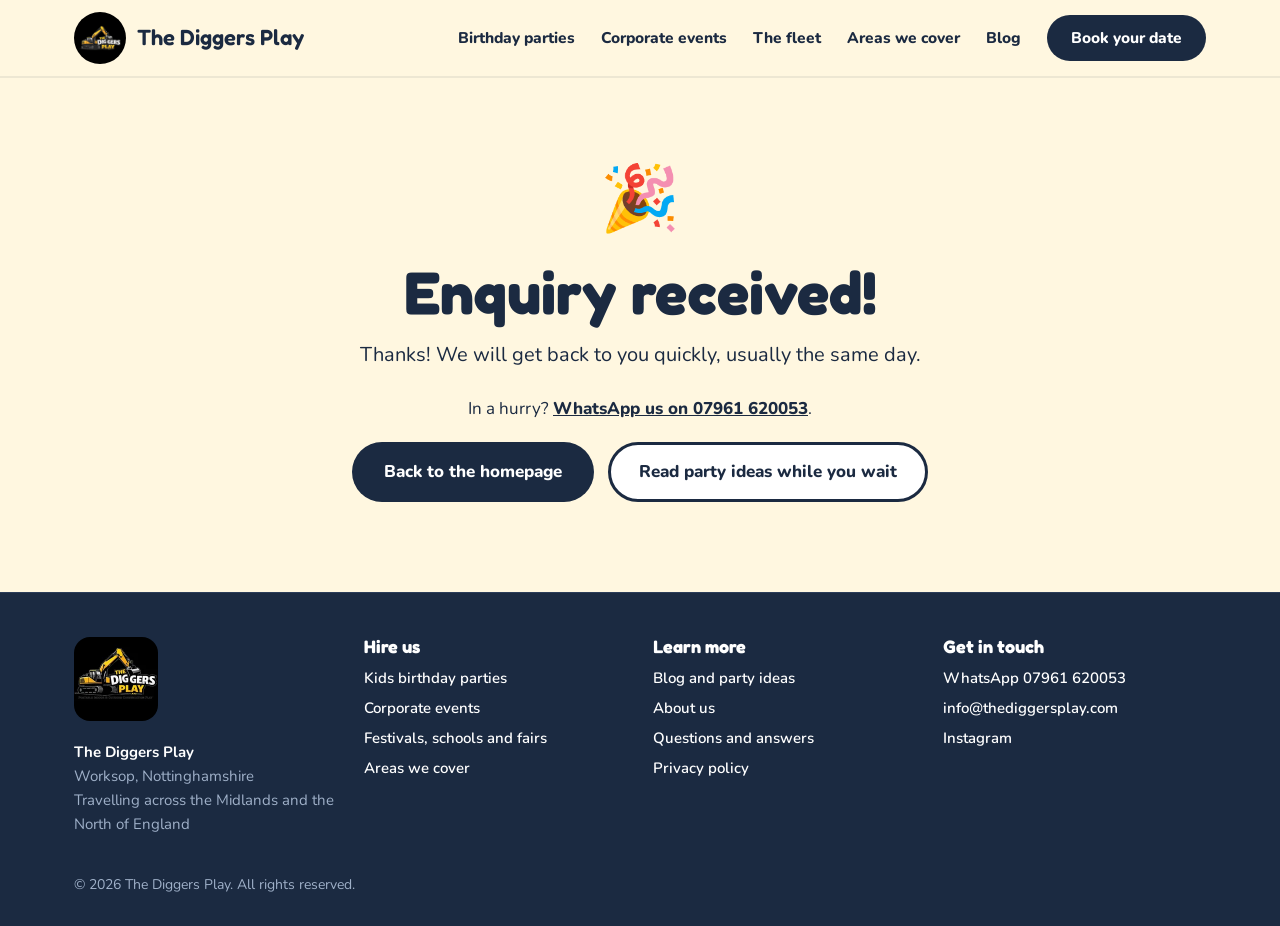
<file: thank-you/index.html>
<!doctype html>
<html lang="en-GB">
<head>
<meta charset="utf-8">
<meta name="viewport" content="width=device-width, initial-scale=1">
<title>Thank you | The Diggers Play</title>
<meta name="description" content="Thanks for your enquiry. We will reply soon.">
<link rel="canonical" href="https://thediggersplay.com/thank-you/">
<meta name="robots" content="noindex, follow">
<meta name="theme-color" content="#ffc600">
<meta property="og:site_name" content="The Diggers Play">
<meta property="og:locale" content="en_GB">
<meta property="og:type" content="website">
<meta property="og:title" content="Thank you | The Diggers Play">
<meta property="og:description" content="Thanks for your enquiry. We will reply soon.">
<meta property="og:url" content="https://thediggersplay.com/thank-you/">
<meta property="og:image" content="https://thediggersplay.com/og-image.jpg">
<meta property="og:image:width" content="1200">
<meta property="og:image:height" content="630">
<meta name="twitter:card" content="summary_large_image">
<meta name="twitter:title" content="Thank you | The Diggers Play">
<meta name="twitter:description" content="Thanks for your enquiry. We will reply soon.">
<meta name="twitter:image" content="https://thediggersplay.com/og-image.jpg">
<link rel="icon" href="/favicon.ico" sizes="48x48">
<link rel="icon" type="image/png" sizes="32x32" href="/favicon-32.png">
<link rel="apple-touch-icon" href="/apple-touch-icon.png">
<link rel="manifest" href="/site.webmanifest">
<link rel="preload" href="/assets/fonts/fredoka-latin-700-normal.woff2" as="font" type="font/woff2" crossorigin>
<link rel="preload" href="/assets/fonts/nunito-latin-400-normal.woff2" as="font" type="font/woff2" crossorigin>
<link rel="stylesheet" href="/assets/style.css">
<script>document.documentElement.classList.add('js')</script>
</head>
<body>
<a class="skip" href="#main">Skip to content</a>
<nav class="nav" aria-label="Main">
  <div class="nav-in">
    <a class="brand" href="/"><img src="/photos/the-diggers-play-logo-nav.png" width="52" height="52" alt="The Diggers Play logo"><span>The Diggers Play</span></a>
    <button class="burger" id="burger" aria-label="Open menu" aria-expanded="false" aria-controls="navLinks"><span></span><span></span><span></span></button>
    <div class="nav-links" id="navLinks">
      <a href="/kids-birthday-parties/">Birthday parties</a>
      <a href="/corporate-events/">Corporate events</a>
      <a href="/#fleet">The fleet</a>
      <a href="/areas-we-cover/">Areas we cover</a>
      <a href="/blog/">Blog</a>
      <a class="cta" href="/#book">Book your date</a>
    </div>
  </div>
</nav>
<main id="main">
<section class="wrap page-hero" style="text-align:center;padding:70px 24px 90px">
  <div style="font-size:64px" aria-hidden="true">&#127881;</div>
  <h1>Enquiry received!</h1>
  <p class="lead" style="margin-left:auto;margin-right:auto">Thanks! We will get back to you quickly, usually the same day.</p>
  <p>In a hurry? <a href="https://wa.me/447961620053" style="font-weight:800">WhatsApp us on 07961 620053</a>.</p>
  <div class="hero-cta" style="justify-content:center;margin-top:20px"><a class="btn btn-navy" href="/">Back to the homepage</a><a class="btn btn-line" href="/blog/">Read party ideas while you wait</a></div>
</section>
</main><footer class="footer">
  <div class="foot-cols">
    <div>
      <img src="/photos/the-diggers-play-logo-footer.webp" width="84" height="84" alt="The Diggers Play: Portable Indoor and Outdoor Construction Play" style="border-radius:16px;margin-bottom:12px" loading="lazy">
      <p><strong style="color:#fff">The Diggers Play</strong><br>Worksop, Nottinghamshire<br>Travelling across the Midlands and the North of England</p>
    </div>
    <div>
      <h2>Hire us</h2>
      <ul>
        <li><a href="/kids-birthday-parties/">Kids birthday parties</a></li>
        <li><a href="/corporate-events/">Corporate events</a></li>
        <li><a href="/festivals-schools-and-community-events/">Festivals, schools and fairs</a></li>
        <li><a href="/areas-we-cover/">Areas we cover</a></li>
      </ul>
    </div>
    <div>
      <h2>Learn more</h2>
      <ul>
        <li><a href="/blog/">Blog and party ideas</a></li>
        <li><a href="/about/">About us</a></li>
        <li><a href="/#faq">Questions and answers</a></li>
        <li><a href="/privacy/">Privacy policy</a></li>
      </ul>
    </div>
    <div>
      <h2>Get in touch</h2>
      <ul>
        <li><a href="https://wa.me/447961620053" rel="noopener">WhatsApp 07961 620053</a></li>
        <li><a href="mailto:info@thediggersplay.com">info@thediggersplay.com</a></li>
        <li><a href="https://www.instagram.com/thediggersplay" rel="noopener">Instagram</a></li>
      </ul>
    </div>
  </div>
  <div class="foot-in" style="padding-top:18px;padding-bottom:30px;font-size:14px">
    <div>&copy; 2026 The Diggers Play. All rights reserved.</div>
  </div>
</footer>
<script src="/assets/site.js" defer></script>
</body>
</html>
</file>
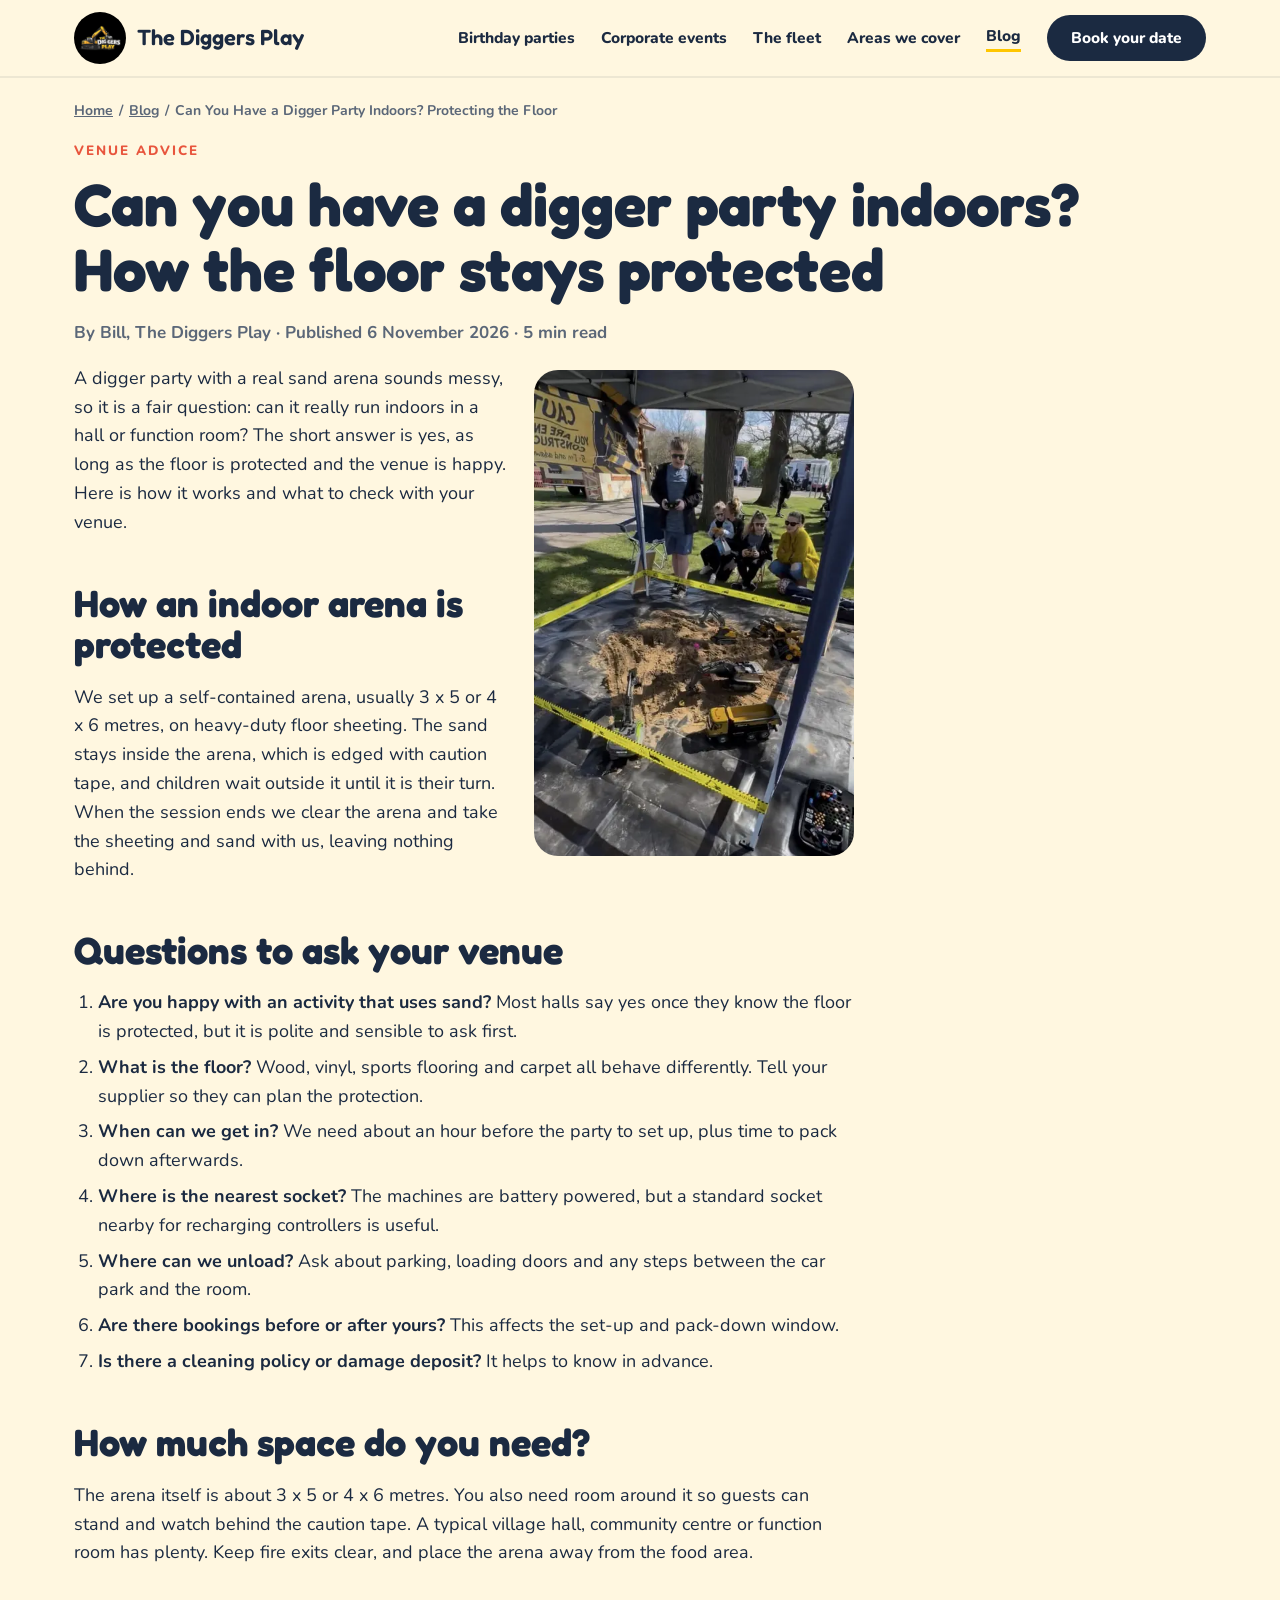
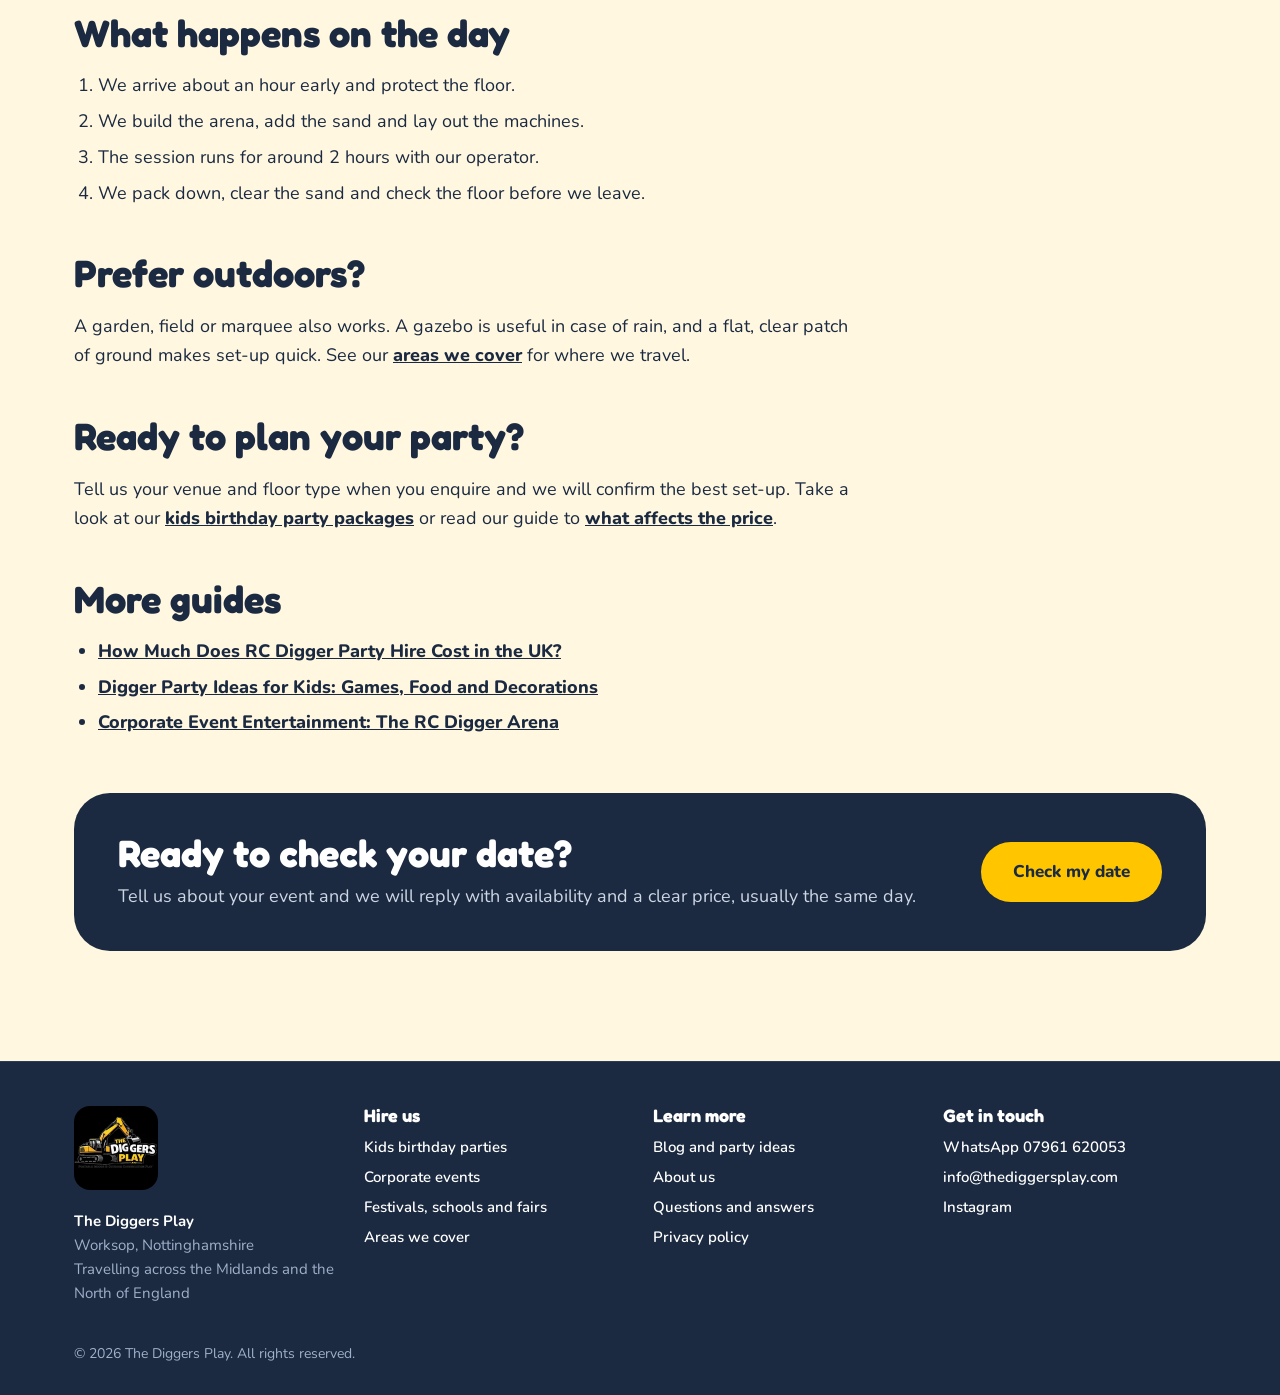
<file: blog/can-you-have-a-digger-party-indoors/index.html>
<!doctype html>
<html lang="en-GB">
<head>
<meta charset="utf-8">
<meta name="viewport" content="width=device-width, initial-scale=1">
<title>Can You Have a Digger Party Indoors? Protecting the Floor</title>
<meta name="description" content="Yes, a sand digger party can run in a hall or venue. Here is what to ask the venue, how the arena is protected and what a tidy pack-down looks like.">
<link rel="canonical" href="https://thediggersplay.com/blog/can-you-have-a-digger-party-indoors/">
<meta name="robots" content="index, follow, max-image-preview:large">
<meta name="theme-color" content="#ffc600">
<meta property="og:site_name" content="The Diggers Play">
<meta property="og:locale" content="en_GB">
<meta property="og:type" content="article">
<meta property="og:title" content="Can You Have a Digger Party Indoors? Protecting the Floor">
<meta property="og:description" content="Yes, a sand digger party can run in a hall or venue. Here is what to ask the venue, how the arena is protected and what a tidy pack-down looks like.">
<meta property="og:url" content="https://thediggersplay.com/blog/can-you-have-a-digger-party-indoors/">
<meta property="og:image" content="https://thediggersplay.com/og-image.jpg">
<meta property="og:image:width" content="1200">
<meta property="og:image:height" content="630">
<meta name="twitter:card" content="summary_large_image">
<meta name="twitter:title" content="Can You Have a Digger Party Indoors? Protecting the Floor">
<meta name="twitter:description" content="Yes, a sand digger party can run in a hall or venue. Here is what to ask the venue, how the arena is protected and what a tidy pack-down looks like.">
<meta name="twitter:image" content="https://thediggersplay.com/og-image.jpg">
<link rel="icon" href="/favicon.ico" sizes="48x48">
<link rel="icon" type="image/png" sizes="32x32" href="/favicon-32.png">
<link rel="apple-touch-icon" href="/apple-touch-icon.png">
<link rel="manifest" href="/site.webmanifest">
<link rel="preload" href="/assets/fonts/fredoka-latin-700-normal.woff2" as="font" type="font/woff2" crossorigin>
<link rel="preload" href="/assets/fonts/nunito-latin-400-normal.woff2" as="font" type="font/woff2" crossorigin>
<link rel="stylesheet" href="/assets/style.css">
<script>document.documentElement.classList.add('js')</script>
<script type="application/ld+json">{"@context":"https://schema.org","@type":"BreadcrumbList","itemListElement":[{"@type":"ListItem","position":1,"name":"Home","item":"https://thediggersplay.com/"},{"@type":"ListItem","position":2,"name":"Blog","item":"https://thediggersplay.com/blog/"},{"@type":"ListItem","position":3,"name":"Can You Have a Digger Party Indoors? Protecting the Floor","item":"https://thediggersplay.com/blog/can-you-have-a-digger-party-indoors/"}]}</script>
<script type="application/ld+json">{"@context":"https://schema.org","@type":"BlogPosting","mainEntityOfPage":"https://thediggersplay.com/blog/can-you-have-a-digger-party-indoors/","headline":"Can you have a digger party indoors? How the floor stays protected","description":"Yes, a sand digger party can run in a hall or venue. Here is what to ask the venue, how the arena is protected and what a tidy pack-down looks like.","image":"https://thediggersplay.com/og-image.jpg","datePublished":"2026-11-06","dateModified":"2026-11-06","inLanguage":"en-GB","author":{"@type":"Person","name":"Bilal Köse","url":"https://thediggersplay.com/about/"},"publisher":{"@id":"https://thediggersplay.com/#business"}}</script>
</head>
<body>
<a class="skip" href="#main">Skip to content</a>
<nav class="nav" aria-label="Main">
  <div class="nav-in">
    <a class="brand" href="/"><img src="/photos/the-diggers-play-logo-nav.png" width="52" height="52" alt="The Diggers Play logo"><span>The Diggers Play</span></a>
    <button class="burger" id="burger" aria-label="Open menu" aria-expanded="false" aria-controls="navLinks"><span></span><span></span><span></span></button>
    <div class="nav-links" id="navLinks">
      <a href="/kids-birthday-parties/">Birthday parties</a>
      <a href="/corporate-events/">Corporate events</a>
      <a href="/#fleet">The fleet</a>
      <a href="/areas-we-cover/">Areas we cover</a>
      <a href="/blog/" aria-current="page">Blog</a>
      <a class="cta" href="/#book">Book your date</a>
    </div>
  </div>
</nav>
<nav class="crumbs wrap" aria-label="Breadcrumb"><a href="/">Home</a><span>/</span><a href="/blog/">Blog</a><span>/</span><span aria-current="page" style="margin:0">Can You Have a Digger Party Indoors? Protecting the Floor</span></nav><main id="main">

<article class="wrap page-hero">
  <div class="kicker">Venue advice</div>
  <h1>Can you have a digger party indoors? How the floor stays protected</h1>
  <p class="meta" style="color:var(--muted);font-weight:700">By Bill, The Diggers Play · Published 6 November 2026 · 5 min read</p>
  <div class="prose"><img src="/photos/rc-digger-arena-gazebo-park-event-800.webp" srcset="/photos/rc-digger-arena-gazebo-park-event-480.webp 480w, /photos/rc-digger-arena-gazebo-park-event-800.webp 800w" sizes="(max-width:600px) 90vw, 360px" width="800" height="1216" alt="A protected sand arena edged with caution tape under a gazebo" loading="lazy" decoding="async" class="fig-r">
<p>A digger party with a real sand arena sounds messy, so it is a fair question: can it really run indoors in a hall or function room? The short answer is yes, as long as the floor is protected and the venue is happy. Here is how it works and what to check with your venue.</p>

<h2>How an indoor arena is protected</h2>
<p>We set up a self-contained arena, usually 3 x 5 or 4 x 6 metres, on heavy-duty floor sheeting. The sand stays inside the arena, which is edged with caution tape, and children wait outside it until it is their turn. When the session ends we clear the arena and take the sheeting and sand with us, leaving nothing behind.</p>

<h2>Questions to ask your venue</h2>
<ol>
  <li><strong>Are you happy with an activity that uses sand?</strong> Most halls say yes once they know the floor is protected, but it is polite and sensible to ask first.</li>
  <li><strong>What is the floor?</strong> Wood, vinyl, sports flooring and carpet all behave differently. Tell your supplier so they can plan the protection.</li>
  <li><strong>When can we get in?</strong> We need about an hour before the party to set up, plus time to pack down afterwards.</li>
  <li><strong>Where is the nearest socket?</strong> The machines are battery powered, but a standard socket nearby for recharging controllers is useful.</li>
  <li><strong>Where can we unload?</strong> Ask about parking, loading doors and any steps between the car park and the room.</li>
  <li><strong>Are there bookings before or after yours?</strong> This affects the set-up and pack-down window.</li>
  <li><strong>Is there a cleaning policy or damage deposit?</strong> It helps to know in advance.</li>
</ol>

<h2>How much space do you need?</h2>
<p>The arena itself is about 3 x 5 or 4 x 6 metres. You also need room around it so guests can stand and watch behind the caution tape. A typical village hall, community centre or function room has plenty. Keep fire exits clear, and place the arena away from the food area.</p>

<h2>What happens on the day</h2>
<ol>
  <li>We arrive about an hour early and protect the floor.</li>
  <li>We build the arena, add the sand and lay out the machines.</li>
  <li>The session runs for around 2 hours with our operator.</li>
  <li>We pack down, clear the sand and check the floor before we leave.</li>
</ol>

<h2>Prefer outdoors?</h2>
<p>A garden, field or marquee also works. A gazebo is useful in case of rain, and a flat, clear patch of ground makes set-up quick. See our <a href="/areas-we-cover/">areas we cover</a> for where we travel.</p>

<h2>Ready to plan your party?</h2>
<p>Tell us your venue and floor type when you enquire and we will confirm the best set-up. Take a look at our <a href="/kids-birthday-parties/">kids birthday party packages</a> or read our guide to <a href="/blog/how-much-does-rc-digger-party-hire-cost/">what affects the price</a>.</p>

  <h2>More guides</h2><ul><li><a href="/blog/how-much-does-rc-digger-party-hire-cost/">How Much Does RC Digger Party Hire Cost in the UK?</a></li><li><a href="/blog/digger-party-ideas-for-kids/">Digger Party Ideas for Kids: Games, Food and Decorations</a></li><li><a href="/blog/corporate-event-entertainment-rc-digger-arena/">Corporate Event Entertainment: The RC Digger Arena</a></li></ul></div>
  <div class="cta-band">
  <div><h2>Ready to check your date?</h2><p>Tell us about your event and we will reply with availability and a clear price, usually the same day.</p></div>
  <a class="btn btn-yellow" href="/#book">Check my date</a>
</div>
</article>

</main>
<footer class="footer">
  <div class="foot-cols">
    <div>
      <img src="/photos/the-diggers-play-logo-footer.webp" width="84" height="84" alt="The Diggers Play: Portable Indoor and Outdoor Construction Play" style="border-radius:16px;margin-bottom:12px" loading="lazy">
      <p><strong style="color:#fff">The Diggers Play</strong><br>Worksop, Nottinghamshire<br>Travelling across the Midlands and the North of England</p>
    </div>
    <div>
      <h2>Hire us</h2>
      <ul>
        <li><a href="/kids-birthday-parties/">Kids birthday parties</a></li>
        <li><a href="/corporate-events/">Corporate events</a></li>
        <li><a href="/festivals-schools-and-community-events/">Festivals, schools and fairs</a></li>
        <li><a href="/areas-we-cover/">Areas we cover</a></li>
      </ul>
    </div>
    <div>
      <h2>Learn more</h2>
      <ul>
        <li><a href="/blog/">Blog and party ideas</a></li>
        <li><a href="/about/">About us</a></li>
        <li><a href="/#faq">Questions and answers</a></li>
        <li><a href="/privacy/">Privacy policy</a></li>
      </ul>
    </div>
    <div>
      <h2>Get in touch</h2>
      <ul>
        <li><a href="https://wa.me/447961620053" rel="noopener">WhatsApp 07961 620053</a></li>
        <li><a href="mailto:info@thediggersplay.com">info@thediggersplay.com</a></li>
        <li><a href="https://www.instagram.com/thediggersplay" rel="noopener">Instagram</a></li>
      </ul>
    </div>
  </div>
  <div class="foot-in" style="padding-top:18px;padding-bottom:30px;font-size:14px">
    <div>&copy; 2026 The Diggers Play. All rights reserved.</div>
  </div>
</footer>
<script src="/assets/site.js" defer></script>
</body>
</html>
</file>
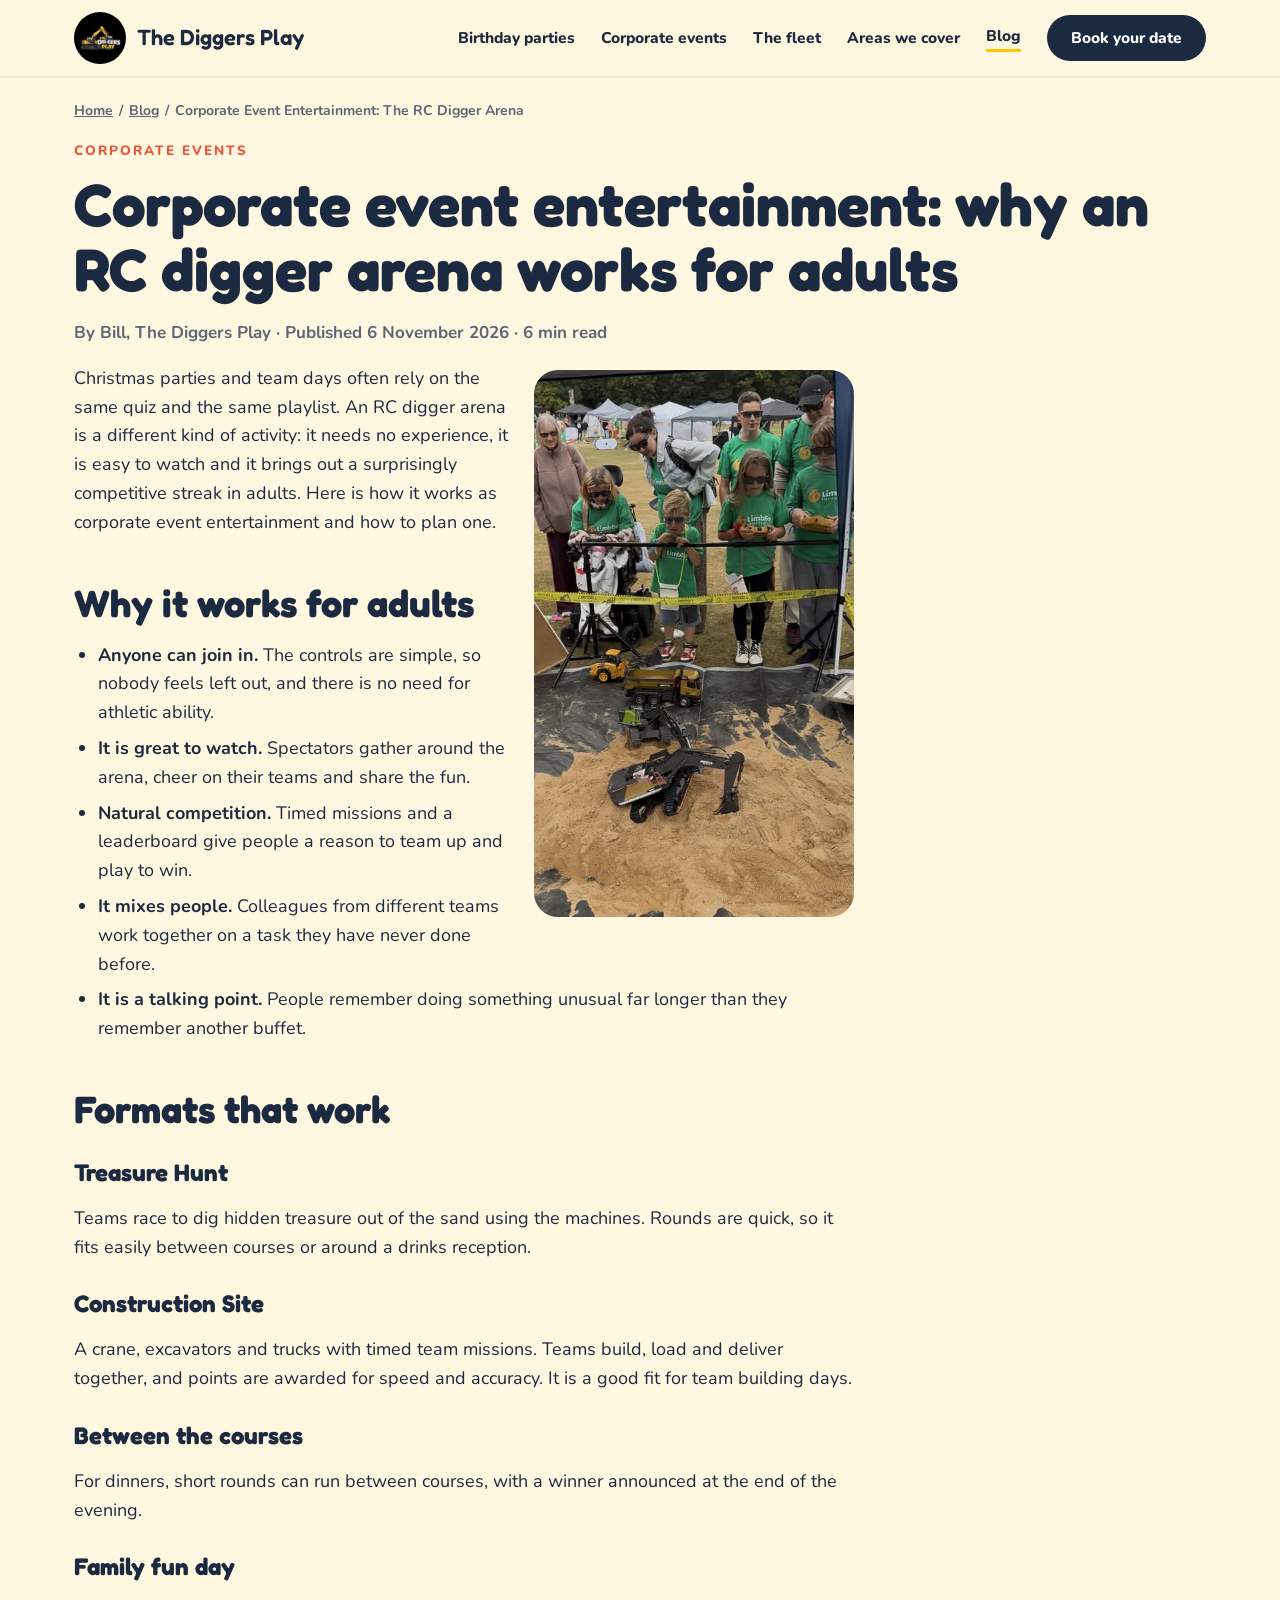
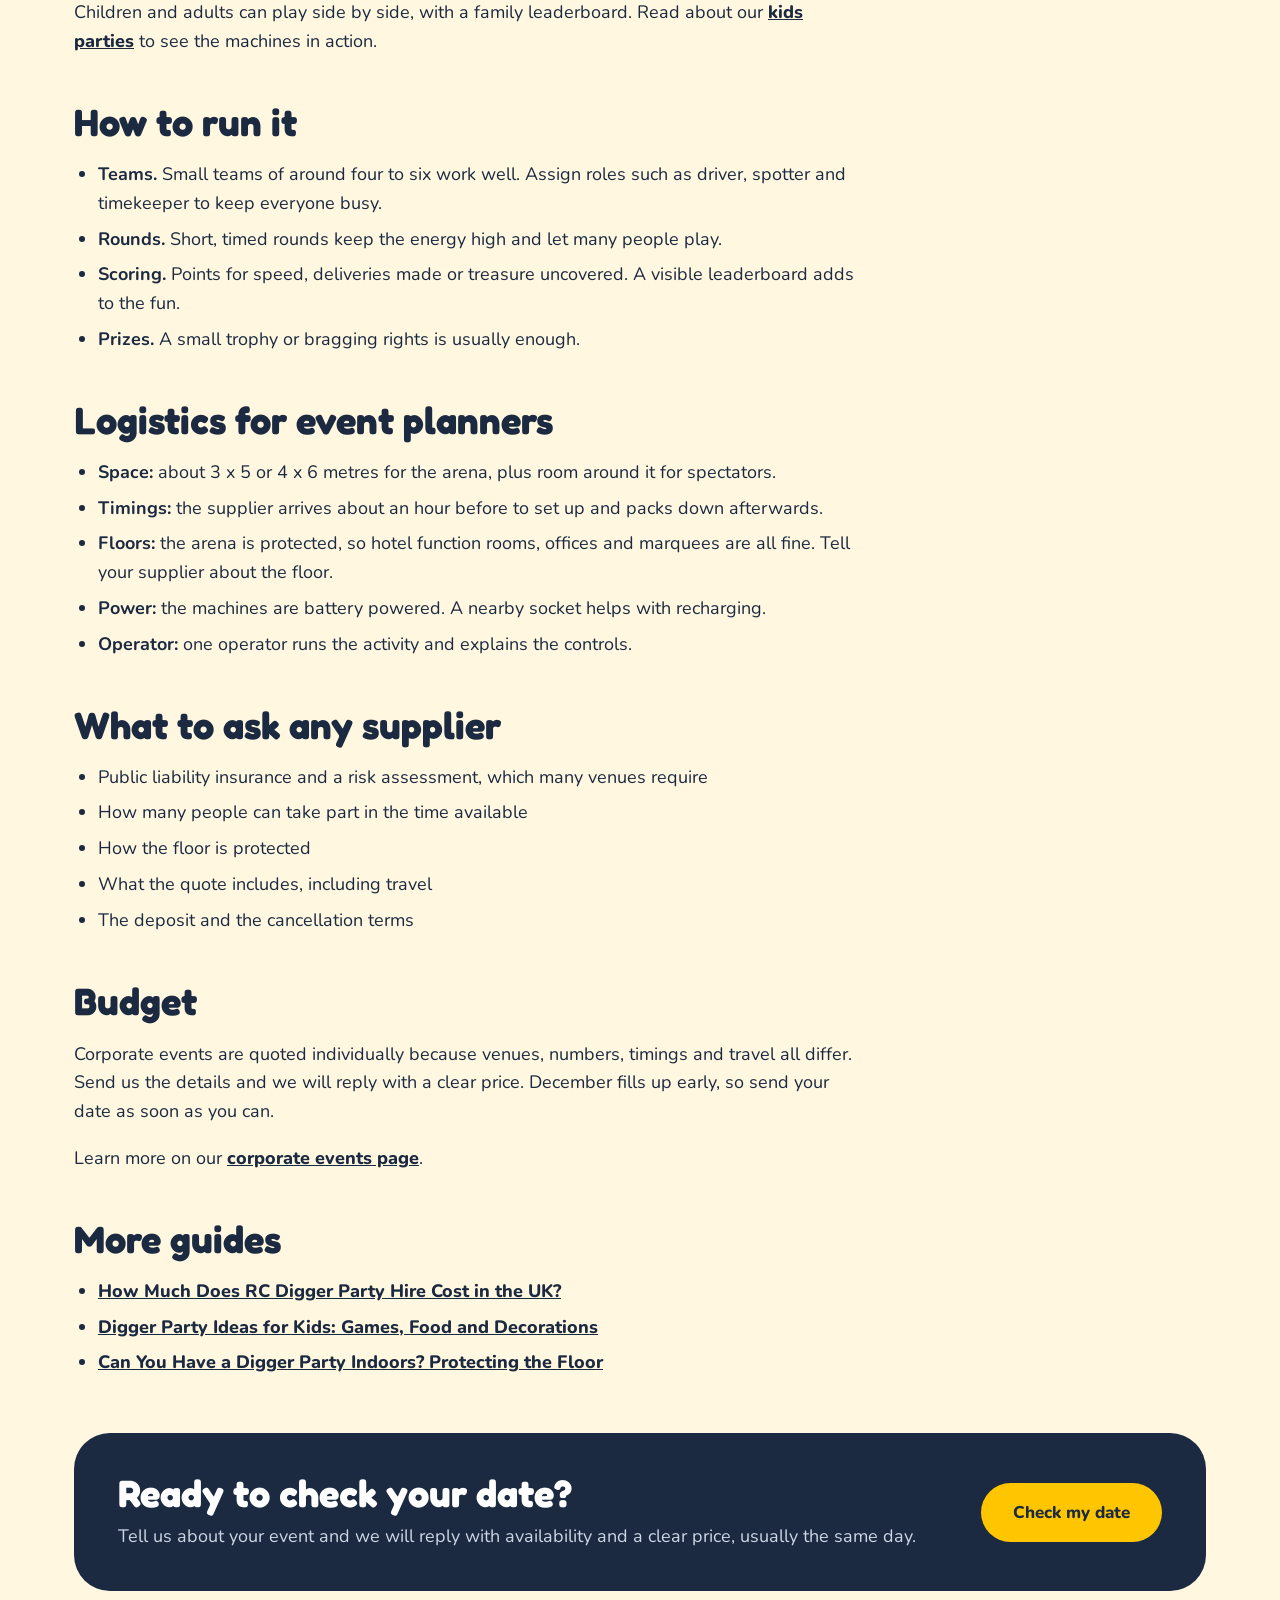
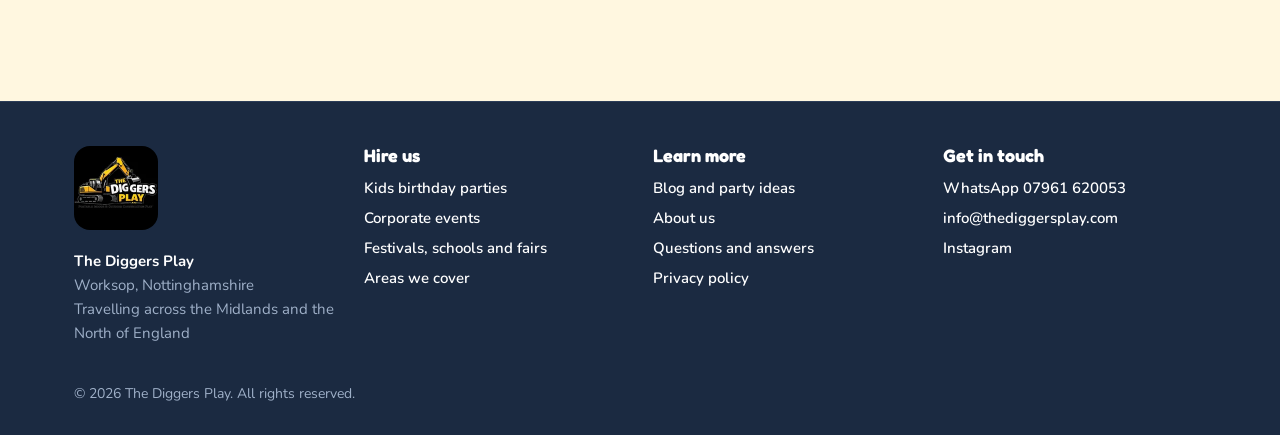
<file: blog/corporate-event-entertainment-rc-digger-arena/index.html>
<!doctype html>
<html lang="en-GB">
<head>
<meta charset="utf-8">
<meta name="viewport" content="width=device-width, initial-scale=1">
<title>Corporate Event Entertainment: The RC Digger Arena</title>
<meta name="description" content="How an RC digger arena works as team building and Christmas party entertainment for adults, with format ideas, logistics and what to ask a supplier.">
<link rel="canonical" href="https://thediggersplay.com/blog/corporate-event-entertainment-rc-digger-arena/">
<meta name="robots" content="index, follow, max-image-preview:large">
<meta name="theme-color" content="#ffc600">
<meta property="og:site_name" content="The Diggers Play">
<meta property="og:locale" content="en_GB">
<meta property="og:type" content="article">
<meta property="og:title" content="Corporate Event Entertainment: The RC Digger Arena">
<meta property="og:description" content="How an RC digger arena works as team building and Christmas party entertainment for adults, with format ideas, logistics and what to ask a supplier.">
<meta property="og:url" content="https://thediggersplay.com/blog/corporate-event-entertainment-rc-digger-arena/">
<meta property="og:image" content="https://thediggersplay.com/og-image.jpg">
<meta property="og:image:width" content="1200">
<meta property="og:image:height" content="630">
<meta name="twitter:card" content="summary_large_image">
<meta name="twitter:title" content="Corporate Event Entertainment: The RC Digger Arena">
<meta name="twitter:description" content="How an RC digger arena works as team building and Christmas party entertainment for adults, with format ideas, logistics and what to ask a supplier.">
<meta name="twitter:image" content="https://thediggersplay.com/og-image.jpg">
<link rel="icon" href="/favicon.ico" sizes="48x48">
<link rel="icon" type="image/png" sizes="32x32" href="/favicon-32.png">
<link rel="apple-touch-icon" href="/apple-touch-icon.png">
<link rel="manifest" href="/site.webmanifest">
<link rel="preload" href="/assets/fonts/fredoka-latin-700-normal.woff2" as="font" type="font/woff2" crossorigin>
<link rel="preload" href="/assets/fonts/nunito-latin-400-normal.woff2" as="font" type="font/woff2" crossorigin>
<link rel="stylesheet" href="/assets/style.css">
<script>document.documentElement.classList.add('js')</script>
<script type="application/ld+json">{"@context":"https://schema.org","@type":"BreadcrumbList","itemListElement":[{"@type":"ListItem","position":1,"name":"Home","item":"https://thediggersplay.com/"},{"@type":"ListItem","position":2,"name":"Blog","item":"https://thediggersplay.com/blog/"},{"@type":"ListItem","position":3,"name":"Corporate Event Entertainment: The RC Digger Arena","item":"https://thediggersplay.com/blog/corporate-event-entertainment-rc-digger-arena/"}]}</script>
<script type="application/ld+json">{"@context":"https://schema.org","@type":"BlogPosting","mainEntityOfPage":"https://thediggersplay.com/blog/corporate-event-entertainment-rc-digger-arena/","headline":"Corporate event entertainment: why an RC digger arena works for adults","description":"How an RC digger arena works as team building and Christmas party entertainment for adults, with format ideas, logistics and what to ask a supplier.","image":"https://thediggersplay.com/og-image.jpg","datePublished":"2026-11-06","dateModified":"2026-11-06","inLanguage":"en-GB","author":{"@type":"Person","name":"Bilal Köse","url":"https://thediggersplay.com/about/"},"publisher":{"@id":"https://thediggersplay.com/#business"}}</script>
</head>
<body>
<a class="skip" href="#main">Skip to content</a>
<nav class="nav" aria-label="Main">
  <div class="nav-in">
    <a class="brand" href="/"><img src="/photos/the-diggers-play-logo-nav.png" width="52" height="52" alt="The Diggers Play logo"><span>The Diggers Play</span></a>
    <button class="burger" id="burger" aria-label="Open menu" aria-expanded="false" aria-controls="navLinks"><span></span><span></span><span></span></button>
    <div class="nav-links" id="navLinks">
      <a href="/kids-birthday-parties/">Birthday parties</a>
      <a href="/corporate-events/">Corporate events</a>
      <a href="/#fleet">The fleet</a>
      <a href="/areas-we-cover/">Areas we cover</a>
      <a href="/blog/" aria-current="page">Blog</a>
      <a class="cta" href="/#book">Book your date</a>
    </div>
  </div>
</nav>
<nav class="crumbs wrap" aria-label="Breadcrumb"><a href="/">Home</a><span>/</span><a href="/blog/">Blog</a><span>/</span><span aria-current="page" style="margin:0">Corporate Event Entertainment: The RC Digger Arena</span></nav><main id="main">

<article class="wrap page-hero">
  <div class="kicker">Corporate events</div>
  <h1>Corporate event entertainment: why an RC digger arena works for adults</h1>
  <p class="meta" style="color:var(--muted);font-weight:700">By Bill, The Diggers Play · Published 6 November 2026 · 6 min read</p>
  <div class="prose"><img src="/photos/inclusive-play-rc-digger-arena-800.webp" srcset="/photos/inclusive-play-rc-digger-arena-480.webp 480w, /photos/inclusive-play-rc-digger-arena-800.webp 800w" sizes="(max-width:600px) 90vw, 360px" width="800" height="1369" alt="Guests gathered around an RC digger arena" loading="lazy" decoding="async" class="fig-r">
<p>Christmas parties and team days often rely on the same quiz and the same playlist. An RC digger arena is a different kind of activity: it needs no experience, it is easy to watch and it brings out a surprisingly competitive streak in adults. Here is how it works as corporate event entertainment and how to plan one.</p>

<h2>Why it works for adults</h2>
<ul>
  <li><strong>Anyone can join in.</strong> The controls are simple, so nobody feels left out, and there is no need for athletic ability.</li>
  <li><strong>It is great to watch.</strong> Spectators gather around the arena, cheer on their teams and share the fun.</li>
  <li><strong>Natural competition.</strong> Timed missions and a leaderboard give people a reason to team up and play to win.</li>
  <li><strong>It mixes people.</strong> Colleagues from different teams work together on a task they have never done before.</li>
  <li><strong>It is a talking point.</strong> People remember doing something unusual far longer than they remember another buffet.</li>
</ul>

<h2>Formats that work</h2>
<h3>Treasure Hunt</h3>
<p>Teams race to dig hidden treasure out of the sand using the machines. Rounds are quick, so it fits easily between courses or around a drinks reception.</p>
<h3>Construction Site</h3>
<p>A crane, excavators and trucks with timed team missions. Teams build, load and deliver together, and points are awarded for speed and accuracy. It is a good fit for team building days.</p>
<h3>Between the courses</h3>
<p>For dinners, short rounds can run between courses, with a winner announced at the end of the evening.</p>
<h3>Family fun day</h3>
<p>Children and adults can play side by side, with a family leaderboard. Read about our <a href="/kids-birthday-parties/">kids parties</a> to see the machines in action.</p>

<h2>How to run it</h2>
<ul>
  <li><strong>Teams.</strong> Small teams of around four to six work well. Assign roles such as driver, spotter and timekeeper to keep everyone busy.</li>
  <li><strong>Rounds.</strong> Short, timed rounds keep the energy high and let many people play.</li>
  <li><strong>Scoring.</strong> Points for speed, deliveries made or treasure uncovered. A visible leaderboard adds to the fun.</li>
  <li><strong>Prizes.</strong> A small trophy or bragging rights is usually enough.</li>
</ul>

<h2>Logistics for event planners</h2>
<ul>
  <li><strong>Space:</strong> about 3 x 5 or 4 x 6 metres for the arena, plus room around it for spectators.</li>
  <li><strong>Timings:</strong> the supplier arrives about an hour before to set up and packs down afterwards.</li>
  <li><strong>Floors:</strong> the arena is protected, so hotel function rooms, offices and marquees are all fine. Tell your supplier about the floor.</li>
  <li><strong>Power:</strong> the machines are battery powered. A nearby socket helps with recharging.</li>
  <li><strong>Operator:</strong> one operator runs the activity and explains the controls.</li>
</ul>

<h2>What to ask any supplier</h2>
<ul>
  <li>Public liability insurance and a risk assessment, which many venues require</li>
  <li>How many people can take part in the time available</li>
  <li>How the floor is protected</li>
  <li>What the quote includes, including travel</li>
  <li>The deposit and the cancellation terms</li>
</ul>

<h2>Budget</h2>
<p>Corporate events are quoted individually because venues, numbers, timings and travel all differ. Send us the details and we will reply with a clear price. December fills up early, so send your date as soon as you can.</p>
<p>Learn more on our <a href="/corporate-events/">corporate events page</a>.</p>

  <h2>More guides</h2><ul><li><a href="/blog/how-much-does-rc-digger-party-hire-cost/">How Much Does RC Digger Party Hire Cost in the UK?</a></li><li><a href="/blog/digger-party-ideas-for-kids/">Digger Party Ideas for Kids: Games, Food and Decorations</a></li><li><a href="/blog/can-you-have-a-digger-party-indoors/">Can You Have a Digger Party Indoors? Protecting the Floor</a></li></ul></div>
  <div class="cta-band">
  <div><h2>Ready to check your date?</h2><p>Tell us about your event and we will reply with availability and a clear price, usually the same day.</p></div>
  <a class="btn btn-yellow" href="/#book">Check my date</a>
</div>
</article>

</main>
<footer class="footer">
  <div class="foot-cols">
    <div>
      <img src="/photos/the-diggers-play-logo-footer.webp" width="84" height="84" alt="The Diggers Play: Portable Indoor and Outdoor Construction Play" style="border-radius:16px;margin-bottom:12px" loading="lazy">
      <p><strong style="color:#fff">The Diggers Play</strong><br>Worksop, Nottinghamshire<br>Travelling across the Midlands and the North of England</p>
    </div>
    <div>
      <h2>Hire us</h2>
      <ul>
        <li><a href="/kids-birthday-parties/">Kids birthday parties</a></li>
        <li><a href="/corporate-events/">Corporate events</a></li>
        <li><a href="/festivals-schools-and-community-events/">Festivals, schools and fairs</a></li>
        <li><a href="/areas-we-cover/">Areas we cover</a></li>
      </ul>
    </div>
    <div>
      <h2>Learn more</h2>
      <ul>
        <li><a href="/blog/">Blog and party ideas</a></li>
        <li><a href="/about/">About us</a></li>
        <li><a href="/#faq">Questions and answers</a></li>
        <li><a href="/privacy/">Privacy policy</a></li>
      </ul>
    </div>
    <div>
      <h2>Get in touch</h2>
      <ul>
        <li><a href="https://wa.me/447961620053" rel="noopener">WhatsApp 07961 620053</a></li>
        <li><a href="mailto:info@thediggersplay.com">info@thediggersplay.com</a></li>
        <li><a href="https://www.instagram.com/thediggersplay" rel="noopener">Instagram</a></li>
      </ul>
    </div>
  </div>
  <div class="foot-in" style="padding-top:18px;padding-bottom:30px;font-size:14px">
    <div>&copy; 2026 The Diggers Play. All rights reserved.</div>
  </div>
</footer>
<script src="/assets/site.js" defer></script>
</body>
</html>
</file>
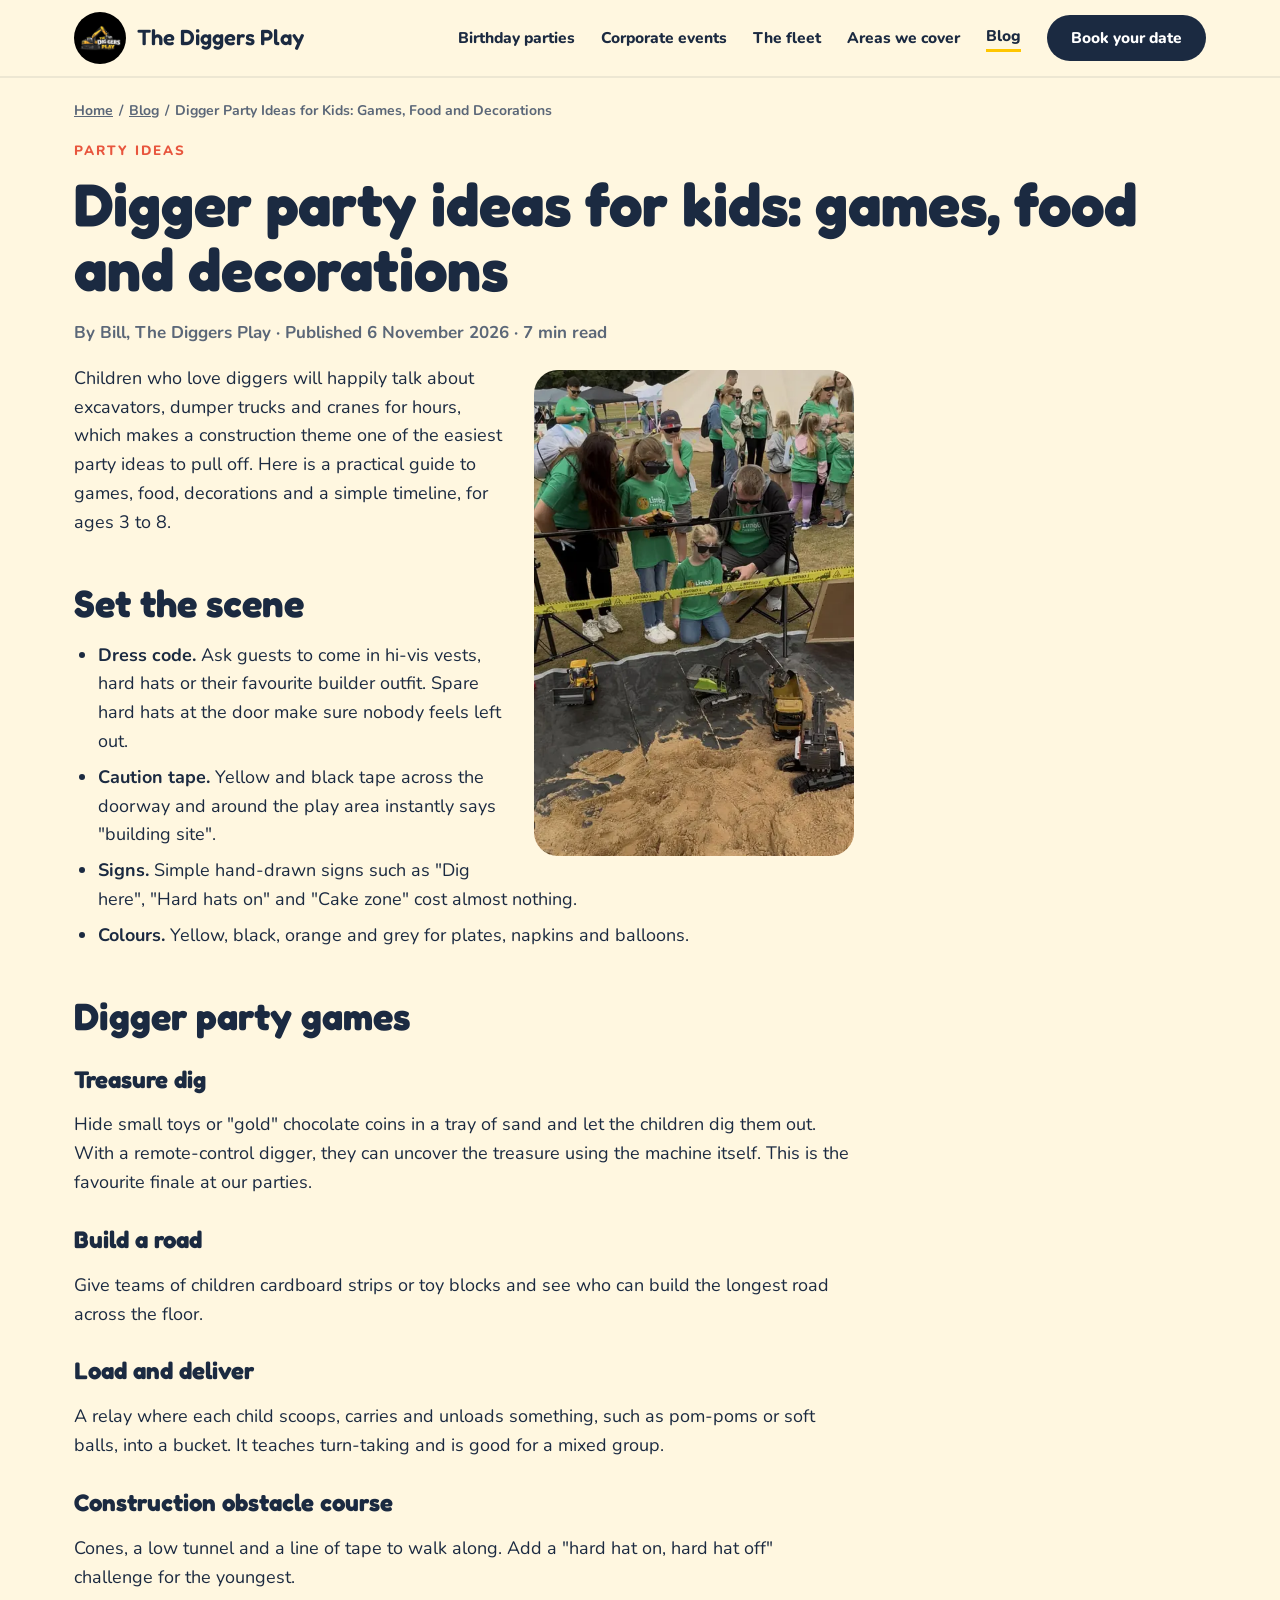
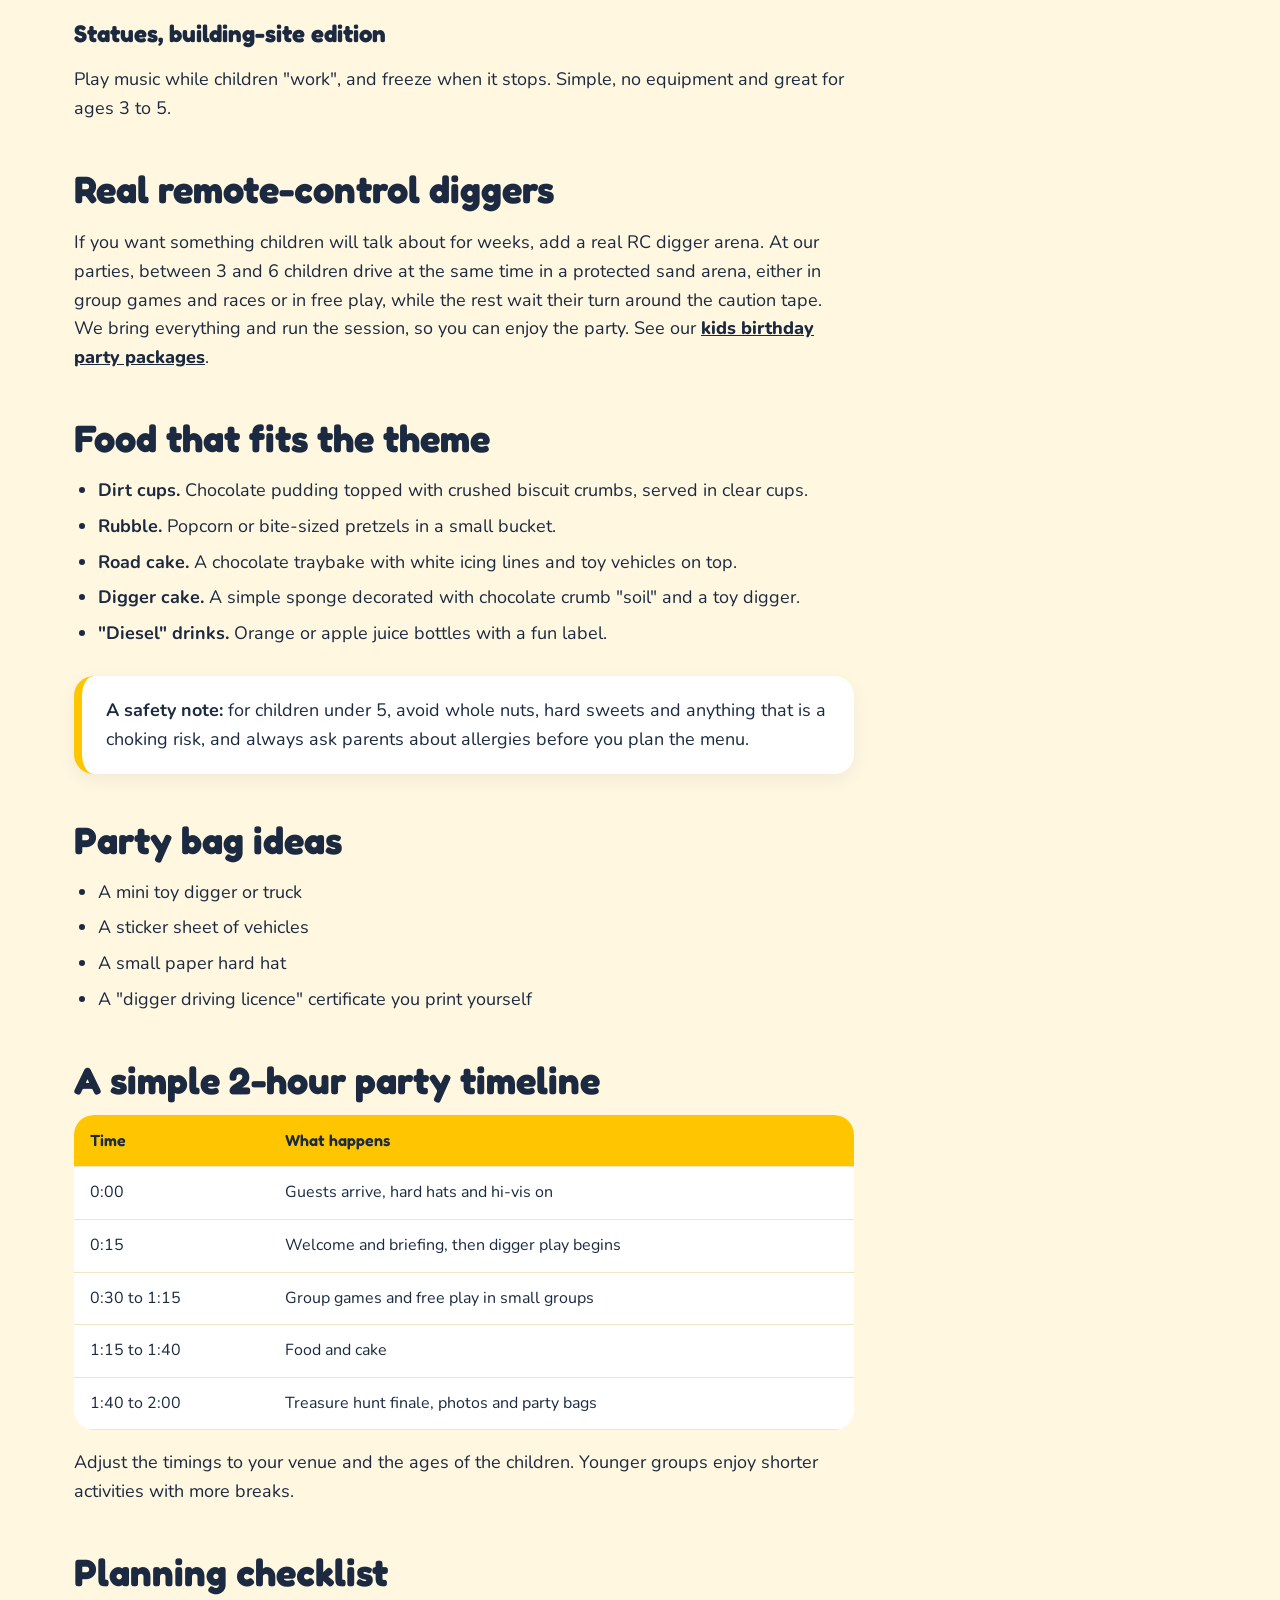
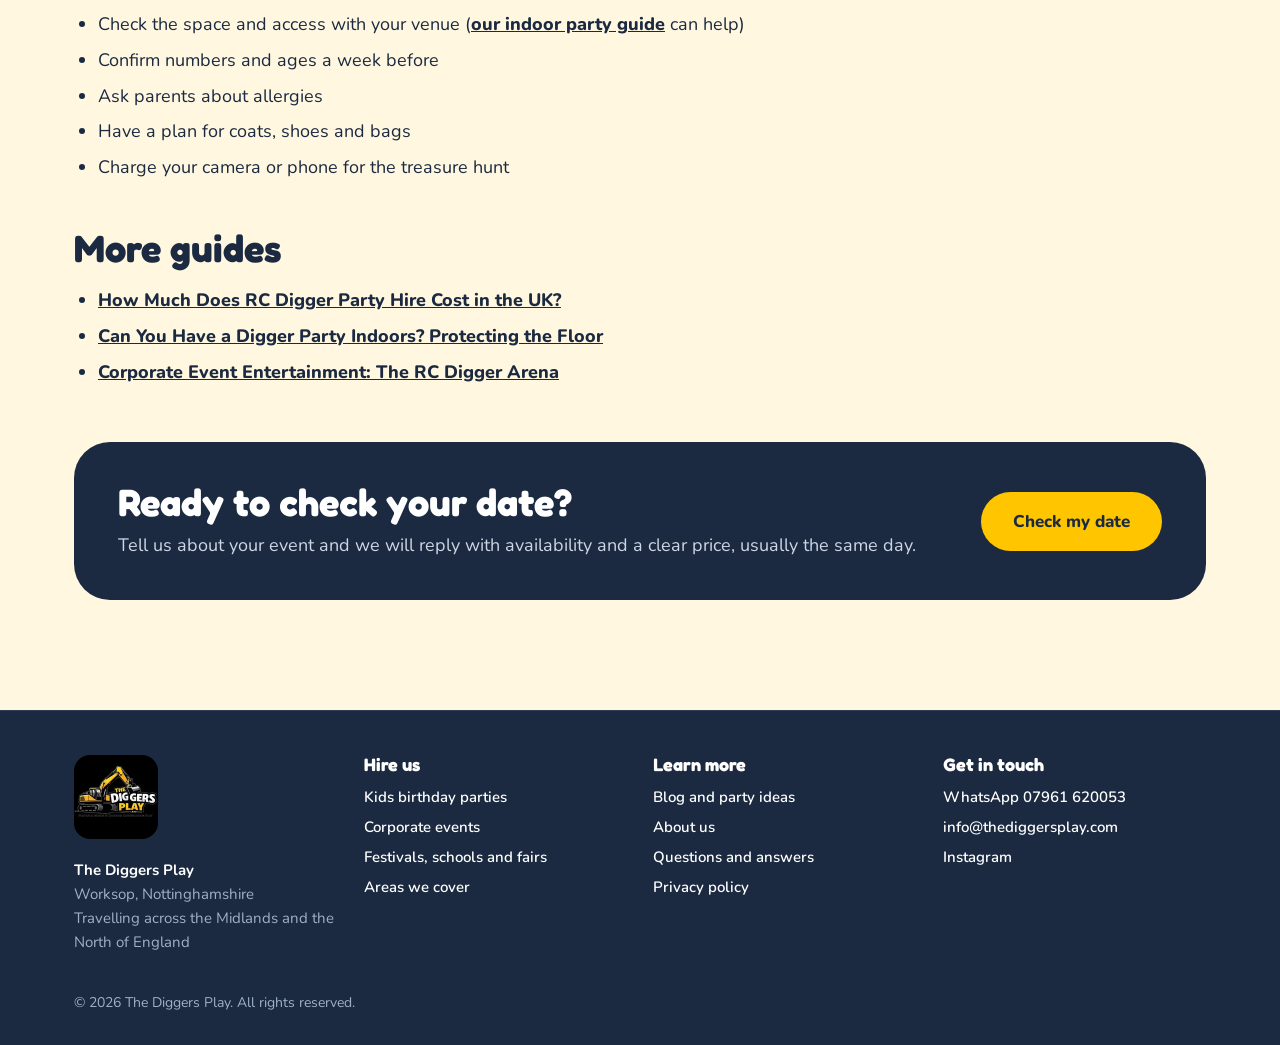
<file: blog/digger-party-ideas-for-kids/index.html>
<!doctype html>
<html lang="en-GB">
<head>
<meta charset="utf-8">
<meta name="viewport" content="width=device-width, initial-scale=1">
<title>Digger Party Ideas for Kids: Games, Food and Decorations</title>
<meta name="description" content="Easy digger and construction party ideas for ages 3 to 8, from treasure digs and hi-vis dress code to dirt cups and a simple party timeline.">
<link rel="canonical" href="https://thediggersplay.com/blog/digger-party-ideas-for-kids/">
<meta name="robots" content="index, follow, max-image-preview:large">
<meta name="theme-color" content="#ffc600">
<meta property="og:site_name" content="The Diggers Play">
<meta property="og:locale" content="en_GB">
<meta property="og:type" content="article">
<meta property="og:title" content="Digger Party Ideas for Kids: Games, Food and Decorations">
<meta property="og:description" content="Easy digger and construction party ideas for ages 3 to 8, from treasure digs and hi-vis dress code to dirt cups and a simple party timeline.">
<meta property="og:url" content="https://thediggersplay.com/blog/digger-party-ideas-for-kids/">
<meta property="og:image" content="https://thediggersplay.com/og-image.jpg">
<meta property="og:image:width" content="1200">
<meta property="og:image:height" content="630">
<meta name="twitter:card" content="summary_large_image">
<meta name="twitter:title" content="Digger Party Ideas for Kids: Games, Food and Decorations">
<meta name="twitter:description" content="Easy digger and construction party ideas for ages 3 to 8, from treasure digs and hi-vis dress code to dirt cups and a simple party timeline.">
<meta name="twitter:image" content="https://thediggersplay.com/og-image.jpg">
<link rel="icon" href="/favicon.ico" sizes="48x48">
<link rel="icon" type="image/png" sizes="32x32" href="/favicon-32.png">
<link rel="apple-touch-icon" href="/apple-touch-icon.png">
<link rel="manifest" href="/site.webmanifest">
<link rel="preload" href="/assets/fonts/fredoka-latin-700-normal.woff2" as="font" type="font/woff2" crossorigin>
<link rel="preload" href="/assets/fonts/nunito-latin-400-normal.woff2" as="font" type="font/woff2" crossorigin>
<link rel="stylesheet" href="/assets/style.css">
<script>document.documentElement.classList.add('js')</script>
<script type="application/ld+json">{"@context":"https://schema.org","@type":"BreadcrumbList","itemListElement":[{"@type":"ListItem","position":1,"name":"Home","item":"https://thediggersplay.com/"},{"@type":"ListItem","position":2,"name":"Blog","item":"https://thediggersplay.com/blog/"},{"@type":"ListItem","position":3,"name":"Digger Party Ideas for Kids: Games, Food and Decorations","item":"https://thediggersplay.com/blog/digger-party-ideas-for-kids/"}]}</script>
<script type="application/ld+json">{"@context":"https://schema.org","@type":"BlogPosting","mainEntityOfPage":"https://thediggersplay.com/blog/digger-party-ideas-for-kids/","headline":"Digger party ideas for kids: games, food and decorations","description":"Easy digger and construction party ideas for ages 3 to 8, from treasure digs and hi-vis dress code to dirt cups and a simple party timeline.","image":"https://thediggersplay.com/og-image.jpg","datePublished":"2026-11-06","dateModified":"2026-11-06","inLanguage":"en-GB","author":{"@type":"Person","name":"Bilal Köse","url":"https://thediggersplay.com/about/"},"publisher":{"@id":"https://thediggersplay.com/#business"}}</script>
</head>
<body>
<a class="skip" href="#main">Skip to content</a>
<nav class="nav" aria-label="Main">
  <div class="nav-in">
    <a class="brand" href="/"><img src="/photos/the-diggers-play-logo-nav.png" width="52" height="52" alt="The Diggers Play logo"><span>The Diggers Play</span></a>
    <button class="burger" id="burger" aria-label="Open menu" aria-expanded="false" aria-controls="navLinks"><span></span><span></span><span></span></button>
    <div class="nav-links" id="navLinks">
      <a href="/kids-birthday-parties/">Birthday parties</a>
      <a href="/corporate-events/">Corporate events</a>
      <a href="/#fleet">The fleet</a>
      <a href="/areas-we-cover/">Areas we cover</a>
      <a href="/blog/" aria-current="page">Blog</a>
      <a class="cta" href="/#book">Book your date</a>
    </div>
  </div>
</nav>
<nav class="crumbs wrap" aria-label="Breadcrumb"><a href="/">Home</a><span>/</span><a href="/blog/">Blog</a><span>/</span><span aria-current="page" style="margin:0">Digger Party Ideas for Kids: Games, Food and Decorations</span></nav><main id="main">

<article class="wrap page-hero">
  <div class="kicker">Party ideas</div>
  <h1>Digger party ideas for kids: games, food and decorations</h1>
  <p class="meta" style="color:var(--muted);font-weight:700">By Bill, The Diggers Play · Published 6 November 2026 · 7 min read</p>
  <div class="prose"><img src="/photos/family-event-child-driving-rc-excavator-800.webp" srcset="/photos/family-event-child-driving-rc-excavator-480.webp 480w, /photos/family-event-child-driving-rc-excavator-800.webp 800w" sizes="(max-width:600px) 90vw, 360px" width="800" height="1217" alt="A child driving an RC excavator while families watch at an event" loading="lazy" decoding="async" class="fig-r">
<p>Children who love diggers will happily talk about excavators, dumper trucks and cranes for hours, which makes a construction theme one of the easiest party ideas to pull off. Here is a practical guide to games, food, decorations and a simple timeline, for ages 3 to 8.</p>

<h2>Set the scene</h2>
<ul>
  <li><strong>Dress code.</strong> Ask guests to come in hi-vis vests, hard hats or their favourite builder outfit. Spare hard hats at the door make sure nobody feels left out.</li>
  <li><strong>Caution tape.</strong> Yellow and black tape across the doorway and around the play area instantly says "building site".</li>
  <li><strong>Signs.</strong> Simple hand-drawn signs such as "Dig here", "Hard hats on" and "Cake zone" cost almost nothing.</li>
  <li><strong>Colours.</strong> Yellow, black, orange and grey for plates, napkins and balloons.</li>
</ul>

<h2>Digger party games</h2>
<h3>Treasure dig</h3>
<p>Hide small toys or "gold" chocolate coins in a tray of sand and let the children dig them out. With a remote-control digger, they can uncover the treasure using the machine itself. This is the favourite finale at our parties.</p>
<h3>Build a road</h3>
<p>Give teams of children cardboard strips or toy blocks and see who can build the longest road across the floor.</p>
<h3>Load and deliver</h3>
<p>A relay where each child scoops, carries and unloads something, such as pom-poms or soft balls, into a bucket. It teaches turn-taking and is good for a mixed group.</p>
<h3>Construction obstacle course</h3>
<p>Cones, a low tunnel and a line of tape to walk along. Add a "hard hat on, hard hat off" challenge for the youngest.</p>
<h3>Statues, building-site edition</h3>
<p>Play music while children "work", and freeze when it stops. Simple, no equipment and great for ages 3 to 5.</p>

<h2>Real remote-control diggers</h2>
<p>If you want something children will talk about for weeks, add a real RC digger arena. At our parties, between 3 and 6 children drive at the same time in a protected sand arena, either in group games and races or in free play, while the rest wait their turn around the caution tape. We bring everything and run the session, so you can enjoy the party. See our <a href="/kids-birthday-parties/">kids birthday party packages</a>.</p>

<h2>Food that fits the theme</h2>
<ul>
  <li><strong>Dirt cups.</strong> Chocolate pudding topped with crushed biscuit crumbs, served in clear cups.</li>
  <li><strong>Rubble.</strong> Popcorn or bite-sized pretzels in a small bucket.</li>
  <li><strong>Road cake.</strong> A chocolate traybake with white icing lines and toy vehicles on top.</li>
  <li><strong>Digger cake.</strong> A simple sponge decorated with chocolate crumb "soil" and a toy digger.</li>
  <li><strong>"Diesel" drinks.</strong> Orange or apple juice bottles with a fun label.</li>
</ul>
<div class="callout"><p><strong>A safety note:</strong> for children under 5, avoid whole nuts, hard sweets and anything that is a choking risk, and always ask parents about allergies before you plan the menu.</p></div>

<h2>Party bag ideas</h2>
<ul>
  <li>A mini toy digger or truck</li>
  <li>A sticker sheet of vehicles</li>
  <li>A small paper hard hat</li>
  <li>A "digger driving licence" certificate you print yourself</li>
</ul>

<h2>A simple 2-hour party timeline</h2>
<table class="t"><thead><tr><th>Time</th><th>What happens</th></tr></thead><tbody>
<tr><td>0:00</td><td>Guests arrive, hard hats and hi-vis on</td></tr>
<tr><td>0:15</td><td>Welcome and briefing, then digger play begins</td></tr>
<tr><td>0:30 to 1:15</td><td>Group games and free play in small groups</td></tr>
<tr><td>1:15 to 1:40</td><td>Food and cake</td></tr>
<tr><td>1:40 to 2:00</td><td>Treasure hunt finale, photos and party bags</td></tr>
</tbody></table>
<p>Adjust the timings to your venue and the ages of the children. Younger groups enjoy shorter activities with more breaks.</p>

<h2>Planning checklist</h2>
<ul>
  <li>Check the space and access with your venue (<a href="/blog/can-you-have-a-digger-party-indoors/">our indoor party guide</a> can help)</li>
  <li>Confirm numbers and ages a week before</li>
  <li>Ask parents about allergies</li>
  <li>Have a plan for coats, shoes and bags</li>
  <li>Charge your camera or phone for the treasure hunt</li>
</ul>

  <h2>More guides</h2><ul><li><a href="/blog/how-much-does-rc-digger-party-hire-cost/">How Much Does RC Digger Party Hire Cost in the UK?</a></li><li><a href="/blog/can-you-have-a-digger-party-indoors/">Can You Have a Digger Party Indoors? Protecting the Floor</a></li><li><a href="/blog/corporate-event-entertainment-rc-digger-arena/">Corporate Event Entertainment: The RC Digger Arena</a></li></ul></div>
  <div class="cta-band">
  <div><h2>Ready to check your date?</h2><p>Tell us about your event and we will reply with availability and a clear price, usually the same day.</p></div>
  <a class="btn btn-yellow" href="/#book">Check my date</a>
</div>
</article>

</main>
<footer class="footer">
  <div class="foot-cols">
    <div>
      <img src="/photos/the-diggers-play-logo-footer.webp" width="84" height="84" alt="The Diggers Play: Portable Indoor and Outdoor Construction Play" style="border-radius:16px;margin-bottom:12px" loading="lazy">
      <p><strong style="color:#fff">The Diggers Play</strong><br>Worksop, Nottinghamshire<br>Travelling across the Midlands and the North of England</p>
    </div>
    <div>
      <h2>Hire us</h2>
      <ul>
        <li><a href="/kids-birthday-parties/">Kids birthday parties</a></li>
        <li><a href="/corporate-events/">Corporate events</a></li>
        <li><a href="/festivals-schools-and-community-events/">Festivals, schools and fairs</a></li>
        <li><a href="/areas-we-cover/">Areas we cover</a></li>
      </ul>
    </div>
    <div>
      <h2>Learn more</h2>
      <ul>
        <li><a href="/blog/">Blog and party ideas</a></li>
        <li><a href="/about/">About us</a></li>
        <li><a href="/#faq">Questions and answers</a></li>
        <li><a href="/privacy/">Privacy policy</a></li>
      </ul>
    </div>
    <div>
      <h2>Get in touch</h2>
      <ul>
        <li><a href="https://wa.me/447961620053" rel="noopener">WhatsApp 07961 620053</a></li>
        <li><a href="mailto:info@thediggersplay.com">info@thediggersplay.com</a></li>
        <li><a href="https://www.instagram.com/thediggersplay" rel="noopener">Instagram</a></li>
      </ul>
    </div>
  </div>
  <div class="foot-in" style="padding-top:18px;padding-bottom:30px;font-size:14px">
    <div>&copy; 2026 The Diggers Play. All rights reserved.</div>
  </div>
</footer>
<script src="/assets/site.js" defer></script>
</body>
</html>
</file>
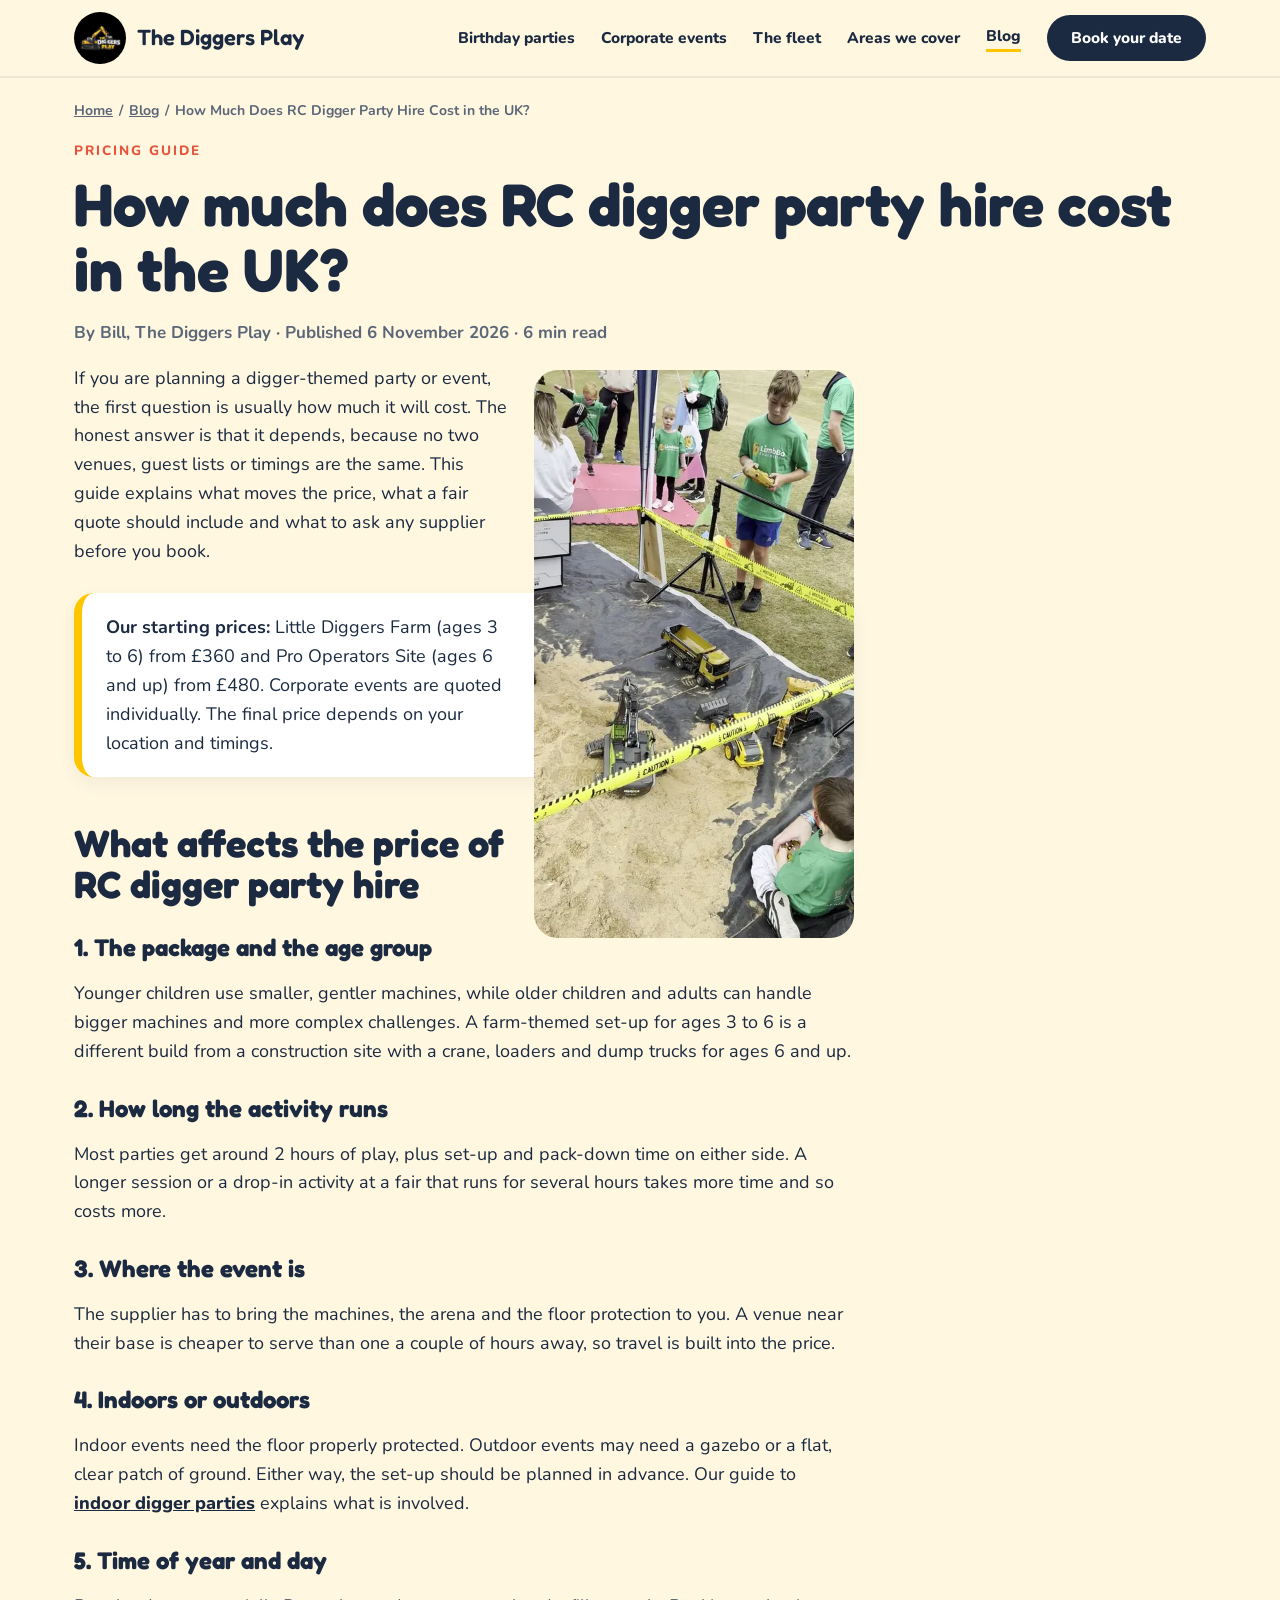
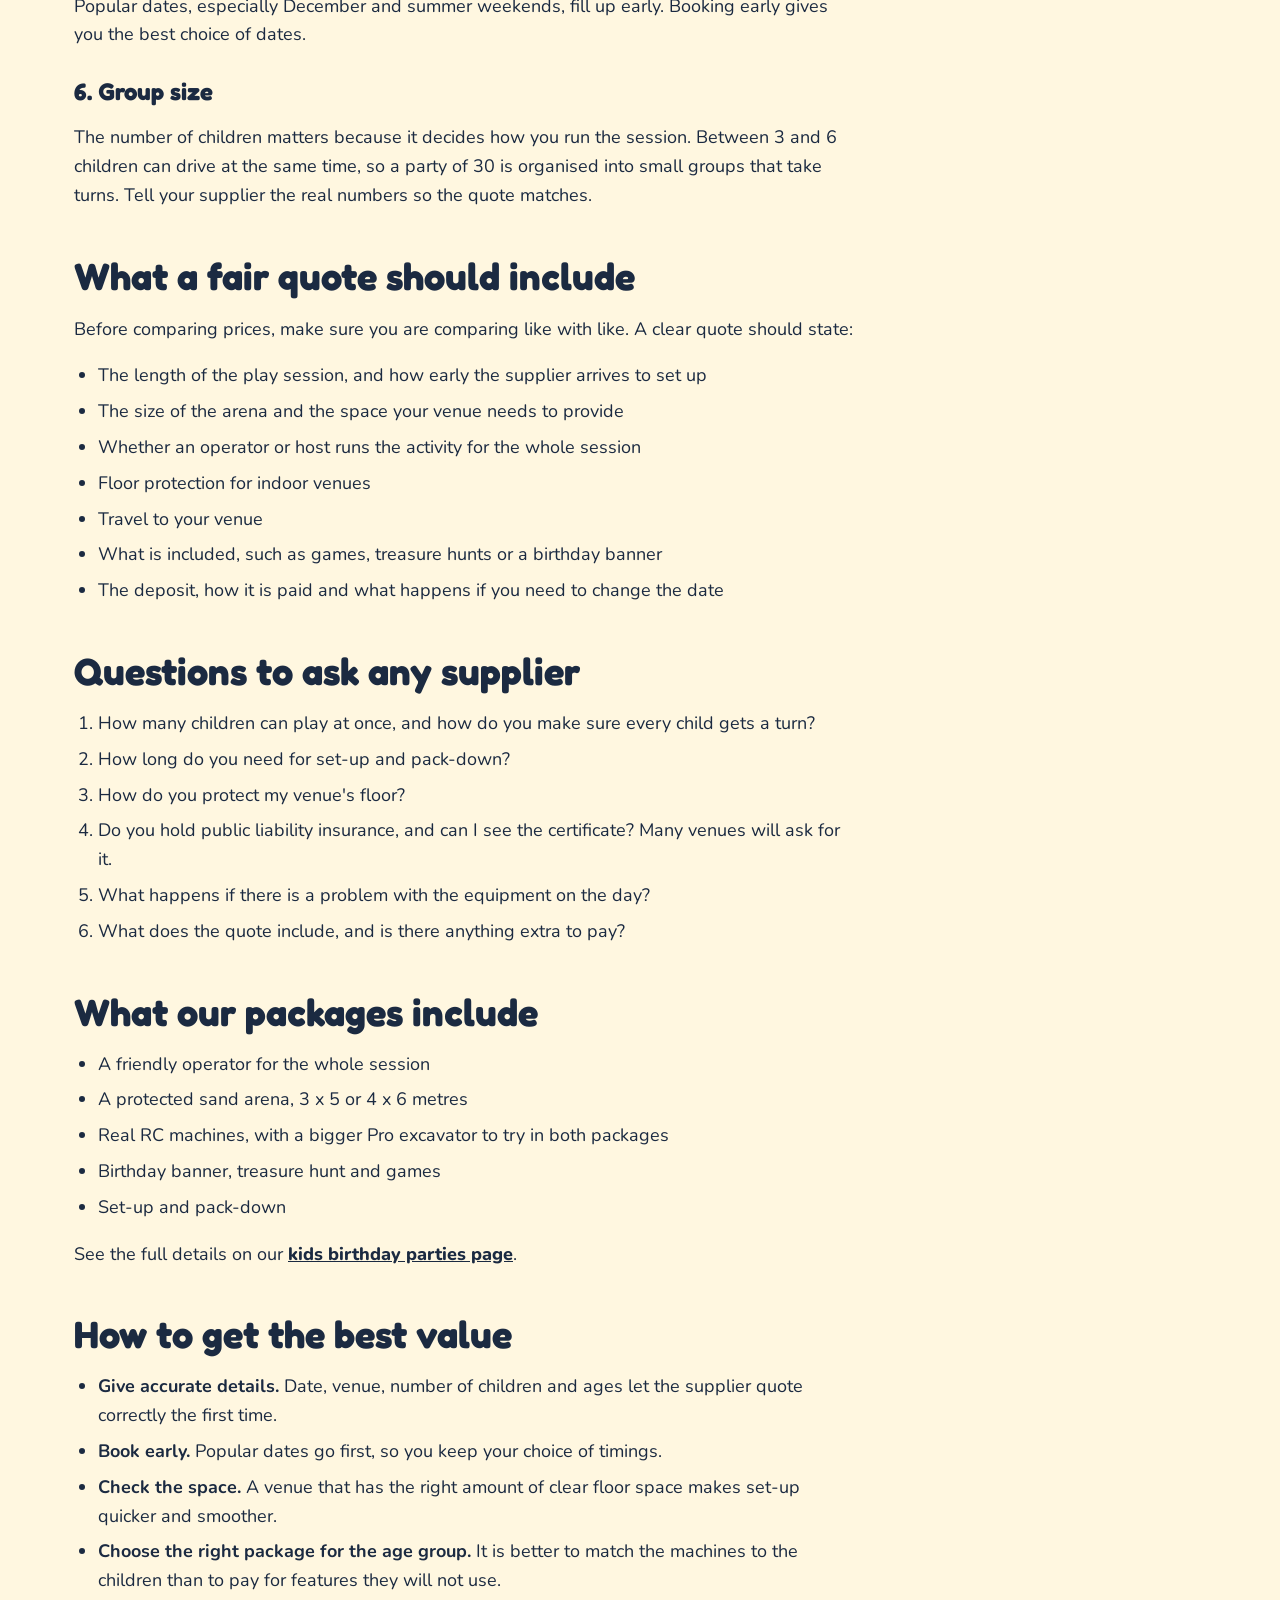
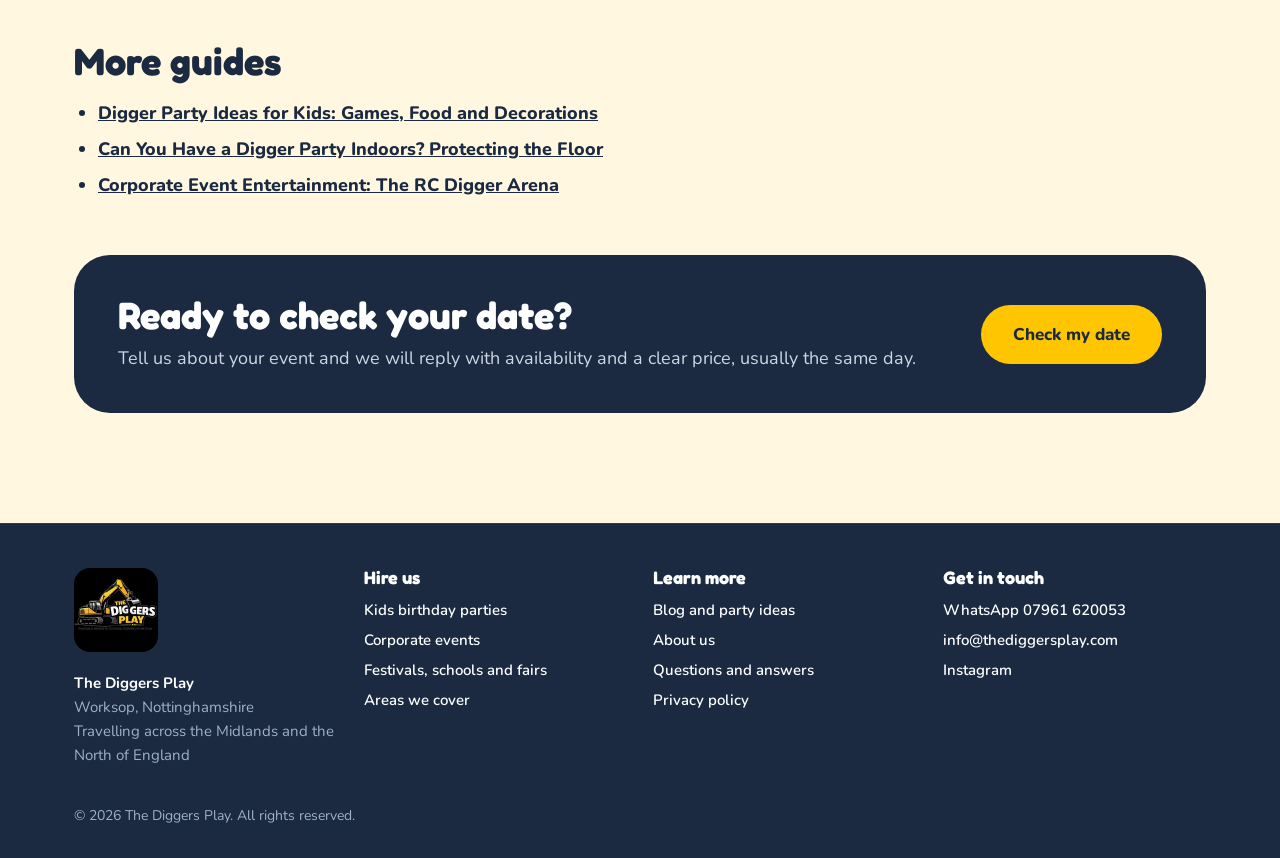
<file: blog/how-much-does-rc-digger-party-hire-cost/index.html>
<!doctype html>
<html lang="en-GB">
<head>
<meta charset="utf-8">
<meta name="viewport" content="width=device-width, initial-scale=1">
<title>How Much Does RC Digger Party Hire Cost in the UK?</title>
<meta name="description" content="What affects the price of RC digger party hire, what a fair quote should include, and the questions to ask any supplier before you book.">
<link rel="canonical" href="https://thediggersplay.com/blog/how-much-does-rc-digger-party-hire-cost/">
<meta name="robots" content="index, follow, max-image-preview:large">
<meta name="theme-color" content="#ffc600">
<meta property="og:site_name" content="The Diggers Play">
<meta property="og:locale" content="en_GB">
<meta property="og:type" content="article">
<meta property="og:title" content="How Much Does RC Digger Party Hire Cost in the UK?">
<meta property="og:description" content="What affects the price of RC digger party hire, what a fair quote should include, and the questions to ask any supplier before you book.">
<meta property="og:url" content="https://thediggersplay.com/blog/how-much-does-rc-digger-party-hire-cost/">
<meta property="og:image" content="https://thediggersplay.com/og-image.jpg">
<meta property="og:image:width" content="1200">
<meta property="og:image:height" content="630">
<meta name="twitter:card" content="summary_large_image">
<meta name="twitter:title" content="How Much Does RC Digger Party Hire Cost in the UK?">
<meta name="twitter:description" content="What affects the price of RC digger party hire, what a fair quote should include, and the questions to ask any supplier before you book.">
<meta name="twitter:image" content="https://thediggersplay.com/og-image.jpg">
<link rel="icon" href="/favicon.ico" sizes="48x48">
<link rel="icon" type="image/png" sizes="32x32" href="/favicon-32.png">
<link rel="apple-touch-icon" href="/apple-touch-icon.png">
<link rel="manifest" href="/site.webmanifest">
<link rel="preload" href="/assets/fonts/fredoka-latin-700-normal.woff2" as="font" type="font/woff2" crossorigin>
<link rel="preload" href="/assets/fonts/nunito-latin-400-normal.woff2" as="font" type="font/woff2" crossorigin>
<link rel="stylesheet" href="/assets/style.css">
<script>document.documentElement.classList.add('js')</script>
<script type="application/ld+json">{"@context":"https://schema.org","@type":"BreadcrumbList","itemListElement":[{"@type":"ListItem","position":1,"name":"Home","item":"https://thediggersplay.com/"},{"@type":"ListItem","position":2,"name":"Blog","item":"https://thediggersplay.com/blog/"},{"@type":"ListItem","position":3,"name":"How Much Does RC Digger Party Hire Cost in the UK?","item":"https://thediggersplay.com/blog/how-much-does-rc-digger-party-hire-cost/"}]}</script>
<script type="application/ld+json">{"@context":"https://schema.org","@type":"BlogPosting","mainEntityOfPage":"https://thediggersplay.com/blog/how-much-does-rc-digger-party-hire-cost/","headline":"How much does RC digger party hire cost in the UK?","description":"What affects the price of RC digger party hire, what a fair quote should include, and the questions to ask any supplier before you book.","image":"https://thediggersplay.com/og-image.jpg","datePublished":"2026-11-06","dateModified":"2026-11-06","inLanguage":"en-GB","author":{"@type":"Person","name":"Bilal Köse","url":"https://thediggersplay.com/about/"},"publisher":{"@id":"https://thediggersplay.com/#business"}}</script>
</head>
<body>
<a class="skip" href="#main">Skip to content</a>
<nav class="nav" aria-label="Main">
  <div class="nav-in">
    <a class="brand" href="/"><img src="/photos/the-diggers-play-logo-nav.png" width="52" height="52" alt="The Diggers Play logo"><span>The Diggers Play</span></a>
    <button class="burger" id="burger" aria-label="Open menu" aria-expanded="false" aria-controls="navLinks"><span></span><span></span><span></span></button>
    <div class="nav-links" id="navLinks">
      <a href="/kids-birthday-parties/">Birthday parties</a>
      <a href="/corporate-events/">Corporate events</a>
      <a href="/#fleet">The fleet</a>
      <a href="/areas-we-cover/">Areas we cover</a>
      <a href="/blog/" aria-current="page">Blog</a>
      <a class="cta" href="/#book">Book your date</a>
    </div>
  </div>
</nav>
<nav class="crumbs wrap" aria-label="Breadcrumb"><a href="/">Home</a><span>/</span><a href="/blog/">Blog</a><span>/</span><span aria-current="page" style="margin:0">How Much Does RC Digger Party Hire Cost in the UK?</span></nav><main id="main">

<article class="wrap page-hero">
  <div class="kicker">Pricing guide</div>
  <h1>How much does RC digger party hire cost in the UK?</h1>
  <p class="meta" style="color:var(--muted);font-weight:700">By Bill, The Diggers Play · Published 6 November 2026 · 6 min read</p>
  <div class="prose"><img src="/photos/rc-excavator-dump-truck-loader-sand-arena-800.webp" srcset="/photos/rc-excavator-dump-truck-loader-sand-arena-480.webp 480w, /photos/rc-excavator-dump-truck-loader-sand-arena-800.webp 800w" sizes="(max-width:600px) 90vw, 360px" width="800" height="1422" alt="RC excavator, dump truck and loader working in a sand arena at a family day" loading="lazy" decoding="async" class="fig-r">
<p>If you are planning a digger-themed party or event, the first question is usually how much it will cost. The honest answer is that it depends, because no two venues, guest lists or timings are the same. This guide explains what moves the price, what a fair quote should include and what to ask any supplier before you book.</p>
<div class="callout"><p><strong>Our starting prices:</strong> Little Diggers Farm (ages 3 to 6) from £360 and Pro Operators Site (ages 6 and up) from £480. Corporate events are quoted individually. The final price depends on your location and timings.</p></div>

<h2>What affects the price of RC digger party hire</h2>
<h3>1. The package and the age group</h3>
<p>Younger children use smaller, gentler machines, while older children and adults can handle bigger machines and more complex challenges. A farm-themed set-up for ages 3 to 6 is a different build from a construction site with a crane, loaders and dump trucks for ages 6 and up.</p>
<h3>2. How long the activity runs</h3>
<p>Most parties get around 2 hours of play, plus set-up and pack-down time on either side. A longer session or a drop-in activity at a fair that runs for several hours takes more time and so costs more.</p>
<h3>3. Where the event is</h3>
<p>The supplier has to bring the machines, the arena and the floor protection to you. A venue near their base is cheaper to serve than one a couple of hours away, so travel is built into the price.</p>
<h3>4. Indoors or outdoors</h3>
<p>Indoor events need the floor properly protected. Outdoor events may need a gazebo or a flat, clear patch of ground. Either way, the set-up should be planned in advance. Our guide to <a href="/blog/can-you-have-a-digger-party-indoors/">indoor digger parties</a> explains what is involved.</p>
<h3>5. Time of year and day</h3>
<p>Popular dates, especially December and summer weekends, fill up early. Booking early gives you the best choice of dates.</p>
<h3>6. Group size</h3>
<p>The number of children matters because it decides how you run the session. Between 3 and 6 children can drive at the same time, so a party of 30 is organised into small groups that take turns. Tell your supplier the real numbers so the quote matches.</p>

<h2>What a fair quote should include</h2>
<p>Before comparing prices, make sure you are comparing like with like. A clear quote should state:</p>
<ul>
  <li>The length of the play session, and how early the supplier arrives to set up</li>
  <li>The size of the arena and the space your venue needs to provide</li>
  <li>Whether an operator or host runs the activity for the whole session</li>
  <li>Floor protection for indoor venues</li>
  <li>Travel to your venue</li>
  <li>What is included, such as games, treasure hunts or a birthday banner</li>
  <li>The deposit, how it is paid and what happens if you need to change the date</li>
</ul>

<h2>Questions to ask any supplier</h2>
<ol>
  <li>How many children can play at once, and how do you make sure every child gets a turn?</li>
  <li>How long do you need for set-up and pack-down?</li>
  <li>How do you protect my venue's floor?</li>
  <li>Do you hold public liability insurance, and can I see the certificate? Many venues will ask for it.</li>
  <li>What happens if there is a problem with the equipment on the day?</li>
  <li>What does the quote include, and is there anything extra to pay?</li>
</ol>

<h2>What our packages include</h2>
<ul>
  <li>A friendly operator for the whole session</li>
  <li>A protected sand arena, 3 x 5 or 4 x 6 metres</li>
  <li>Real RC machines, with a bigger Pro excavator to try in both packages</li>
  <li>Birthday banner, treasure hunt and games</li>
  <li>Set-up and pack-down</li>
</ul>
<p>See the full details on our <a href="/kids-birthday-parties/">kids birthday parties page</a>.</p>

<h2>How to get the best value</h2>
<ul>
  <li><strong>Give accurate details.</strong> Date, venue, number of children and ages let the supplier quote correctly the first time.</li>
  <li><strong>Book early.</strong> Popular dates go first, so you keep your choice of timings.</li>
  <li><strong>Check the space.</strong> A venue that has the right amount of clear floor space makes set-up quicker and smoother.</li>
  <li><strong>Choose the right package for the age group.</strong> It is better to match the machines to the children than to pay for features they will not use.</li>
</ul>

  <h2>More guides</h2><ul><li><a href="/blog/digger-party-ideas-for-kids/">Digger Party Ideas for Kids: Games, Food and Decorations</a></li><li><a href="/blog/can-you-have-a-digger-party-indoors/">Can You Have a Digger Party Indoors? Protecting the Floor</a></li><li><a href="/blog/corporate-event-entertainment-rc-digger-arena/">Corporate Event Entertainment: The RC Digger Arena</a></li></ul></div>
  <div class="cta-band">
  <div><h2>Ready to check your date?</h2><p>Tell us about your event and we will reply with availability and a clear price, usually the same day.</p></div>
  <a class="btn btn-yellow" href="/#book">Check my date</a>
</div>
</article>

</main>
<footer class="footer">
  <div class="foot-cols">
    <div>
      <img src="/photos/the-diggers-play-logo-footer.webp" width="84" height="84" alt="The Diggers Play: Portable Indoor and Outdoor Construction Play" style="border-radius:16px;margin-bottom:12px" loading="lazy">
      <p><strong style="color:#fff">The Diggers Play</strong><br>Worksop, Nottinghamshire<br>Travelling across the Midlands and the North of England</p>
    </div>
    <div>
      <h2>Hire us</h2>
      <ul>
        <li><a href="/kids-birthday-parties/">Kids birthday parties</a></li>
        <li><a href="/corporate-events/">Corporate events</a></li>
        <li><a href="/festivals-schools-and-community-events/">Festivals, schools and fairs</a></li>
        <li><a href="/areas-we-cover/">Areas we cover</a></li>
      </ul>
    </div>
    <div>
      <h2>Learn more</h2>
      <ul>
        <li><a href="/blog/">Blog and party ideas</a></li>
        <li><a href="/about/">About us</a></li>
        <li><a href="/#faq">Questions and answers</a></li>
        <li><a href="/privacy/">Privacy policy</a></li>
      </ul>
    </div>
    <div>
      <h2>Get in touch</h2>
      <ul>
        <li><a href="https://wa.me/447961620053" rel="noopener">WhatsApp 07961 620053</a></li>
        <li><a href="mailto:info@thediggersplay.com">info@thediggersplay.com</a></li>
        <li><a href="https://www.instagram.com/thediggersplay" rel="noopener">Instagram</a></li>
      </ul>
    </div>
  </div>
  <div class="foot-in" style="padding-top:18px;padding-bottom:30px;font-size:14px">
    <div>&copy; 2026 The Diggers Play. All rights reserved.</div>
  </div>
</footer>
<script src="/assets/site.js" defer></script>
</body>
</html>
</file>
<file: assets/style.css>
@font-face{font-family:'Fredoka';font-style:normal;font-weight:500;font-display:swap;src:url('/assets/fonts/fredoka-latin-500-normal.woff2') format('woff2')}
@font-face{font-family:'Fredoka';font-style:normal;font-weight:600;font-display:swap;src:url('/assets/fonts/fredoka-latin-600-normal.woff2') format('woff2')}
@font-face{font-family:'Fredoka';font-style:normal;font-weight:700;font-display:swap;src:url('/assets/fonts/fredoka-latin-700-normal.woff2') format('woff2')}
@font-face{font-family:'Nunito';font-style:normal;font-weight:400;font-display:swap;src:url('/assets/fonts/nunito-latin-400-normal.woff2') format('woff2')}
@font-face{font-family:'Nunito';font-style:normal;font-weight:600;font-display:swap;src:url('/assets/fonts/nunito-latin-600-normal.woff2') format('woff2')}
@font-face{font-family:'Nunito';font-style:normal;font-weight:700;font-display:swap;src:url('/assets/fonts/nunito-latin-700-normal.woff2') format('woff2')}
@font-face{font-family:'Nunito';font-style:normal;font-weight:800;font-display:swap;src:url('/assets/fonts/nunito-latin-800-normal.woff2') format('woff2')}
:root{
  --cream:#fff7e0; --navy:#1b2a41; --red:#e8553d; --yellow:#ffc600;
  --green:#4caf6a; --white:#ffffff; --muted:#5b6778;
  --head:'Fredoka','Arial Rounded MT Bold',system-ui,sans-serif; --body:'Nunito',system-ui,-apple-system,'Segoe UI',Arial,sans-serif;
}
*{box-sizing:border-box}
html{scroll-behavior:smooth}
body{margin:0;background:var(--cream);color:var(--navy);font-family:var(--body);font-size:17px;line-height:1.6}
img{max-width:100%}
a{color:var(--navy)}
h1,h2,h3{font-family:var(--head);font-weight:700;line-height:1.08;margin:0}
.wrap{max-width:1180px;margin:0 auto;padding:0 24px}
.btn{display:inline-block;text-decoration:none;font-weight:800;border-radius:999px;padding:16px 32px;text-align:center}
.btn-red{background:var(--red);color:#fff}
.btn-navy{background:var(--navy);color:#fff}
.btn-yellow{background:var(--yellow);color:var(--navy)}
.btn-line{background:#fff;border:3px solid var(--navy);color:var(--navy);padding:13px 28px}
.badge{display:inline-block;font-weight:800;font-size:14px;padding:6px 16px;border-radius:999px}

/* NAV */
.nav{position:sticky;top:0;z-index:50;background:rgba(255,247,224,.95);backdrop-filter:blur(6px);border-bottom:2px solid rgba(27,42,65,.08)}
.nav-in{display:flex;align-items:center;justify-content:space-between;gap:16px;padding:12px 24px;max-width:1180px;margin:0 auto}
.brand{display:flex;align-items:center;gap:11px;text-decoration:none}
.brand img{width:52px;height:52px;border-radius:50%;background:#0e0e0e}
.brand span{font-family:var(--head);font-weight:600;font-size:22px;color:var(--navy)}
.nav-links{display:flex;align-items:center;gap:26px;font-weight:800;font-size:15.5px}
.nav-links a{text-decoration:none}
.nav-links .cta{background:var(--navy);color:#fff;padding:11px 24px;border-radius:999px}
.burger{display:none;background:none;border:none;cursor:pointer;padding:8px}
.burger span{display:block;width:26px;height:3px;background:var(--navy);margin:5px 0;border-radius:2px}

/* HERO */
.hero{display:flex;flex-wrap:wrap;gap:44px;align-items:center;padding:48px 0 64px}
.hero-txt{flex:1 1 440px}
.hero h1{font-size:clamp(40px,5.2vw,66px)}
.hero h1 em{color:var(--red);font-style:normal}
.hero p{font-size:20px;max-width:520px;margin:20px 0 28px}
.hero-img{flex:1 1 400px;position:relative;min-width:0}
.hero-img img{width:100%;height:500px;object-fit:cover;border-radius:44px 44px 44px 180px;border:8px solid var(--yellow);display:block}
.sticker{position:absolute;left:-10px;bottom:34px;background:var(--green);color:#fff;font-family:var(--head);font-weight:600;font-size:20px;padding:12px 20px;border-radius:18px;transform:rotate(-5deg);box-shadow:0 6px 18px rgba(27,42,65,.18)}
.hero-cta{display:flex;flex-wrap:wrap;gap:14px}
.trustline{display:flex;flex-wrap:wrap;gap:10px 22px;margin-top:26px;font-weight:700;font-size:15px;color:var(--muted)}
.trustline span::before{content:"✔";color:var(--green);margin-right:7px;font-weight:800}

/* WAVES */
.wave{display:block;width:100%;height:56px}

/* PACKAGES */
.sec-yellow{background:var(--yellow)}
.sec-pad{padding:28px 0 84px}
.center{text-align:center}
.kicker{font-weight:800;letter-spacing:2px;text-transform:uppercase;font-size:13.5px;color:var(--red)}
.h2{font-size:clamp(34px,4.5vw,50px);margin:6px 0 14px}
.sub{font-size:19px;max-width:640px;margin:0 auto 42px}
.cards{display:grid;grid-template-columns:repeat(auto-fit,minmax(min(100%,400px),1fr));gap:30px}
.card{background:#fff;border-radius:34px;overflow:hidden;box-shadow:0 10px 30px rgba(27,42,65,.10);display:flex;flex-direction:column}
.card-img{position:relative}
.card-img img{width:100%;height:270px;object-fit:cover;display:block}
.price-tag{position:absolute;right:18px;bottom:-20px;background:var(--navy);color:#fff;font-family:var(--head);font-weight:600;font-size:19px;padding:11px 20px;border-radius:16px;box-shadow:0 6px 16px rgba(27,42,65,.25)}
.price-tag small{display:block;font-family:var(--body);font-weight:700;font-size:11.5px;letter-spacing:1px;text-transform:uppercase;opacity:.75}
.card-body{padding:34px 32px 32px;display:flex;flex-direction:column;flex:1}
.card h3{font-size:32px;margin:8px 0 8px}
.card ul{margin:0 0 22px;padding-left:20px}
.card li{margin:4px 0}
.card .btn{margin-top:auto}

/* CORPORATE */
.corp{background:#fff;border:4px solid var(--navy);border-radius:36px;padding:42px 44px;display:flex;flex-wrap:wrap;gap:36px;align-items:center;margin-top:56px}
.corp h2{font-size:clamp(30px,4vw,42px);margin:10px 0 12px}
.corp-txt{flex:1 1 400px}
.corp-opts{flex:1 1 360px;display:grid;grid-template-columns:repeat(auto-fit,minmax(200px,1fr));gap:16px}
.opt{background:var(--cream);border-radius:24px;padding:22px}
.opt b{font-family:var(--head);font-weight:600;font-size:21px;display:block;margin:4px 0 6px}
.opt small{font-weight:800;letter-spacing:1.5px;font-size:11.5px;color:var(--red)}

/* STEPS */
.steps{display:grid;grid-template-columns:repeat(auto-fit,minmax(min(100%,230px),1fr));gap:22px}
.step{background:#fff;border-radius:26px;padding:26px;text-align:center;box-shadow:0 8px 24px rgba(27,42,65,.07)}
.step .num{width:60px;height:60px;border-radius:50%;font-family:var(--head);font-weight:700;font-size:28px;display:flex;align-items:center;justify-content:center;margin:0 auto 12px}
.step b{font-family:var(--head);font-weight:600;font-size:21px;display:block;margin-bottom:5px}

/* GALLERY */
.gal{display:grid;grid-template-columns:repeat(auto-fit,minmax(min(100%,260px),1fr));gap:18px}
.gal img{width:100%;height:440px;object-fit:cover;border-radius:28px;border:6px solid #fff;box-shadow:0 8px 24px rgba(27,42,65,.10)}
.gal img:nth-child(1){transform:rotate(-1.3deg)}
.gal img:nth-child(2){transform:rotate(1.2deg)}
.gal img:nth-child(3){transform:rotate(-.8deg)}
.gal img:nth-child(4){transform:rotate(1deg)}


/* REVIEWS */
.rev{display:grid;grid-template-columns:repeat(auto-fit,minmax(min(100%,300px),1fr));gap:22px}
.rev figure{margin:0;background:#fff;border-radius:26px;padding:28px;box-shadow:0 8px 24px rgba(27,42,65,.08);border-top:8px solid var(--yellow)}
.rev .stars{color:#f5a300;font-size:22px;letter-spacing:3px;margin-bottom:10px}
.rev blockquote{margin:0 0 16px;font-size:17px;line-height:1.55;color:var(--navy)}
.rev figcaption{font-weight:800;font-size:14px;color:var(--muted)}


/* FLEET */

/* LIMBBO */
.limbbo{background:var(--green);color:#fff;border-radius:36px;padding:34px 40px;display:flex;flex-wrap:wrap;gap:28px;align-items:center}
.limbbo img{width:140px;height:140px;object-fit:cover;border-radius:50%;border:6px solid #fff}
.limbbo h2{font-size:clamp(26px,3.5vw,34px);margin:2px 0 6px}

/* FAQ */
.faq details{background:#fff;border-radius:20px;margin-bottom:12px;overflow:hidden;box-shadow:0 6px 18px rgba(27,42,65,.06)}
.faq summary{cursor:pointer;list-style:none;font-family:var(--head);font-weight:600;font-size:19px;padding:20px 54px 20px 24px;position:relative}
.faq summary::-webkit-details-marker{display:none}
.faq summary::after{content:"+";position:absolute;right:22px;top:50%;transform:translateY(-50%);width:30px;height:30px;border-radius:50%;background:var(--yellow);display:flex;align-items:center;justify-content:center;font-weight:700;font-size:20px}
.faq details[open] summary::after{content:"−"}
.faq .ans{padding:0 24px 20px;color:#3d4c63}

/* BOOKING */
.book{background:var(--navy);color:#fff}
.book-grid{display:flex;flex-wrap:wrap;gap:48px;padding:80px 0;align-items:flex-start}
.book-txt{flex:1 1 380px;position:sticky;top:96px}
.book h2{font-size:clamp(36px,5vw,56px);line-height:1.04}
.book h2 em{color:var(--yellow);font-style:normal}
.book-points{margin:22px 0 0;padding:0;list-style:none}
.book-points li{padding:7px 0 7px 32px;position:relative;font-size:17px;color:#cdd6e4}
.book-points li::before{content:"✔";position:absolute;left:0;color:var(--yellow);font-weight:800}
.form-card{flex:1 1 440px;background:#fff;color:var(--navy);border-radius:30px;padding:36px 34px;box-shadow:0 20px 50px rgba(0,0,0,.25)}
.form-card h3{font-size:26px;margin-bottom:4px}
.form-card .fnote{color:var(--muted);font-size:15px;margin:0 0 22px}
.fgrid{display:grid;grid-template-columns:1fr 1fr;gap:14px}
.fg{display:flex;flex-direction:column;gap:6px}
.fg.full{grid-column:1/-1}
.fg label{font-weight:800;font-size:13.5px;letter-spacing:.3px}
.fg label small{color:var(--muted);font-weight:700}
.fg input,.fg select,.fg textarea{font-family:var(--body);font-size:16px;color:var(--navy);background:#fff7e0;border:2px solid #efe3bd;border-radius:14px;padding:13px 14px;width:100%}
.fg input:focus,.fg select:focus,.fg textarea:focus{outline:none;border-color:var(--yellow);background:#fff}
.fg select{appearance:none;-webkit-appearance:none;background-image:url("data:image/svg+xml;utf8,<svg xmlns='http://www.w3.org/2000/svg' width='14' height='9'><path d='M1 1l6 6 6-6' stroke='%231b2a41' stroke-width='2.4' fill='none' stroke-linecap='round'/></svg>");background-repeat:no-repeat;background-position:right 14px center;padding-right:38px}
.fg textarea{min-height:90px;resize:vertical}
.form-card .btn{width:100%;margin-top:18px;font-size:17px;padding:17px}
.form-ok{display:none;text-align:center;padding:30px 10px}
.form-ok .big{font-size:52px}
.form-ok h3{font-size:26px;margin:10px 0 8px}
.alt-contact{margin-top:18px;text-align:center;font-size:15px;color:var(--muted)}
.alt-contact a{font-weight:800}

/* FOOTER */
.footer{background:var(--navy);color:#9fb0c8;border-top:1px solid #2c3d58;font-size:15px}
.foot-in{display:flex;flex-wrap:wrap;gap:14px 28px;align-items:center;justify-content:space-between;padding:26px 24px;max-width:1180px;margin:0 auto}
.footer a{color:#fff;text-decoration:none;font-weight:700}

@media(max-width:860px){
  .nav-links{display:none;position:absolute;top:100%;left:0;right:0;background:var(--cream);flex-direction:column;align-items:stretch;padding:18px 24px;gap:16px;border-bottom:3px solid var(--yellow)}
  .nav-links.open{display:flex}
  .burger{display:block}
  .hero{padding-top:28px}
  .hero-img img{height:400px;border-radius:32px 32px 32px 110px}
  .book-txt{position:static}
  .fgrid{grid-template-columns:1fr}
  .corp{padding:30px 24px}
}

/* ---- v2 additions ---- */
.skip{position:absolute;left:-999px;top:8px;background:var(--navy);color:#fff;padding:10px 18px;border-radius:12px;z-index:100;font-weight:800}
.skip:focus{left:12px}
:focus-visible{outline:3px solid var(--red);outline-offset:3px}
.nav-links a[aria-current="page"]{border-bottom:3px solid var(--yellow)}
.concept{position:absolute;left:14px;top:14px;background:rgba(27,42,65,.82);color:#fff;font-size:12px;font-weight:800;letter-spacing:.5px;padding:4px 11px;border-radius:999px}
.pkg-more{display:inline-block;margin:0 0 18px;font-weight:800}
.hero-img img{aspect-ratio:auto}


/* inner pages */
.crumbs{font-size:14px;font-weight:700;color:var(--muted);padding-top:22px;padding-bottom:0}
.crumbs a{color:var(--muted)}
.crumbs span{margin:0 6px}
.page-hero{padding-top:18px;padding-bottom:40px}
.page-hero h1{font-size:clamp(38px,5.4vw,60px);margin:10px 0 14px}
.page-hero p.lead{font-size:20px;max-width:760px;margin:0 0 24px}
.page-hero .hero-cta{margin-top:6px}
.prose{max-width:780px}
.prose h2{font-size:clamp(28px,3.6vw,38px);margin:46px 0 14px}
.prose h3{font-size:24px;margin:30px 0 10px}
.prose p,.prose li{font-size:18px}
.prose ul,.prose ol{padding-left:24px}
.prose li{margin:7px 0}
.prose a{font-weight:800}
.prose img{border-radius:24px}
.prose .meta{color:var(--muted);font-weight:700;font-size:15px;margin:0 0 26px}
.callout{background:#fff;border-left:8px solid var(--yellow);border-radius:20px;padding:20px 24px;margin:28px 0;box-shadow:0 6px 18px rgba(27,42,65,.06)}
.callout p{margin:0}
.cta-band{background:var(--navy);color:#fff;border-radius:36px;padding:40px 44px;margin:56px 0 70px;display:flex;flex-wrap:wrap;gap:24px;align-items:center;justify-content:space-between}
.cta-band h2{font-size:clamp(26px,3.4vw,38px);margin:0 0 8px;color:#fff}
.cta-band p{margin:0;color:#cdd6e4;font-size:18px}
.cta-band .btn{white-space:nowrap}
.two-col{display:grid;grid-template-columns:repeat(auto-fit,minmax(min(100%,340px),1fr));gap:26px;margin:24px 0}
.tile{background:#fff;border-radius:28px;padding:28px;box-shadow:0 8px 24px rgba(27,42,65,.08)}
.tile h3{font-size:26px;margin:6px 0 8px}
.tile p{margin:0 0 12px}
.tile ul{margin:0 0 14px;padding-left:20px}
.table-wrap{overflow-x:auto;margin:20px 0}
table.t{border-collapse:collapse;width:100%;background:#fff;border-radius:20px;overflow:hidden;font-size:16px}
table.t th,table.t td{padding:13px 16px;text-align:left;border-bottom:1px solid #f0e6c4;vertical-align:top}
table.t th{background:var(--yellow);font-family:var(--head);font-weight:600}
.post-grid{display:grid;grid-template-columns:repeat(auto-fit,minmax(min(100%,340px),1fr));gap:26px}
.post-card{background:#fff;border-radius:28px;padding:28px;box-shadow:0 8px 24px rgba(27,42,65,.08);display:flex;flex-direction:column}
.post-card h2,.post-card h3{font-size:25px;margin:8px 0 10px}
.post-card h2 a,.post-card h3 a{text-decoration:none}
.post-card h2 a:hover,.post-card h3 a:hover{text-decoration:underline}
.post-card p{margin:0 0 16px}
.post-card .more{margin-top:auto;font-weight:800}
.tag{display:inline-block;background:var(--cream);font-weight:800;font-size:12.5px;letter-spacing:1px;text-transform:uppercase;color:var(--red);padding:4px 12px;border-radius:999px;align-self:flex-start}
.foot-cols{display:grid;grid-template-columns:repeat(auto-fit,minmax(180px,1fr));gap:26px;max-width:1180px;margin:0 auto;padding:44px 24px 10px}
.foot-cols h2{font-family:var(--head);font-size:18px;color:#fff;margin:0 0 10px}
.foot-cols ul{list-style:none;margin:0;padding:0}
.foot-cols li{margin:6px 0}
.foot-cols a{font-weight:600}
.foot-cols p{margin:0 0 10px}
.faq-static details{background:#fff}
.sr{position:absolute;width:1px;height:1px;overflow:hidden;clip:rect(0 0 0 0)}
@media(max-width:860px){.cta-band{padding:30px 24px}.page-hero{padding-bottom:26px}}
.fig-r{float:right;width:min(42%,320px);height:auto;margin:6px 0 18px 24px}
@media(max-width:600px){.fig-r{float:none;width:100%;max-width:420px;margin:0 0 18px}}
@media print{.nav,.footer,.cta-band,.book{display:none}}
.step h3{font-family:var(--head);font-weight:600;font-size:21px;display:block;margin:0 0 5px}

@media(max-width:700px){
  table.stack thead{position:absolute;left:-9999px}
  table.stack,table.stack tbody,table.stack tr,table.stack td{display:block;width:100%}
  table.stack tr{background:#fff;border-radius:18px;margin:0 0 14px;padding:8px 4px;box-shadow:0 6px 18px rgba(27,42,65,.06)}
  table.stack td{border:0;padding:6px 16px}
  table.stack td::before{content:attr(data-label);display:block;font-size:12px;font-weight:800;letter-spacing:1px;text-transform:uppercase;color:var(--red)}
}

.rev .feat{grid-column:1/-1;border-top-color:var(--green)}
.rev .feat blockquote{font-size:20px}
.rev figcaption a{color:var(--navy);font-weight:800}

/* fleet carousel: native swipe/scroll, JS only adds arrows */
.fleet-wrap{position:relative;margin-top:8px}
.fleet-track{display:flex;gap:18px;overflow-x:auto;scroll-snap-type:x mandatory;-webkit-overflow-scrolling:touch;padding:14px 4px 22px;scrollbar-width:thin;scrollbar-color:var(--red) transparent;outline:none}
.fleet-card{flex:0 0 clamp(240px,26%,290px);scroll-snap-align:start;background:#fff;border-radius:24px;box-shadow:0 8px 24px rgba(27,42,65,.10);overflow:hidden;display:flex;flex-direction:column}
.fleet-card:focus-visible{outline:3px solid var(--red);outline-offset:2px}
.fleet-pic{background:radial-gradient(circle at 50% 55%,#fff 0,#fff3c4 100%);height:170px;display:flex;align-items:center;justify-content:center;padding:14px}
.fleet-pic img{max-width:100%;max-height:100%;width:auto;height:auto;object-fit:contain;filter:drop-shadow(0 10px 10px rgba(27,42,65,.22))}
.fleet-info{padding:16px 18px 20px;display:flex;flex-direction:column;flex:1}
.fleet-info .badge{align-self:flex-start;background:var(--yellow);margin-bottom:8px;font-size:12px;padding:3px 11px}
.fleet-info h3{font-family:var(--head);font-weight:700;font-size:21px;line-height:1.15;margin:0 0 6px}
.fleet-info p{font-size:15px;line-height:1.45;margin:0 0 12px}
.fleet-info ul{list-style:none;padding:0;margin:auto 0 0;display:flex;flex-wrap:wrap;gap:6px}
.fleet-info li{background:var(--cream);border-radius:999px;padding:4px 11px;font-weight:800;font-size:12px}
.fleet-arrow{display:none;position:absolute;top:77px;width:44px;height:44px;border-radius:50%;border:0;background:var(--navy);color:#fff;font-size:24px;font-weight:800;line-height:1;cursor:pointer;box-shadow:0 4px 12px rgba(27,42,65,.3);z-index:2}
.js .fleet-arrow{display:block}
.fleet-arrow:hover{background:var(--red)}
.fleet-arrow:disabled{opacity:.35;cursor:default}
.fleet-arrow.prev{left:12px}
.fleet-arrow.next{right:12px}
.fleet-note{text-align:center;font-size:14px;color:var(--muted);margin-top:2px}
@media(max-width:900px){.fleet-card{flex-basis:clamp(230px,44%,280px)}}
@media(max-width:600px){.fleet-card{flex-basis:76%}.fleet-pic{height:160px}.fleet-arrow{display:none!important}}
</file>
